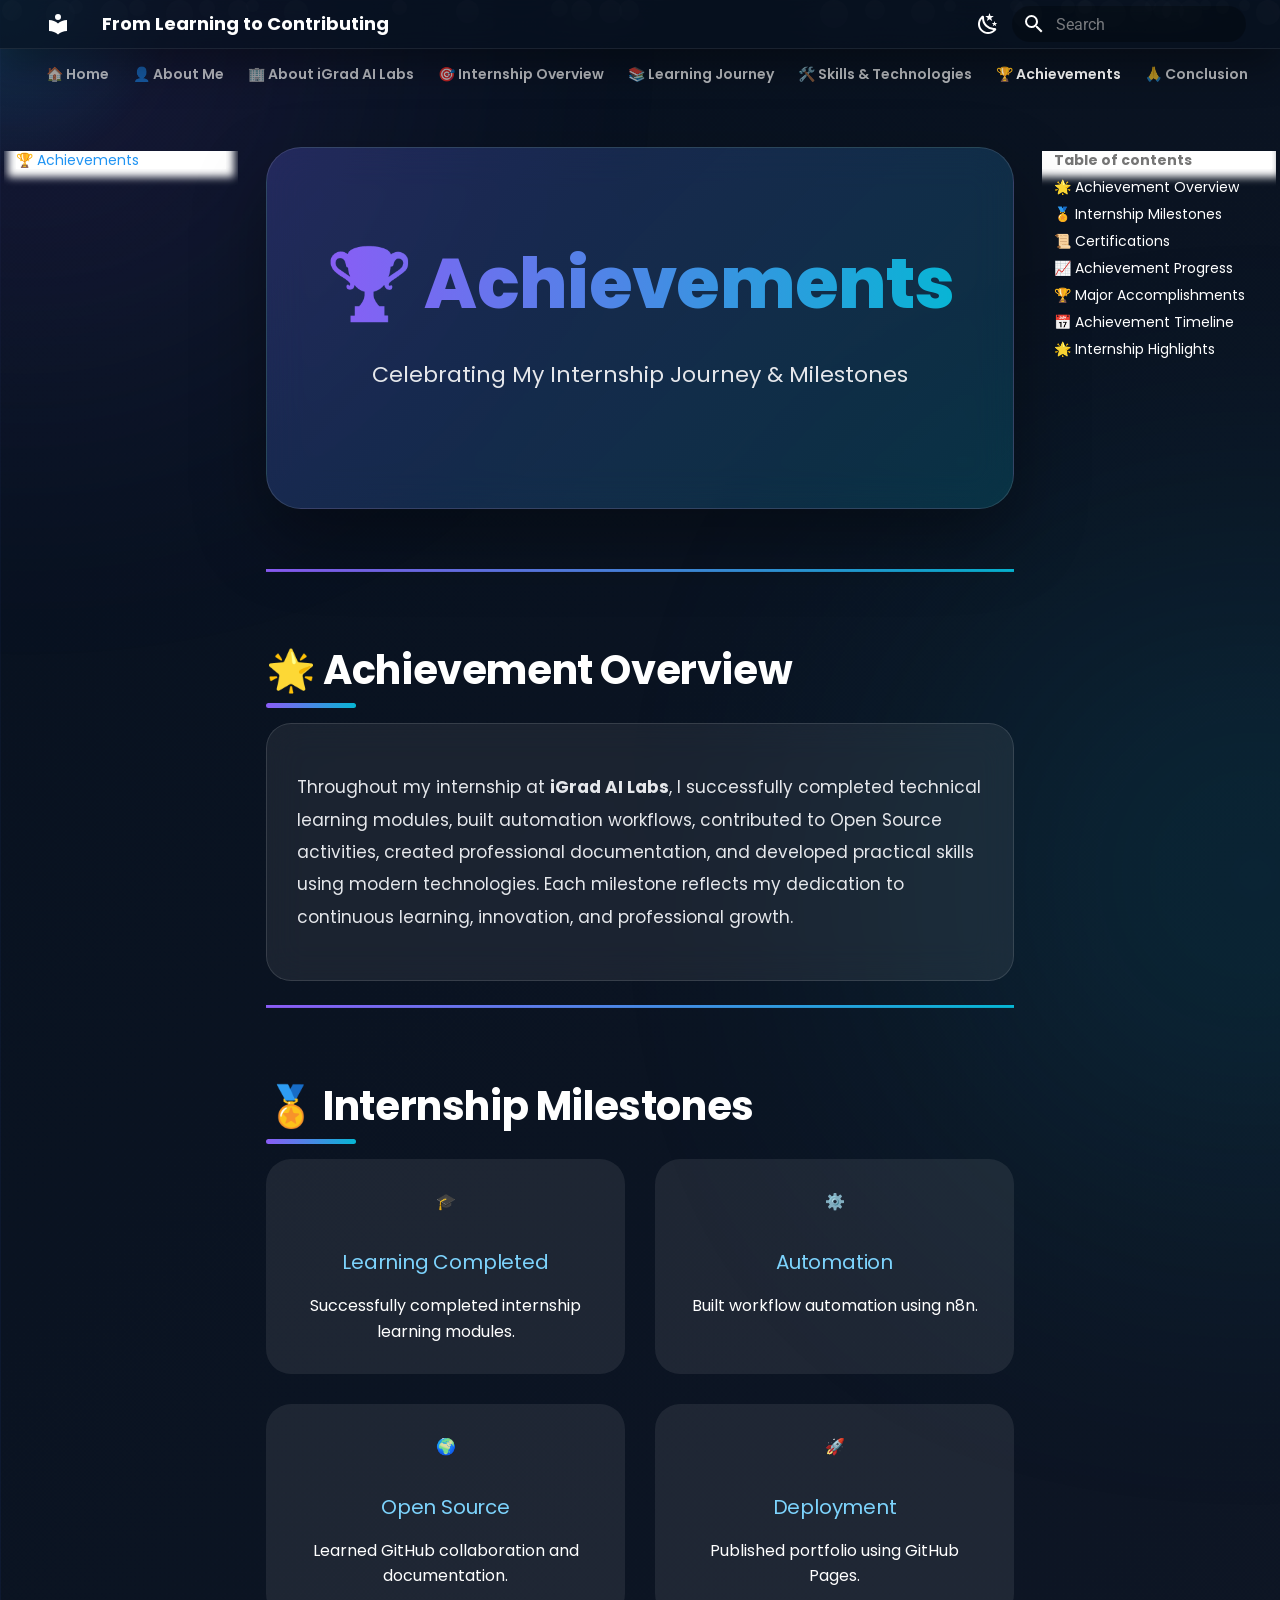
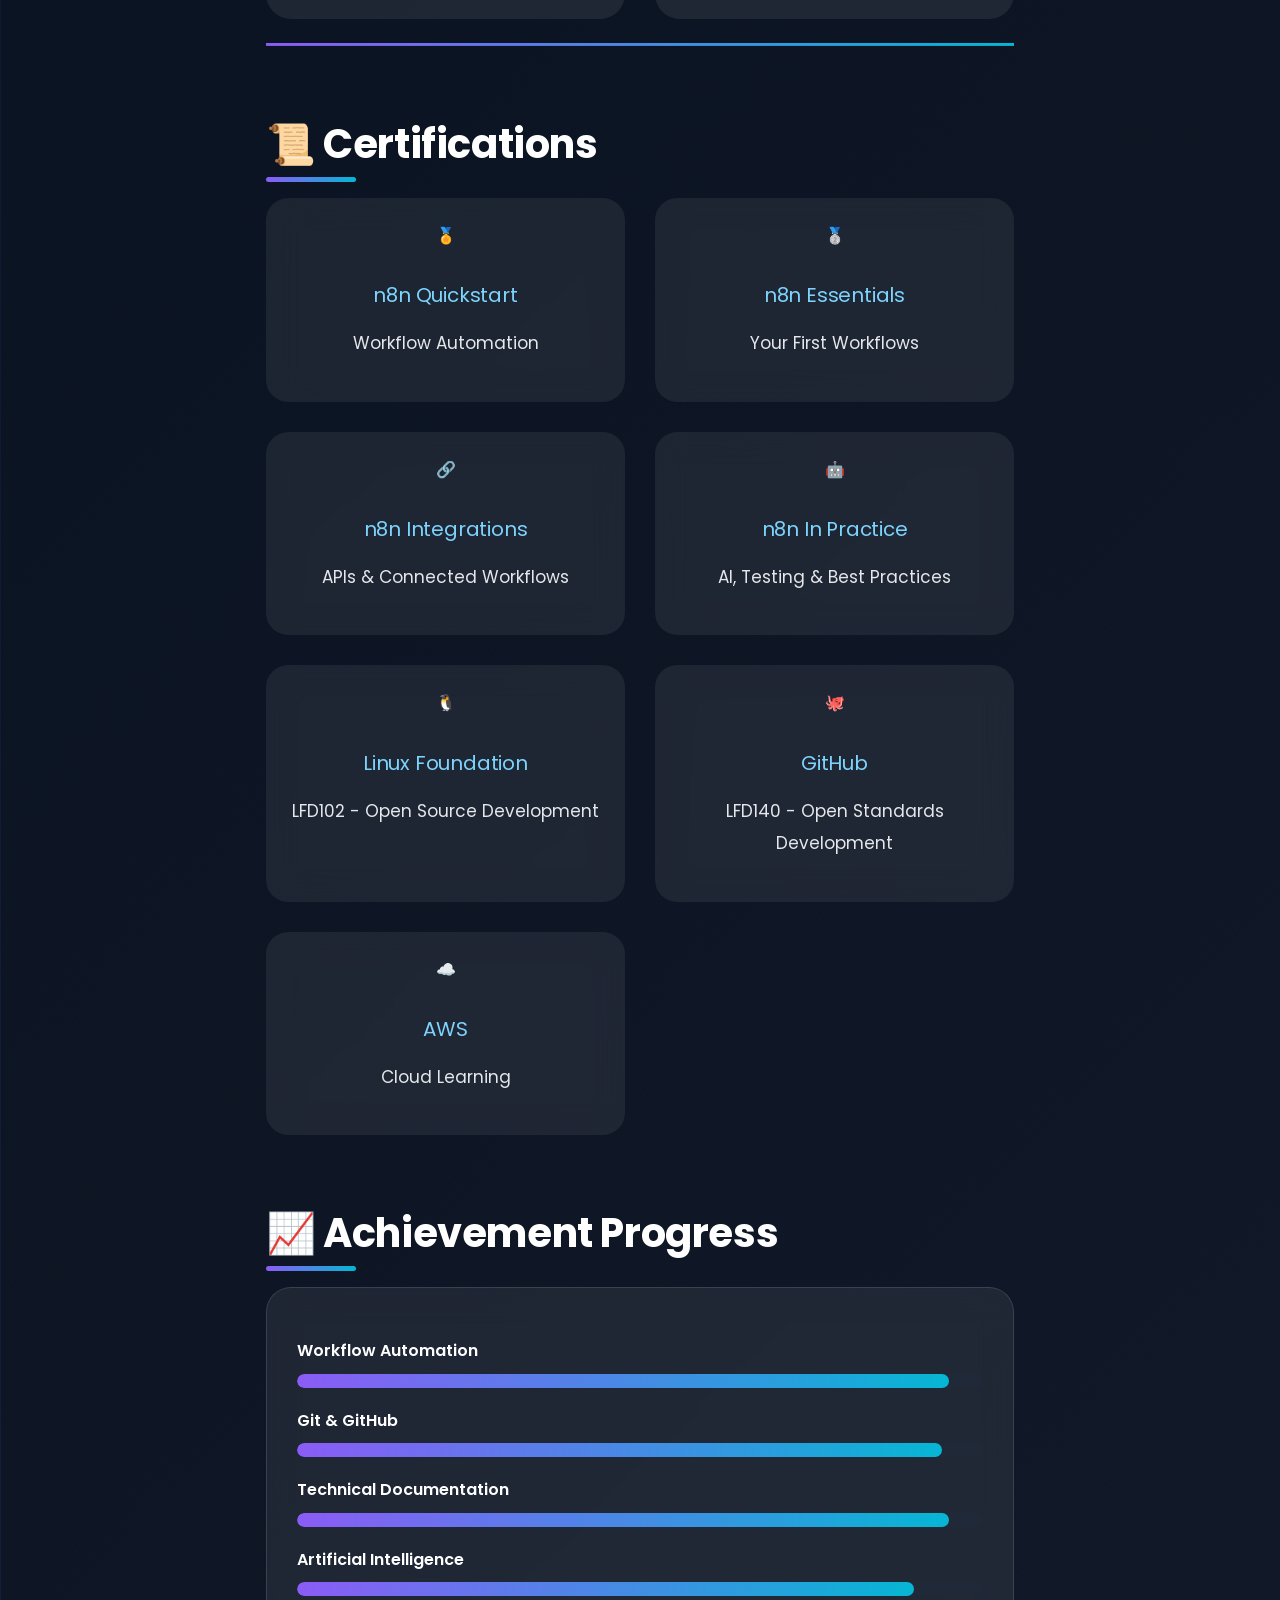
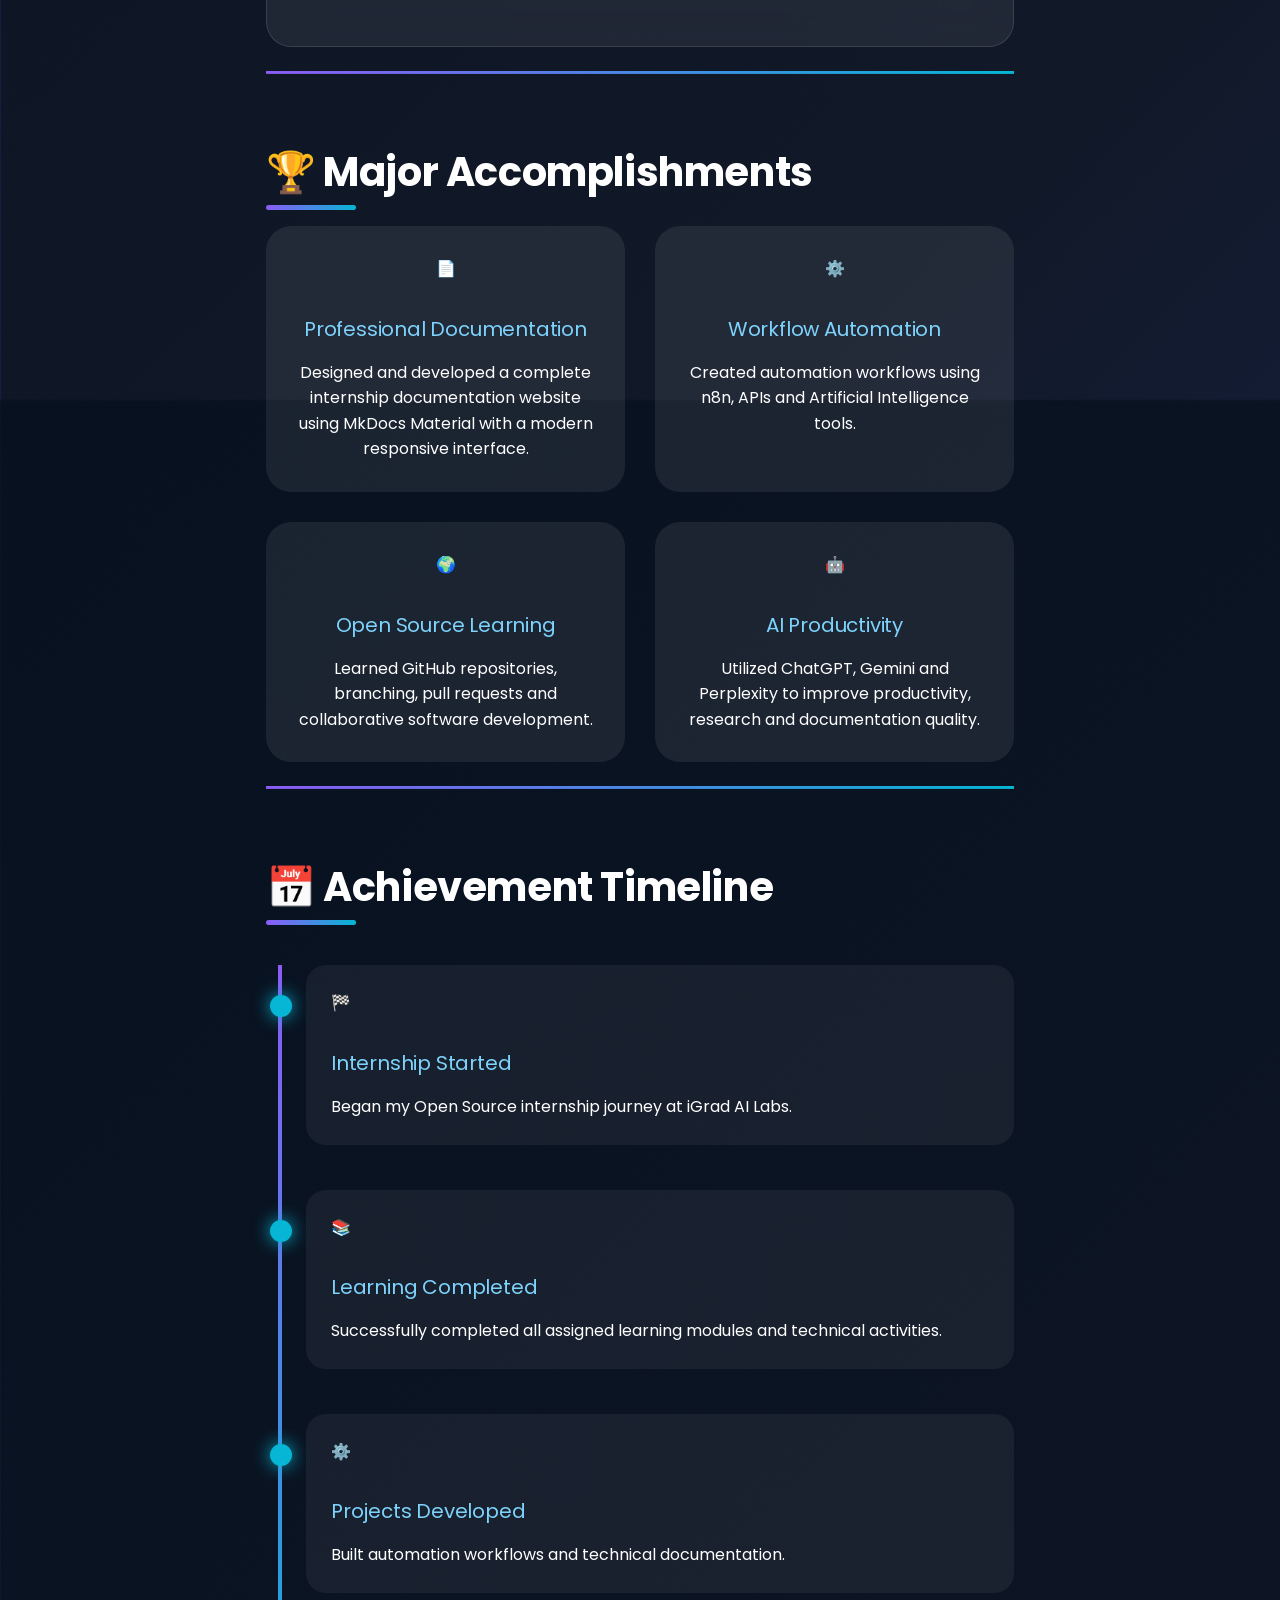
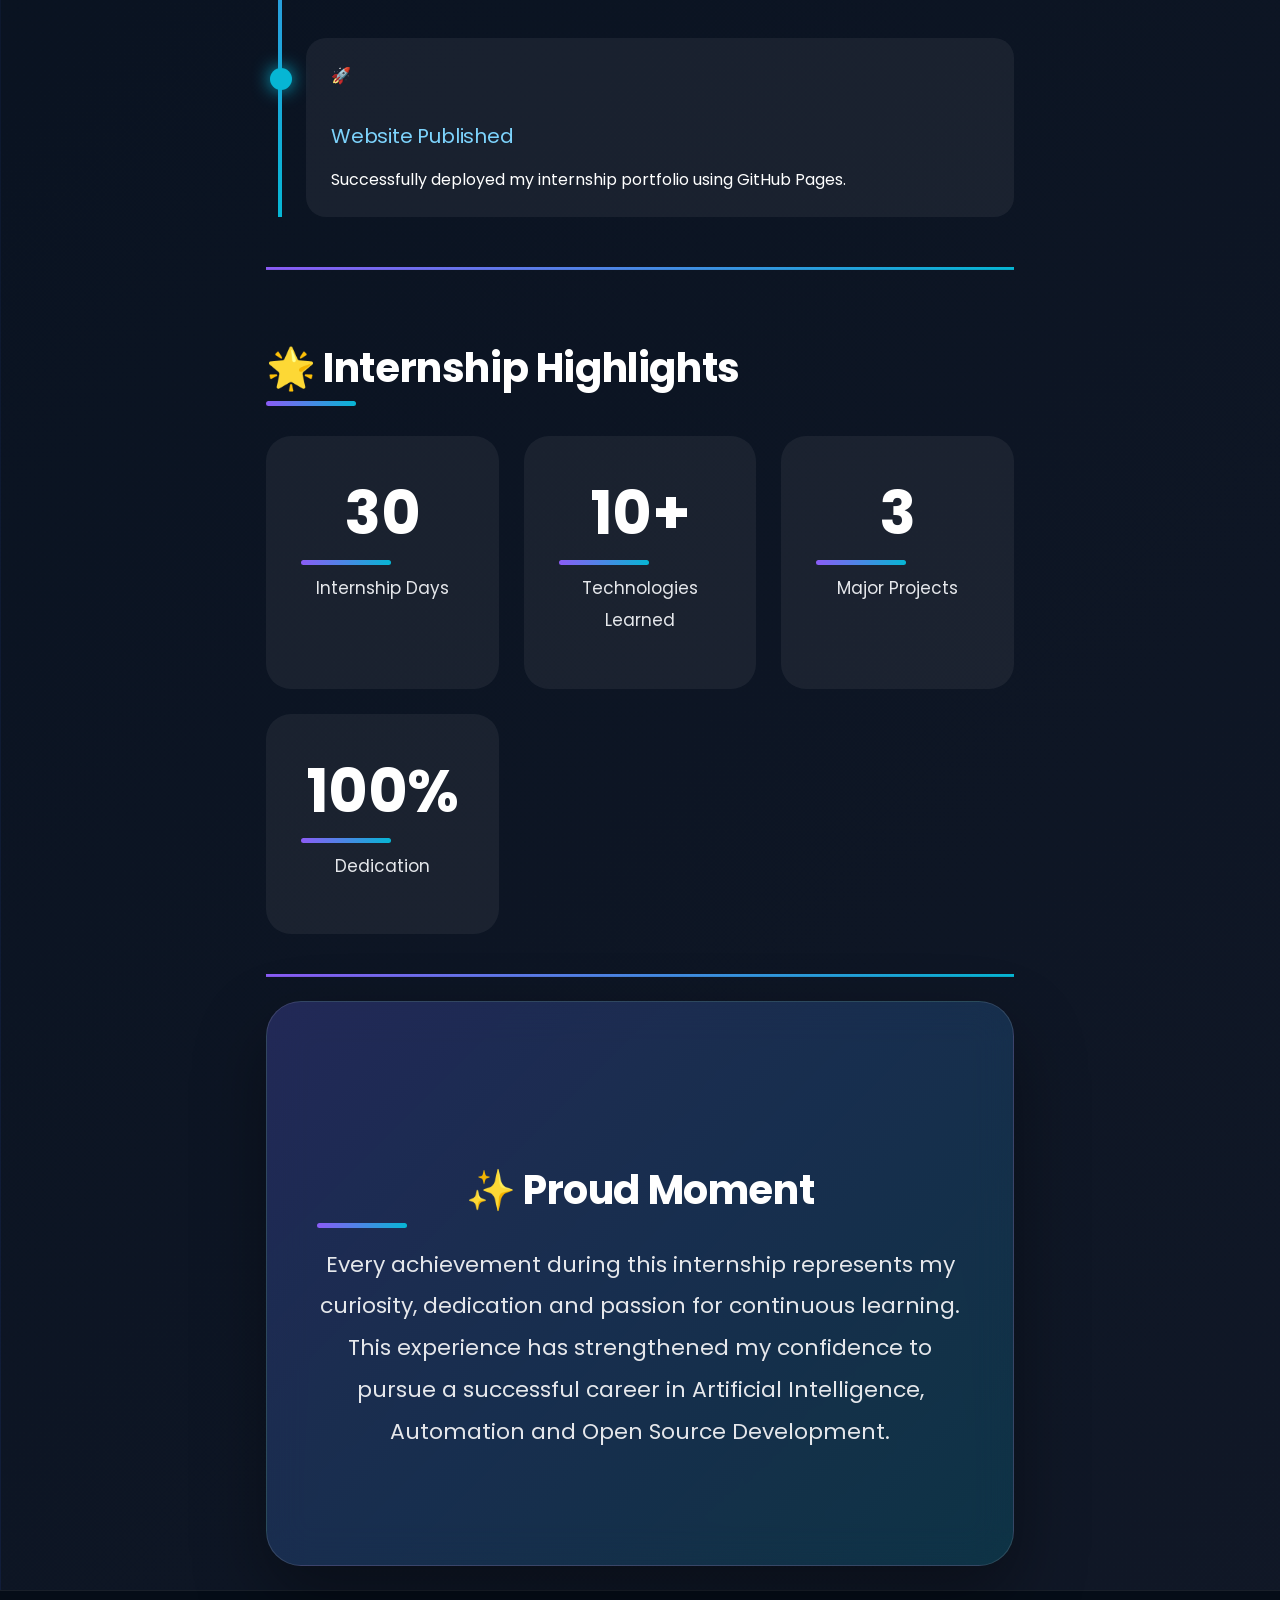
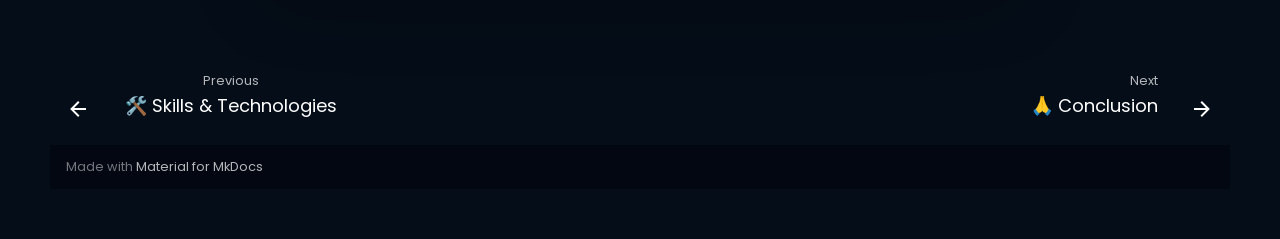
<file: achievements/index.html>
<!doctype html>
<html lang="en" class="no-js">
  <head>
    
      <meta charset="utf-8">
      <meta name="viewport" content="width=device-width,initial-scale=1">
      
        <meta name="description" content="My Open Source Internship Journey at iGrad AI Labs">
      
      
        <meta name="author" content="Hemawarshini Mahendran">
      
      
      
        <link rel="prev" href="../challenges/">
      
      
        <link rel="next" href="../conclusion/">
      
      
        
      
      
      <link rel="icon" href="../assets/images/favicon.png">
      <meta name="generator" content="mkdocs-1.6.1, mkdocs-material-9.7.6">
    
    
      
        <title>🏆 Achievements - From Learning to Contributing</title>
      
    
    
      <link rel="stylesheet" href="../assets/stylesheets/main.484c7ddc.min.css">
      
        
        <link rel="stylesheet" href="../assets/stylesheets/palette.ab4e12ef.min.css">
      
      


    
    
      
    
    
      
        
        
        <link rel="preconnect" href="https://fonts.gstatic.com" crossorigin>
        <link rel="stylesheet" href="https://fonts.googleapis.com/css?family=Roboto:300,300i,400,400i,700,700i%7CRoboto+Mono:400,400i,700,700i&display=fallback">
        <style>:root{--md-text-font:"Roboto";--md-code-font:"Roboto Mono"}</style>
      
    
    
      <link rel="stylesheet" href="https://unpkg.com/aos@2.3.4/dist/aos.css">
    
      <link rel="stylesheet" href="../assets/css/extra.css">
    
    <script>__md_scope=new URL("..",location),__md_hash=e=>[...e].reduce(((e,_)=>(e<<5)-e+_.charCodeAt(0)),0),__md_get=(e,_=localStorage,t=__md_scope)=>JSON.parse(_.getItem(t.pathname+"."+e)),__md_set=(e,_,t=localStorage,a=__md_scope)=>{try{t.setItem(a.pathname+"."+e,JSON.stringify(_))}catch(e){}}</script>
    
      

    
    
  </head>
  
  
    
    
      
    
    
    
    
    <body dir="ltr" data-md-color-scheme="default" data-md-color-primary="blue" data-md-color-accent="cyan">
  
    
    <input class="md-toggle" data-md-toggle="drawer" type="checkbox" id="__drawer" autocomplete="off">
    <input class="md-toggle" data-md-toggle="search" type="checkbox" id="__search" autocomplete="off">
    <label class="md-overlay" for="__drawer"></label>
    <div data-md-component="skip">
      
        
        <a href="#achievement-overview" class="md-skip">
          Skip to content
        </a>
      
    </div>
    <div data-md-component="announce">
      
    </div>
    
    
      

<header class="md-header" data-md-component="header">
  <nav class="md-header__inner md-grid" aria-label="Header">
    <a href=".." title="From Learning to Contributing" class="md-header__button md-logo" aria-label="From Learning to Contributing" data-md-component="logo">
      
  
  <svg xmlns="http://www.w3.org/2000/svg" viewBox="0 0 24 24"><path d="M12 8a3 3 0 0 0 3-3 3 3 0 0 0-3-3 3 3 0 0 0-3 3 3 3 0 0 0 3 3m0 3.54C9.64 9.35 6.5 8 3 8v11c3.5 0 6.64 1.35 9 3.54 2.36-2.19 5.5-3.54 9-3.54V8c-3.5 0-6.64 1.35-9 3.54"/></svg>

    </a>
    <label class="md-header__button md-icon" for="__drawer">
      
      <svg xmlns="http://www.w3.org/2000/svg" viewBox="0 0 24 24"><path d="M3 6h18v2H3zm0 5h18v2H3zm0 5h18v2H3z"/></svg>
    </label>
    <div class="md-header__title" data-md-component="header-title">
      <div class="md-header__ellipsis">
        <div class="md-header__topic">
          <span class="md-ellipsis">
            From Learning to Contributing
          </span>
        </div>
        <div class="md-header__topic" data-md-component="header-topic">
          <span class="md-ellipsis">
            
              🏆 Achievements
            
          </span>
        </div>
      </div>
    </div>
    
      
        <form class="md-header__option" data-md-component="palette">
  
    
    
    
    <input class="md-option" data-md-color-media="" data-md-color-scheme="default" data-md-color-primary="blue" data-md-color-accent="cyan"  aria-label="Switch to dark mode"  type="radio" name="__palette" id="__palette_0">
    
      <label class="md-header__button md-icon" title="Switch to dark mode" for="__palette_1" hidden>
        <svg xmlns="http://www.w3.org/2000/svg" viewBox="0 0 24 24"><path d="m17.75 4.09-2.53 1.94.91 3.06-2.63-1.81-2.63 1.81.91-3.06-2.53-1.94L12.44 4l1.06-3 1.06 3zm3.5 6.91-1.64 1.25.59 1.98-1.7-1.17-1.7 1.17.59-1.98L15.75 11l2.06-.05L18.5 9l.69 1.95zm-2.28 4.95c.83-.08 1.72 1.1 1.19 1.85-.32.45-.66.87-1.08 1.27C15.17 23 8.84 23 4.94 19.07c-3.91-3.9-3.91-10.24 0-14.14.4-.4.82-.76 1.27-1.08.75-.53 1.93.36 1.85 1.19-.27 2.86.69 5.83 2.89 8.02a9.96 9.96 0 0 0 8.02 2.89m-1.64 2.02a12.08 12.08 0 0 1-7.8-3.47c-2.17-2.19-3.33-5-3.49-7.82-2.81 3.14-2.7 7.96.31 10.98 3.02 3.01 7.84 3.12 10.98.31"/></svg>
      </label>
    
  
    
    
    
    <input class="md-option" data-md-color-media="" data-md-color-scheme="slate" data-md-color-primary="blue" data-md-color-accent="cyan"  aria-label="Switch to light mode"  type="radio" name="__palette" id="__palette_1">
    
      <label class="md-header__button md-icon" title="Switch to light mode" for="__palette_0" hidden>
        <svg xmlns="http://www.w3.org/2000/svg" viewBox="0 0 24 24"><path d="M12 7a5 5 0 0 1 5 5 5 5 0 0 1-5 5 5 5 0 0 1-5-5 5 5 0 0 1 5-5m0 2a3 3 0 0 0-3 3 3 3 0 0 0 3 3 3 3 0 0 0 3-3 3 3 0 0 0-3-3m0-7 2.39 3.42C13.65 5.15 12.84 5 12 5s-1.65.15-2.39.42zM3.34 7l4.16-.35A7.2 7.2 0 0 0 5.94 8.5c-.44.74-.69 1.5-.83 2.29zm.02 10 1.76-3.77a7.131 7.131 0 0 0 2.38 4.14zM20.65 7l-1.77 3.79a7.02 7.02 0 0 0-2.38-4.15zm-.01 10-4.14.36c.59-.51 1.12-1.14 1.54-1.86.42-.73.69-1.5.83-2.29zM12 22l-2.41-3.44c.74.27 1.55.44 2.41.44.82 0 1.63-.17 2.37-.44z"/></svg>
      </label>
    
  
</form>
      
    
    
      <script>var palette=__md_get("__palette");if(palette&&palette.color){if("(prefers-color-scheme)"===palette.color.media){var media=matchMedia("(prefers-color-scheme: light)"),input=document.querySelector(media.matches?"[data-md-color-media='(prefers-color-scheme: light)']":"[data-md-color-media='(prefers-color-scheme: dark)']");palette.color.media=input.getAttribute("data-md-color-media"),palette.color.scheme=input.getAttribute("data-md-color-scheme"),palette.color.primary=input.getAttribute("data-md-color-primary"),palette.color.accent=input.getAttribute("data-md-color-accent")}for(var[key,value]of Object.entries(palette.color))document.body.setAttribute("data-md-color-"+key,value)}</script>
    
    
    
      
      
        <label class="md-header__button md-icon" for="__search">
          
          <svg xmlns="http://www.w3.org/2000/svg" viewBox="0 0 24 24"><path d="M9.5 3A6.5 6.5 0 0 1 16 9.5c0 1.61-.59 3.09-1.56 4.23l.27.27h.79l5 5-1.5 1.5-5-5v-.79l-.27-.27A6.52 6.52 0 0 1 9.5 16 6.5 6.5 0 0 1 3 9.5 6.5 6.5 0 0 1 9.5 3m0 2C7 5 5 7 5 9.5S7 14 9.5 14 14 12 14 9.5 12 5 9.5 5"/></svg>
        </label>
        <div class="md-search" data-md-component="search" role="dialog">
  <label class="md-search__overlay" for="__search"></label>
  <div class="md-search__inner" role="search">
    <form class="md-search__form" name="search">
      <input type="text" class="md-search__input" name="query" aria-label="Search" placeholder="Search" autocapitalize="off" autocorrect="off" autocomplete="off" spellcheck="false" data-md-component="search-query" required>
      <label class="md-search__icon md-icon" for="__search">
        
        <svg xmlns="http://www.w3.org/2000/svg" viewBox="0 0 24 24"><path d="M9.5 3A6.5 6.5 0 0 1 16 9.5c0 1.61-.59 3.09-1.56 4.23l.27.27h.79l5 5-1.5 1.5-5-5v-.79l-.27-.27A6.52 6.52 0 0 1 9.5 16 6.5 6.5 0 0 1 3 9.5 6.5 6.5 0 0 1 9.5 3m0 2C7 5 5 7 5 9.5S7 14 9.5 14 14 12 14 9.5 12 5 9.5 5"/></svg>
        
        <svg xmlns="http://www.w3.org/2000/svg" viewBox="0 0 24 24"><path d="M20 11v2H8l5.5 5.5-1.42 1.42L4.16 12l7.92-7.92L13.5 5.5 8 11z"/></svg>
      </label>
      <nav class="md-search__options" aria-label="Search">
        
        <button type="reset" class="md-search__icon md-icon" title="Clear" aria-label="Clear" tabindex="-1">
          
          <svg xmlns="http://www.w3.org/2000/svg" viewBox="0 0 24 24"><path d="M19 6.41 17.59 5 12 10.59 6.41 5 5 6.41 10.59 12 5 17.59 6.41 19 12 13.41 17.59 19 19 17.59 13.41 12z"/></svg>
        </button>
      </nav>
      
        <div class="md-search__suggest" data-md-component="search-suggest"></div>
      
    </form>
    <div class="md-search__output">
      <div class="md-search__scrollwrap" tabindex="0" data-md-scrollfix>
        <div class="md-search-result" data-md-component="search-result">
          <div class="md-search-result__meta">
            Initializing search
          </div>
          <ol class="md-search-result__list" role="presentation"></ol>
        </div>
      </div>
    </div>
  </div>
</div>
      
    
    
  </nav>
  
</header>
    
    <div class="md-container" data-md-component="container">
      
      
        
          
            
<nav class="md-tabs" aria-label="Tabs" data-md-component="tabs">
  <div class="md-grid">
    <ul class="md-tabs__list">
      
        
  
  
  
  
    <li class="md-tabs__item">
      <a href=".." class="md-tabs__link">
        
  
  
    
  
  🏠 Home

      </a>
    </li>
  

      
        
  
  
  
  
    <li class="md-tabs__item">
      <a href="../about-me/" class="md-tabs__link">
        
  
  
    
  
  👤 About Me

      </a>
    </li>
  

      
        
  
  
  
  
    <li class="md-tabs__item">
      <a href="../about-igrad/" class="md-tabs__link">
        
  
  
    
  
  🏢 About iGrad AI Labs

      </a>
    </li>
  

      
        
  
  
  
  
    <li class="md-tabs__item">
      <a href="../internship-overview/" class="md-tabs__link">
        
  
  
    
  
  🎯 Internship Overview

      </a>
    </li>
  

      
        
  
  
  
  
    
    
      <li class="md-tabs__item">
        <a href="../learnings/" class="md-tabs__link">
          
  
  
  📚 Learning Journey

        </a>
      </li>
    
  

      
        
  
  
  
  
    <li class="md-tabs__item">
      <a href="../challenges/" class="md-tabs__link">
        
  
  
    
  
  🛠️ Skills & Technologies

      </a>
    </li>
  

      
        
  
  
  
    
  
  
    <li class="md-tabs__item md-tabs__item--active">
      <a href="./" class="md-tabs__link">
        
  
  
    
  
  🏆 Achievements

      </a>
    </li>
  

      
        
  
  
  
  
    <li class="md-tabs__item">
      <a href="../conclusion/" class="md-tabs__link">
        
  
  
    
  
  🙏 Conclusion

      </a>
    </li>
  

      
    </ul>
  </div>
</nav>
          
        
      
      <main class="md-main" data-md-component="main">
        <div class="md-main__inner md-grid">
          
            
              
              <div class="md-sidebar md-sidebar--primary" data-md-component="sidebar" data-md-type="navigation" >
                <div class="md-sidebar__scrollwrap">
                  <div class="md-sidebar__inner">
                    


  


<nav class="md-nav md-nav--primary md-nav--lifted" aria-label="Navigation" data-md-level="0">
  <label class="md-nav__title" for="__drawer">
    <a href=".." title="From Learning to Contributing" class="md-nav__button md-logo" aria-label="From Learning to Contributing" data-md-component="logo">
      
  
  <svg xmlns="http://www.w3.org/2000/svg" viewBox="0 0 24 24"><path d="M12 8a3 3 0 0 0 3-3 3 3 0 0 0-3-3 3 3 0 0 0-3 3 3 3 0 0 0 3 3m0 3.54C9.64 9.35 6.5 8 3 8v11c3.5 0 6.64 1.35 9 3.54 2.36-2.19 5.5-3.54 9-3.54V8c-3.5 0-6.64 1.35-9 3.54"/></svg>

    </a>
    From Learning to Contributing
  </label>
  
  <ul class="md-nav__list" data-md-scrollfix>
    
      
      
  
  
  
  
    <li class="md-nav__item">
      <a href=".." class="md-nav__link">
        
  
  
  <span class="md-ellipsis">
    
  
    🏠 Home
  

    
  </span>
  
  

      </a>
    </li>
  

    
      
      
  
  
  
  
    <li class="md-nav__item">
      <a href="../about-me/" class="md-nav__link">
        
  
  
  <span class="md-ellipsis">
    
  
    👤 About Me
  

    
  </span>
  
  

      </a>
    </li>
  

    
      
      
  
  
  
  
    <li class="md-nav__item">
      <a href="../about-igrad/" class="md-nav__link">
        
  
  
  <span class="md-ellipsis">
    
  
    🏢 About iGrad AI Labs
  

    
  </span>
  
  

      </a>
    </li>
  

    
      
      
  
  
  
  
    <li class="md-nav__item">
      <a href="../internship-overview/" class="md-nav__link">
        
  
  
  <span class="md-ellipsis">
    
  
    🎯 Internship Overview
  

    
  </span>
  
  

      </a>
    </li>
  

    
      
      
  
  
  
  
    
    
    
    
      
      
        
      
    
    
    <li class="md-nav__item md-nav__item--nested">
      
        
        
          
        
        <input class="md-nav__toggle md-toggle md-toggle--indeterminate" type="checkbox" id="__nav_5" >
        
          
          <label class="md-nav__link" for="__nav_5" id="__nav_5_label" tabindex="0">
            
  
  
  <span class="md-ellipsis">
    
  
    📚 Learning Journey
  

    
  </span>
  
  

            <span class="md-nav__icon md-icon"></span>
          </label>
        
        <nav class="md-nav" data-md-level="1" aria-labelledby="__nav_5_label" aria-expanded="false">
          <label class="md-nav__title" for="__nav_5">
            <span class="md-nav__icon md-icon"></span>
            
  
    📚 Learning Journey
  

          </label>
          <ul class="md-nav__list" data-md-scrollfix>
            
              
                
  
  
  
  
    <li class="md-nav__item">
      <a href="../learnings/" class="md-nav__link">
        
  
  
  <span class="md-ellipsis">
    
  
    n8n Courses
  

    
  </span>
  
  

      </a>
    </li>
  

              
            
              
                
  
  
  
  
    <li class="md-nav__item">
      <a href="../projects/" class="md-nav__link">
        
  
  
  <span class="md-ellipsis">
    
  
    Open Source Contributions
  

    
  </span>
  
  

      </a>
    </li>
  

              
            
              
                
  
  
  
  
    <li class="md-nav__item">
      <a href="../technologies/" class="md-nav__link">
        
  
  
  <span class="md-ellipsis">
    
  
    Automation Projects
  

    
  </span>
  
  

      </a>
    </li>
  

              
            
          </ul>
        </nav>
      
    </li>
  

    
      
      
  
  
  
  
    <li class="md-nav__item">
      <a href="../challenges/" class="md-nav__link">
        
  
  
  <span class="md-ellipsis">
    
  
    🛠️ Skills & Technologies
  

    
  </span>
  
  

      </a>
    </li>
  

    
      
      
  
  
    
  
  
  
    <li class="md-nav__item md-nav__item--active">
      
      <input class="md-nav__toggle md-toggle" type="checkbox" id="__toc">
      
      
      
        <label class="md-nav__link md-nav__link--active" for="__toc">
          
  
  
  <span class="md-ellipsis">
    
  
    🏆 Achievements
  

    
  </span>
  
  

          <span class="md-nav__icon md-icon"></span>
        </label>
      
      <a href="./" class="md-nav__link md-nav__link--active">
        
  
  
  <span class="md-ellipsis">
    
  
    🏆 Achievements
  

    
  </span>
  
  

      </a>
      
        

<nav class="md-nav md-nav--secondary" aria-label="Table of contents">
  
  
  
  
    <label class="md-nav__title" for="__toc">
      <span class="md-nav__icon md-icon"></span>
      Table of contents
    </label>
    <ul class="md-nav__list" data-md-component="toc" data-md-scrollfix>
      
        <li class="md-nav__item">
  <a href="#achievement-overview" class="md-nav__link">
    <span class="md-ellipsis">
      
        🌟 Achievement Overview
      
    </span>
  </a>
  
</li>
      
        <li class="md-nav__item">
  <a href="#internship-milestones" class="md-nav__link">
    <span class="md-ellipsis">
      
        🏅 Internship Milestones
      
    </span>
  </a>
  
</li>
      
        <li class="md-nav__item">
  <a href="#certifications" class="md-nav__link">
    <span class="md-ellipsis">
      
        📜 Certifications
      
    </span>
  </a>
  
</li>
      
        <li class="md-nav__item">
  <a href="#achievement-progress" class="md-nav__link">
    <span class="md-ellipsis">
      
        📈 Achievement Progress
      
    </span>
  </a>
  
</li>
      
        <li class="md-nav__item">
  <a href="#major-accomplishments" class="md-nav__link">
    <span class="md-ellipsis">
      
        🏆 Major Accomplishments
      
    </span>
  </a>
  
</li>
      
        <li class="md-nav__item">
  <a href="#achievement-timeline" class="md-nav__link">
    <span class="md-ellipsis">
      
        📅 Achievement Timeline
      
    </span>
  </a>
  
</li>
      
        <li class="md-nav__item">
  <a href="#internship-highlights" class="md-nav__link">
    <span class="md-ellipsis">
      
        🌟 Internship Highlights
      
    </span>
  </a>
  
</li>
      
    </ul>
  
</nav>
      
    </li>
  

    
      
      
  
  
  
  
    <li class="md-nav__item">
      <a href="../conclusion/" class="md-nav__link">
        
  
  
  <span class="md-ellipsis">
    
  
    🙏 Conclusion
  

    
  </span>
  
  

      </a>
    </li>
  

    
  </ul>
</nav>
                  </div>
                </div>
              </div>
            
            
              
              <div class="md-sidebar md-sidebar--secondary" data-md-component="sidebar" data-md-type="toc" >
                <div class="md-sidebar__scrollwrap">
                  <div class="md-sidebar__inner">
                    

<nav class="md-nav md-nav--secondary" aria-label="Table of contents">
  
  
  
  
    <label class="md-nav__title" for="__toc">
      <span class="md-nav__icon md-icon"></span>
      Table of contents
    </label>
    <ul class="md-nav__list" data-md-component="toc" data-md-scrollfix>
      
        <li class="md-nav__item">
  <a href="#achievement-overview" class="md-nav__link">
    <span class="md-ellipsis">
      
        🌟 Achievement Overview
      
    </span>
  </a>
  
</li>
      
        <li class="md-nav__item">
  <a href="#internship-milestones" class="md-nav__link">
    <span class="md-ellipsis">
      
        🏅 Internship Milestones
      
    </span>
  </a>
  
</li>
      
        <li class="md-nav__item">
  <a href="#certifications" class="md-nav__link">
    <span class="md-ellipsis">
      
        📜 Certifications
      
    </span>
  </a>
  
</li>
      
        <li class="md-nav__item">
  <a href="#achievement-progress" class="md-nav__link">
    <span class="md-ellipsis">
      
        📈 Achievement Progress
      
    </span>
  </a>
  
</li>
      
        <li class="md-nav__item">
  <a href="#major-accomplishments" class="md-nav__link">
    <span class="md-ellipsis">
      
        🏆 Major Accomplishments
      
    </span>
  </a>
  
</li>
      
        <li class="md-nav__item">
  <a href="#achievement-timeline" class="md-nav__link">
    <span class="md-ellipsis">
      
        📅 Achievement Timeline
      
    </span>
  </a>
  
</li>
      
        <li class="md-nav__item">
  <a href="#internship-highlights" class="md-nav__link">
    <span class="md-ellipsis">
      
        🌟 Internship Highlights
      
    </span>
  </a>
  
</li>
      
    </ul>
  
</nav>
                  </div>
                </div>
              </div>
            
          
          
            <div class="md-content" data-md-component="content">
              
              <article class="md-content__inner md-typeset">
                
                  



<div class="hero">

<h1 class="hero-title typing">

🏆 Achievements

</h1>

<p style="font-size:22px;">

Celebrating My Internship Journey & Milestones

</p>

</div>

<hr />
<h2 id="achievement-overview">🌟 Achievement Overview<a class="headerlink" href="#achievement-overview" title="Permanent link">&para;</a></h2>
<div class="card">

<p>

Throughout my internship at <b>iGrad AI Labs</b>, I successfully completed technical learning modules, built automation workflows, contributed to Open Source activities, created professional documentation, and developed practical skills using modern technologies.

Each milestone reflects my dedication to continuous learning, innovation, and professional growth.

</p>

</div>

<hr />
<h2 id="internship-milestones">🏅 Internship Milestones<a class="headerlink" href="#internship-milestones" title="Permanent link">&para;</a></h2>
<div class="achievement">

<div class="achievement-card">

🎓

<h3>Learning Completed</h3>

Successfully completed internship learning modules.

</div>

<div class="achievement-card">

⚙️

<h3>Automation</h3>

Built workflow automation using n8n.

</div>

<div class="achievement-card">

🌍

<h3>Open Source</h3>

Learned GitHub collaboration and documentation.

</div>

<div class="achievement-card">

🚀

<h3>Deployment</h3>

Published portfolio using GitHub Pages.

</div>

</div>

<hr />
<h2 id="certifications">📜 Certifications<a class="headerlink" href="#certifications" title="Permanent link">&para;</a></h2>
<div class="achievement">

<a href="../assets/certificates/n8n-quickstart.pdf" target="_blank" class="tech-card">
    <div class="icon">🏅</div>
    <h3>n8n Quickstart</h3>
    <p>Workflow Automation</p>
</a>

<a href="../assets/certificates/n8n-essentials.pdf" target="_blank" class="tech-card">
    <div class="icon">🥈</div>
    <h3>n8n Essentials</h3>
    <p>Your First Workflows</p>
</a>

<a href="../assets/certificates/n8n-integrations.pdf" target="_blank" class="tech-card">
    <div class="icon">🔗</div>
    <h3>n8n Integrations</h3>
    <p>APIs & Connected Workflows</p>
</a>

<a href="../assets/certificates/n8n-in-practice.pdf" target="_blank" class="tech-card">
    <div class="icon">🤖</div>
    <h3>n8n In Practice</h3>
    <p>AI, Testing & Best Practices</p>
</a>

<a href="../assets/certificates/linux-lfd102.pdf" target="_blank" class="tech-card">
    <div class="icon">🐧</div>
    <h3>Linux Foundation</h3>
    <p>LFD102 - Open Source Development</p>
</a>

<a href="../assets/certificates/github-lfd140.pdf" target="_blank" class="tech-card">
    <div class="icon">🐙</div>
    <h3>GitHub</h3>
    <p>LFD140 - Open Standards Development</p>
</a>

<div class="tech-card">
    <div class="icon">☁️</div>
    <h3>AWS</h3>
    <p>Cloud Learning</p>
</div>

</div>

<h2 id="achievement-progress">📈 Achievement Progress<a class="headerlink" href="#achievement-progress" title="Permanent link">&para;</a></h2>
<div class="card">

<div class="skill">

<div class="skill-title">

Workflow Automation

</div>

<div class="progress">

<span style="width:95%"></span>

</div>

</div>

<div class="skill">

<div class="skill-title">

Git & GitHub

</div>

<div class="progress">

<span style="width:94%"></span>

</div>

</div>

<div class="skill">

<div class="skill-title">

Technical Documentation

</div>

<div class="progress">

<span style="width:95%"></span>

</div>

</div>

<div class="skill">

<div class="skill-title">

Artificial Intelligence

</div>

<div class="progress">

<span style="width:90%"></span>

</div>

</div>

</div>

<hr />
<h2 id="major-accomplishments">🏆 Major Accomplishments<a class="headerlink" href="#major-accomplishments" title="Permanent link">&para;</a></h2>
<div class="achievement">

<div class="achievement-card">

📄

<h3>Professional Documentation</h3>

Designed and developed a complete internship documentation website using MkDocs Material with a modern responsive interface.

</div>

<div class="achievement-card">

⚙️

<h3>Workflow Automation</h3>

Created automation workflows using n8n, APIs and Artificial Intelligence tools.

</div>

<div class="achievement-card">

🌍

<h3>Open Source Learning</h3>

Learned GitHub repositories, branching, pull requests and collaborative software development.

</div>

<div class="achievement-card">

🤖

<h3>AI Productivity</h3>

Utilized ChatGPT, Gemini and Perplexity to improve productivity, research and documentation quality.

</div>

</div>

<hr />
<h2 id="achievement-timeline">📅 Achievement Timeline<a class="headerlink" href="#achievement-timeline" title="Permanent link">&para;</a></h2>
<div class="timeline">

<div class="timeline-item">

🏁

<h3>Internship Started</h3>

Began my Open Source internship journey at iGrad AI Labs.

</div>

<div class="timeline-item">

📚

<h3>Learning Completed</h3>

Successfully completed all assigned learning modules and technical activities.

</div>

<div class="timeline-item">

⚙️

<h3>Projects Developed</h3>

Built automation workflows and technical documentation.

</div>

<div class="timeline-item">

🚀

<h3>Website Published</h3>

Successfully deployed my internship portfolio using GitHub Pages.

</div>

</div>

<hr />
<h2 id="internship-highlights">🌟 Internship Highlights<a class="headerlink" href="#internship-highlights" title="Permanent link">&para;</a></h2>
<div class="stats">

<div class="stat-box">

<h2>30</h2>

<p>Internship Days</p>

</div>

<div class="stat-box">

<h2>10+</h2>

<p>Technologies Learned</p>

</div>

<div class="stat-box">

<h2>3</h2>

<p>Major Projects</p>

</div>

<div class="stat-box">

<h2>100%</h2>

<p>Dedication</p>

</div>

</div>

<hr />
<div class="hero">

<h2>

✨ Proud Moment

</h2>

<p style="font-size:22px;">

Every achievement during this internship represents my curiosity, dedication and passion for continuous learning. This experience has strengthened my confidence to pursue a successful career in Artificial Intelligence, Automation and Open Source Development.

</p>

</div>












                
              </article>
            </div>
          
          
  <script>var tabs=__md_get("__tabs");if(Array.isArray(tabs))e:for(var set of document.querySelectorAll(".tabbed-set")){var labels=set.querySelector(".tabbed-labels");for(var tab of tabs)for(var label of labels.getElementsByTagName("label"))if(label.innerText.trim()===tab){var input=document.getElementById(label.htmlFor);input.checked=!0;continue e}}</script>

<script>var target=document.getElementById(location.hash.slice(1));target&&target.name&&(target.checked=target.name.startsWith("__tabbed_"))</script>
        </div>
        
          <button type="button" class="md-top md-icon" data-md-component="top" hidden>
  
  <svg xmlns="http://www.w3.org/2000/svg" viewBox="0 0 24 24"><path d="M13 20h-2V8l-5.5 5.5-1.42-1.42L12 4.16l7.92 7.92-1.42 1.42L13 8z"/></svg>
  Back to top
</button>
        
      </main>
      
        <footer class="md-footer">
  
    
      
      <nav class="md-footer__inner md-grid" aria-label="Footer" >
        
          
          <a href="../challenges/" class="md-footer__link md-footer__link--prev" aria-label="Previous: 🛠️ Skills &amp; Technologies">
            <div class="md-footer__button md-icon">
              
              <svg xmlns="http://www.w3.org/2000/svg" viewBox="0 0 24 24"><path d="M20 11v2H8l5.5 5.5-1.42 1.42L4.16 12l7.92-7.92L13.5 5.5 8 11z"/></svg>
            </div>
            <div class="md-footer__title">
              <span class="md-footer__direction">
                Previous
              </span>
              <div class="md-ellipsis">
                🛠️ Skills & Technologies
              </div>
            </div>
          </a>
        
        
          
          <a href="../conclusion/" class="md-footer__link md-footer__link--next" aria-label="Next: 🙏 Conclusion">
            <div class="md-footer__title">
              <span class="md-footer__direction">
                Next
              </span>
              <div class="md-ellipsis">
                🙏 Conclusion
              </div>
            </div>
            <div class="md-footer__button md-icon">
              
              <svg xmlns="http://www.w3.org/2000/svg" viewBox="0 0 24 24"><path d="M4 11v2h12l-5.5 5.5 1.42 1.42L19.84 12l-7.92-7.92L10.5 5.5 16 11z"/></svg>
            </div>
          </a>
        
      </nav>
    
  
  <div class="md-footer-meta md-typeset">
    <div class="md-footer-meta__inner md-grid">
      <div class="md-copyright">
  
  
    Made with
    <a href="https://squidfunk.github.io/mkdocs-material/" target="_blank" rel="noopener">
      Material for MkDocs
    </a>
  
</div>
      
    </div>
  </div>
</footer>
      
    </div>
    <div class="md-dialog" data-md-component="dialog">
      <div class="md-dialog__inner md-typeset"></div>
    </div>
    
      <div class="md-progress" data-md-component="progress" role="progressbar"></div>
    
    
    
      
      
      <script id="__config" type="application/json">{"annotate": null, "base": "..", "features": ["navigation.tabs", "navigation.sections", "navigation.expand", "navigation.top", "navigation.footer", "navigation.instant", "navigation.instant.progress", "search.highlight", "search.suggest", "content.code.copy", "content.tabs.link"], "search": "../assets/javascripts/workers/search.2c215733.min.js", "tags": null, "translations": {"clipboard.copied": "Copied to clipboard", "clipboard.copy": "Copy to clipboard", "search.result.more.one": "1 more on this page", "search.result.more.other": "# more on this page", "search.result.none": "No matching documents", "search.result.one": "1 matching document", "search.result.other": "# matching documents", "search.result.placeholder": "Type to start searching", "search.result.term.missing": "Missing", "select.version": "Select version"}, "version": null}</script>
    
    
      <script src="../assets/javascripts/bundle.79ae519e.min.js"></script>
      
        <script src="https://unpkg.com/aos@2.3.4/dist/aos.js"></script>
      
        <script src="../assets/js/custom.js"></script>
      
    
  </body>
</html>
</file>
<file: assets/css/extra.css>
/* ===========================
   PREMIUM UI PART 1
=========================== */

@import url('https://fonts.googleapis.com/css2?family=Poppins:wght@300;400;500;600;700;800&display=swap');

:root{

--primary:#6C63FF;
--secondary:#4F46E5;
--accent:#06B6D4;
--pink:#EC4899;
--green:#10B981;

--bg:#07111f;
--card:rgba(255,255,255,.08);
--border:rgba(255,255,255,.15);

--text:#ffffff;
--text2:#d4d4d4;

}

html{

scroll-behavior:smooth;

}

body{

font-family:'Poppins',sans-serif;
background:linear-gradient(135deg,#07111f,#111827,#1E3A8A);
background-size:400% 400%;
animation:bgMove 15s infinite alternate;
color:white;

}

/* ===========================
HEADER
=========================== */

.md-header{

background:rgba(7,17,31,.7)!important;
backdrop-filter:blur(18px);
box-shadow:0 15px 40px rgba(0,0,0,.4);

}

.md-tabs{

background:transparent!important;

}

.md-tabs__link{

font-weight:600;
transition:.35s;

}

.md-tabs__link:hover{

color:#7dd3fc!important;
transform:translateY(-3px);

}

/* ===========================
PAGE
=========================== */

.md-main__inner{

max-width:1400px;

}

/* ===========================
HERO TITLE
=========================== */

h1{

font-size:3.5rem!important;
font-weight:800!important;

background:linear-gradient(
90deg,
#8B5CF6,
#06B6D4,
#38BDF8,
#8B5CF6);

background-size:300%;

-webkit-background-clip:text;
-webkit-text-fill-color:transparent;

animation:gradientText 6s linear infinite;

margin-bottom:25px!important;

}

h2{

font-size:2rem!important;
font-weight:700!important;

color:white!important;

margin-top:70px!important;

position:relative;

}

h2::after{

content:'';

position:absolute;

left:0;
bottom:-10px;

width:90px;
height:5px;

background:linear-gradient(90deg,#8B5CF6,#06B6D4);

border-radius:30px;

transition:.4s;

}

h2:hover::after{

width:180px;

}

h3{

color:#7dd3fc!important;

}

/* ===========================
CARD
=========================== */

.md-typeset table,
.md-typeset .admonition{

background:rgba(255,255,255,.06);

backdrop-filter:blur(20px);

border:1px solid rgba(255,255,255,.15);

border-radius:22px;

overflow:hidden;

transition:.45s;

box-shadow:
0 15px 40px rgba(0,0,0,.3);

}

.md-typeset table:hover,
.md-typeset .admonition:hover{

transform:
translateY(-12px)
scale(1.02);

box-shadow:
0 25px 60px rgba(99,102,241,.35);

}

/* ===========================
IMAGE
=========================== */

img{

border-radius:18px;

transition:.5s;

box-shadow:
0 20px 50px rgba(0,0,0,.4);

}

img:hover{

transform:
scale(1.08)
rotate(2deg);

box-shadow:
0 25px 60px rgba(99,102,241,.45);

}

/* ===========================
BUTTON
=========================== */

.md-button{

background:linear-gradient(90deg,#6366F1,#06B6D4)!important;

border:none!important;

border-radius:40px!important;

color:white!important;

padding:14px 30px!important;

font-weight:600;

transition:.35s;

}

.md-button:hover{

transform:translateY(-5px);

box-shadow:
0 20px 45px rgba(6,182,212,.4);

}

/* ===========================
TABLE
=========================== */

th{

background:#312E81!important;

color:white!important;

}

td{

background:rgba(255,255,255,.03);

}

/* ===========================
SCROLLBAR
=========================== */

::-webkit-scrollbar{

width:10px;

}

::-webkit-scrollbar-thumb{

background:linear-gradient(#8B5CF6,#06B6D4);

border-radius:30px;

}

/* ===========================
ANIMATIONS
=========================== */

@keyframes gradientText{

0%{background-position:0%}

100%{background-position:300%}

}

@keyframes bgMove{

0%{

background-position:left;

}

100%{

background-position:right;

}

}
/* ===========================
PREMIUM UI PART 2
=========================== */

/* Floating Background */

body::before{

content:'';

position:fixed;

top:-250px;
left:-250px;

width:550px;
height:550px;

background:#8B5CF6;

filter:blur(180px);

opacity:.18;

border-radius:50%;

animation:floatBlob1 18s infinite alternate;

pointer-events:none;

z-index:-1;

}

body::after{

content:'';

position:fixed;

bottom:-250px;
right:-250px;

width:550px;
height:550px;

background:#06B6D4;

filter:blur(180px);

opacity:.18;

border-radius:50%;

animation:floatBlob2 18s infinite alternate;

pointer-events:none;

z-index:-1;

}

/* Paragraph */

.md-typeset p{

font-size:17px;

line-height:1.9;

color:#e5e7eb;

animation:fadeUp .8s;

}

/* List */

.md-typeset ul li,
.md-typeset ol li{

margin-bottom:12px;

transition:.35s;

}

.md-typeset ul li:hover,
.md-typeset ol li:hover{

transform:translateX(10px);

color:#7dd3fc;

}

/* Blockquote */

.md-typeset blockquote{

background:rgba(255,255,255,.06);

border-left:5px solid #06B6D4;

padding:20px;

border-radius:18px;

font-size:18px;

transition:.4s;

}

.md-typeset blockquote:hover{

transform:scale(1.03);

box-shadow:0 20px 50px rgba(6,182,212,.35);

}

/* Code */

.md-typeset code{

background:#1e293b;

padding:4px 8px;

border-radius:8px;

color:#7dd3fc;

}

/* Navigation */

.md-nav__link{

transition:.35s;

}

.md-nav__link:hover{

padding-left:10px;

color:#7dd3fc!important;

}

/* Search */

.md-search__form{

border-radius:30px;

overflow:hidden;

}

/* Footer */

.md-footer{

background:#050d18;

}

.md-footer-meta{

background:#030712;

}

/* Horizontal line */

hr{

border:none;

height:2px;

background:linear-gradient(90deg,#8B5CF6,#06B6D4);

margin:50px 0;

}

/* Selection */

::selection{

background:#06B6D4;

color:white;

}

/* Glow */

.glow{

animation:glow 2s infinite alternate;

}

/* Floating */

.float{

animation:floating 4s ease-in-out infinite;

}

/* Glass */

.glass{

background:rgba(255,255,255,.08);

backdrop-filter:blur(18px);

border:1px solid rgba(255,255,255,.15);

border-radius:24px;

}

/* Animations */

@keyframes fadeUp{

from{

opacity:0;

transform:translateY(30px);

}

to{

opacity:1;

transform:translateY(0);

}

}

@keyframes glow{

from{

box-shadow:0 0 10px #06B6D4;

}

to{

box-shadow:0 0 35px #8B5CF6;

}

}

@keyframes floating{

0%{

transform:translateY(0);

}

50%{

transform:translateY(-12px);

}

100%{

transform:translateY(0);

}

}

@keyframes floatBlob1{

0%{

transform:translate(0,0);

}

100%{

transform:translate(120px,80px);

}

}

@keyframes floatBlob2{

0%{

transform:translate(0,0);

}

100%{

transform:translate(-120px,-80px);

}

}
/* ===========================
PREMIUM UI PART 3
=========================== */

/* Hero Section */

.hero{

padding:90px 50px;

text-align:center;

border-radius:35px;

background:
linear-gradient(
135deg,
rgba(99,102,241,.25),
rgba(6,182,212,.18));

backdrop-filter:blur(20px);

border:1px solid rgba(255,255,255,.12);

box-shadow:
0 30px 70px rgba(0,0,0,.35);

margin-bottom:60px;

animation:heroFloat 5s ease-in-out infinite;

}

/* Cards */

.card{

padding:30px;

border-radius:25px;

background:rgba(255,255,255,.07);

backdrop-filter:blur(18px);

border:1px solid rgba(255,255,255,.12);

transition:.45s;

overflow:hidden;

position:relative;

}

.card::before{

content:'';

position:absolute;

top:0;
left:-120%;

width:120%;
height:100%;

background:

linear-gradient(

90deg,

transparent,

rgba(255,255,255,.18),

transparent);

transition:.8s;

}

.card:hover::before{

left:120%;

}

.card:hover{

transform:

translateY(-15px)
scale(1.03);

box-shadow:

0 25px 60px rgba(99,102,241,.35);

}

/* Technology Icons */

.tech-grid{

display:grid;

grid-template-columns:

repeat(auto-fit,minmax(140px,1fr));

gap:25px;

margin-top:40px;

}

.tech-card{

padding:25px;

text-align:center;

border-radius:22px;

background:rgba(255,255,255,.07);

backdrop-filter:blur(16px);

transition:.4s;

cursor:pointer;

}

.tech-card img{

width:60px;

height:60px;

margin-bottom:15px;

}

.tech-card:hover{

transform:

translateY(-12px)
rotate(2deg);

background:

linear-gradient(

135deg,

rgba(99,102,241,.28),

rgba(6,182,212,.22));

}

/* Timeline */

.timeline{

position:relative;

margin:50px 0;

padding-left:40px;

}

.timeline::before{

content:'';

position:absolute;

left:12px;

top:0;

width:4px;

height:100%;

background:

linear-gradient(

#8B5CF6,

#06B6D4);

}

.timeline-item{

position:relative;

margin-bottom:45px;

padding:25px;

border-radius:20px;

background:rgba(255,255,255,.06);

transition:.4s;

}

.timeline-item::before{

content:'';

position:absolute;

left:-36px;

top:30px;

width:22px;

height:22px;

border-radius:50%;

background:#06B6D4;

box-shadow:

0 0 18px #06B6D4;

}

.timeline-item:hover{

transform:

translateX(12px);

}

/* Progress Bar */

.progress{

width:100%;

height:14px;

background:#1f2937;

border-radius:30px;

overflow:hidden;

margin-top:10px;

}

.progress span{

display:block;

height:100%;

background:

linear-gradient(

90deg,

#8B5CF6,

#06B6D4);

border-radius:30px;

animation:fillBar 2s;

}

/* Statistics */

.stats{

display:grid;

grid-template-columns:

repeat(auto-fit,minmax(220px,1fr));

gap:25px;

margin:40px 0;

}

.stat-box{

padding:35px;

border-radius:25px;

text-align:center;

background:

rgba(255,255,255,.06);

transition:.45s;

}

.stat-box h2{

font-size:3rem!important;

margin:0!important;

}

.stat-box:hover{

transform:

translateY(-12px);

background:

linear-gradient(

135deg,

rgba(99,102,241,.25),

rgba(6,182,212,.25));

}

/* Hero Animation */

@keyframes heroFloat{

0%{

transform:translateY(0);

}

50%{

transform:translateY(-12px);

}

100%{

transform:translateY(0);

}

}

@keyframes fillBar{

from{

width:0;

}

}
/* ===========================
PREMIUM UI PART 4
===========================*/

/* Profile Image */

.profile-image{

width:240px;

height:240px;

border-radius:50%;

border:6px solid rgba(255,255,255,.2);

overflow:hidden;

margin:auto;

animation:profileFloat 5s ease-in-out infinite;

box-shadow:

0 20px 60px rgba(99,102,241,.4);

transition:.4s;

}

.profile-image:hover{

transform:scale(1.08);

box-shadow:

0 30px 70px rgba(6,182,212,.5);

}

/* Logo Hover */

.logo{

width:70px;

height:70px;

transition:.4s;

cursor:pointer;

}

.logo:hover{

transform:

translateY(-12px)
rotate(8deg)
scale(1.15);

filter:

drop-shadow(0 0 20px #06B6D4);

}

/* Buttons */

.btn{
    display:inline-block;
    margin:12px;
    padding:15px 35px;
    border-radius:50px;
    text-decoration:none;
    font-weight:700;
    font-size:18px;
    color:#ffffff !important;
    background:linear-gradient(135deg,#7c3aed,#06b6d4);
    box-shadow:0 10px 25px rgba(0,0,0,.35);
    transition:.4s;
    text-shadow:0 2px 10px rgba(255,255,255,.6);
    letter-spacing:.5px;
}

.btn:hover{
    color:#ffffff !important;
    transform:translateY(-6px) scale(1.05);
    background:linear-gradient(135deg,#8b5cf6,#22d3ee);
    box-shadow:0 20px 40px rgba(34,211,238,.45);
}

.btn:visited{
    color:#ffffff !important;
}

.btn:active{
    color:#ffffff !important;
}

.workflow-box::after{

content:"➜";

position:absolute;

right:-22px;

top:45%;

font-size:26px;

color:#06B6D4;

}

.workflow-box:last-child::after{

display:none;

}

/* Achievement */

.achievement{

display:grid;

grid-template-columns:

repeat(auto-fit,minmax(260px,1fr));

gap:30px;

}

.achievement-card{

padding:30px;

border-radius:25px;

background:

rgba(255,255,255,.08);

transition:.45s;

text-align:center;

}

.achievement-card:hover{

transform:

translateY(-15px)
rotate(-2deg);

box-shadow:

0 30px 60px rgba(139,92,246,.4);

}

/* Footer */

footer{

text-align:center;

padding:50px;

color:#cbd5e1;

}

/* Animations */

@keyframes profileFloat{

0%{

transform:translateY(0);

}

50%{

transform:translateY(-15px);

}

100%{

transform:translateY(0);

}

}

@keyframes fadeIn{

from{

opacity:0;

transform:translateY(40px);

}

to{

opacity:1;

transform:translateY(0);

}

}
/* ===========================
PREMIUM UI PART 5
=========================== */

/* Scroll To Top */

#topBtn{

position:fixed;

bottom:30px;

right:30px;

width:60px;

height:60px;

border-radius:50%;

border:none;

background:linear-gradient(135deg,#8B5CF6,#06B6D4);

color:#fff;

font-size:24px;

cursor:pointer;

display:none;

z-index:9999;

box-shadow:0 20px 40px rgba(0,0,0,.4);

transition:.4s;

}

#topBtn:hover{

transform:scale(1.15);

}

/* Mouse Glow */

.cursor-glow{

position:fixed;

width:350px;

height:350px;

border-radius:50%;

background:radial-gradient(circle,rgba(6,182,212,.18),transparent 70%);

pointer-events:none;

z-index:-1;

transform:translate(-50%,-50%);

transition:.08s linear;

}

/* Hero Background */

.hero-bg{

position:absolute;

width:100%;

height:100%;

overflow:hidden;

z-index:-1;

}

.hero-bg span{

position:absolute;

display:block;

width:25px;

height:25px;

background:rgba(255,255,255,.08);

border-radius:50%;

animation:particle 18s linear infinite;

}

.hero-bg span:nth-child(1){

left:10%;

animation-delay:0s;

}

.hero-bg span:nth-child(2){

left:25%;

animation-delay:3s;

}

.hero-bg span:nth-child(3){

left:40%;

animation-delay:6s;

}

.hero-bg span:nth-child(4){

left:60%;

animation-delay:9s;

}

.hero-bg span:nth-child(5){

left:80%;

animation-delay:12s;

}

/* Navigation Hover */

.md-nav__item{

transition:.35s;

}

.md-nav__item:hover{

transform:translateX(8px);

}

/* Search Box */

.md-search__input{

border-radius:35px!important;

}

/* Footer */

.md-footer{

border-top:1px solid rgba(255,255,255,.08);

}

/* Card Glow */

.card:hover{

box-shadow:

0 0 25px rgba(139,92,246,.5),

0 0 50px rgba(6,182,212,.25);

}

/* Icon Animation */

.icon{

transition:.4s;

}

.icon:hover{

transform:

rotate(12deg)
scale(1.2);

}

/* Badge */

.badge{

display:inline-block;

padding:8px 18px;

margin:6px;

border-radius:30px;

background:linear-gradient(135deg,#8B5CF6,#06B6D4);

color:white;

font-size:14px;

transition:.4s;

}

.badge:hover{

transform:translateY(-5px);

}

/* Animations */

@keyframes particle{

0%{

transform:

translateY(100vh)
scale(.3);

opacity:0;

}

20%{

opacity:.5;

}

100%{

transform:

translateY(-120vh)
scale(1.2);

opacity:0;

}

}
/* ===========================
PREMIUM UI PART 6
=========================== */

/* Hero Animation */

.hero-title{

font-size:4rem;

font-weight:800;

background:linear-gradient(
90deg,
#8B5CF6,
#06B6D4,
#3B82F6,
#8B5CF6);

background-size:300%;

-webkit-background-clip:text;

-webkit-text-fill-color:transparent;

animation:gradientText 6s linear infinite;

}

/* Fade In */

.fade-in{

opacity:0;

transform:translateY(50px);

transition:1s;

}

.fade-in.show{

opacity:1;

transform:translateY(0);

}

/* Zoom */

.zoom{

transition:.5s;

}

.zoom:hover{

transform:scale(1.08);

}

/* Rotate */

.rotate{

transition:.4s;

}

.rotate:hover{

transform:rotate(5deg);

}

/* Float */

.float{

animation:floating 5s ease-in-out infinite;

}

/* Gradient Border */

.gradient-border{

position:relative;

border-radius:25px;

padding:2px;

background:

linear-gradient(

135deg,

#8B5CF6,

#06B6D4,

#3B82F6);

}

.gradient-border>*{

background:#0f172a;

border-radius:23px;

}

/* Neon Card */

.neon{

box-shadow:

0 0 15px rgba(139,92,246,.25),

0 0 30px rgba(6,182,212,.25);

}

.neon:hover{

box-shadow:

0 0 35px rgba(139,92,246,.5),

0 0 60px rgba(6,182,212,.4);

}

/* Glass Navigation */

.md-header{

border-bottom:

1px solid rgba(255,255,255,.08);

}

/* Better Table */

.md-typeset table{

border-collapse:separate!important;

border-spacing:0!important;

overflow:hidden;

}

.md-typeset tr{

transition:.3s;

}

.md-typeset tr:hover{

background:rgba(255,255,255,.05);

}

/* Better Links */

a{

transition:.3s;

}

a:hover{

color:#38BDF8!important;

}

/* Better Images */

.md-typeset img{

transition:.5s;

}

.md-typeset img:hover{

transform:

scale(1.05)

rotate(2deg);

}

/* Skill Bar */

.skill{

margin:20px 0;

}

.skill-title{

margin-bottom:10px;

font-weight:600;

}

.skill-bar{

height:12px;

background:#1f2937;

border-radius:20px;

overflow:hidden;

}

.skill-fill{

height:100%;

border-radius:20px;

background:

linear-gradient(

90deg,

#8B5CF6,

#06B6D4);

animation:fillSkill 2s forwards;

}

/* Animations */

@keyframes fillSkill{

from{

width:0;

}

}

@keyframes floating{

0%{

transform:translateY(0);

}

50%{

transform:translateY(-10px);

}

100%{

transform:translateY(0);

}

}
.tech-card a{
    display:inline-block;
    transition:0.35s ease;
}

.tech-card a:hover{
    transform:scale(1.15);
    filter:drop-shadow(0 0 15px #00e5ff);
}
.tech-card a{
    display:inline-block;
    transition:0.35s ease;
}

.tech-card a:hover{
    transform:scale(1.12);
    filter:drop-shadow(0 0 18px #22d3ee);
}
.popup{
display:none;
position:fixed;
top:0;
left:0;
width:100%;
height:100%;
background:rgba(0,0,0,.7);
backdrop-filter:blur(6px);
justify-content:center;
align-items:center;
z-index:9999;
}

.popup-box{
background:#1d2745;
padding:30px;
border-radius:18px;
width:600px;
max-width:90%;
color:white;
box-shadow:0 0 30px #00d4ff;
animation:popup .3s;
}

@keyframes popup{
from{
transform:scale(.8);
opacity:0;
}
to{
transform:scale(1);
opacity:1;
}
}

.close{
float:right;
font-size:30px;
cursor:pointer;
}
</file>
<file: assets/stylesheets/main.484c7ddc.min.css>
@charset "UTF-8";html{-webkit-text-size-adjust:none;-moz-text-size-adjust:none;text-size-adjust:none;box-sizing:border-box}*,:after,:before{box-sizing:inherit}@media (prefers-reduced-motion){*,:after,:before{transition:none!important}}body{margin:0}a,button,input,label{-webkit-tap-highlight-color:transparent}a{color:inherit;text-decoration:none}hr{border:0;box-sizing:initial;display:block;height:.05rem;overflow:visible;padding:0}small{font-size:80%}sub,sup{line-height:1em}img{border-style:none}table{border-collapse:initial;border-spacing:0}td,th{font-weight:400;vertical-align:top}button{background:#0000;border:0;font-family:inherit;font-size:inherit;margin:0;padding:0}input{border:0;outline:none}:root{--md-primary-fg-color:#4051b5;--md-primary-fg-color--light:#5d6cc0;--md-primary-fg-color--dark:#303fa1;--md-primary-bg-color:#fff;--md-primary-bg-color--light:#ffffffb3;--md-accent-fg-color:#526cfe;--md-accent-fg-color--transparent:#526cfe1a;--md-accent-bg-color:#fff;--md-accent-bg-color--light:#ffffffb3}[data-md-color-scheme=default]{color-scheme:light}[data-md-color-scheme=default] img[src$="#gh-dark-mode-only"],[data-md-color-scheme=default] img[src$="#only-dark"]{display:none}:root,[data-md-color-scheme=default]{--md-hue:225deg;--md-default-fg-color:#000000de;--md-default-fg-color--light:#0000008a;--md-default-fg-color--lighter:#00000052;--md-default-fg-color--lightest:#00000012;--md-default-bg-color:#fff;--md-default-bg-color--light:#ffffffb3;--md-default-bg-color--lighter:#ffffff4d;--md-default-bg-color--lightest:#ffffff1f;--md-code-fg-color:#36464e;--md-code-bg-color:#f5f5f5;--md-code-bg-color--light:#f5f5f5b3;--md-code-bg-color--lighter:#f5f5f54d;--md-code-hl-color:#4287ff;--md-code-hl-color--light:#4287ff1a;--md-code-hl-number-color:#d52a2a;--md-code-hl-special-color:#db1457;--md-code-hl-function-color:#a846b9;--md-code-hl-constant-color:#6e59d9;--md-code-hl-keyword-color:#3f6ec6;--md-code-hl-string-color:#1c7d4d;--md-code-hl-name-color:var(--md-code-fg-color);--md-code-hl-operator-color:var(--md-default-fg-color--light);--md-code-hl-punctuation-color:var(--md-default-fg-color--light);--md-code-hl-comment-color:var(--md-default-fg-color--light);--md-code-hl-generic-color:var(--md-default-fg-color--light);--md-code-hl-variable-color:var(--md-default-fg-color--light);--md-typeset-color:var(--md-default-fg-color);--md-typeset-a-color:var(--md-primary-fg-color);--md-typeset-del-color:#f5503d26;--md-typeset-ins-color:#0bd57026;--md-typeset-kbd-color:#fafafa;--md-typeset-kbd-accent-color:#fff;--md-typeset-kbd-border-color:#b8b8b8;--md-typeset-mark-color:#ffff0080;--md-typeset-table-color:#0000001f;--md-typeset-table-color--light:rgba(0,0,0,.035);--md-admonition-fg-color:var(--md-default-fg-color);--md-admonition-bg-color:var(--md-default-bg-color);--md-warning-fg-color:#000000de;--md-warning-bg-color:#ff9;--md-footer-fg-color:#fff;--md-footer-fg-color--light:#ffffffb3;--md-footer-fg-color--lighter:#ffffff73;--md-footer-bg-color:#000000de;--md-footer-bg-color--dark:#00000052;--md-shadow-z1:0 0.2rem 0.5rem #0000000d,0 0 0.05rem #0000001a;--md-shadow-z2:0 0.2rem 0.5rem #0000001a,0 0 0.05rem #00000040;--md-shadow-z3:0 0.2rem 0.5rem #0003,0 0 0.05rem #00000059}.md-icon svg{fill:currentcolor;display:block;height:1.2rem;width:1.2rem}body{-webkit-font-smoothing:antialiased;-moz-osx-font-smoothing:grayscale;--md-text-font-family:var(--md-text-font,_),-apple-system,BlinkMacSystemFont,Helvetica,Arial,sans-serif;--md-code-font-family:var(--md-code-font,_),SFMono-Regular,Consolas,Menlo,monospace}aside,body,input{font-feature-settings:"kern","liga";color:var(--md-typeset-color);font-family:var(--md-text-font-family)}code,kbd,pre{font-feature-settings:"kern";font-family:var(--md-code-font-family)}:root{--md-typeset-table-sort-icon:url('data:image/svg+xml;charset=utf-8,<svg xmlns="http://www.w3.org/2000/svg" viewBox="0 0 24 24"><path d="m18 21-4-4h3V7h-3l4-4 4 4h-3v10h3M2 19v-2h10v2M2 13v-2h7v2M2 7V5h4v2z"/></svg>');--md-typeset-table-sort-icon--asc:url('data:image/svg+xml;charset=utf-8,<svg xmlns="http://www.w3.org/2000/svg" viewBox="0 0 24 24"><path d="M19 17h3l-4 4-4-4h3V3h2M2 17h10v2H2M6 5v2H2V5m0 6h7v2H2z"/></svg>');--md-typeset-table-sort-icon--desc:url('data:image/svg+xml;charset=utf-8,<svg xmlns="http://www.w3.org/2000/svg" viewBox="0 0 24 24"><path d="M19 7h3l-4-4-4 4h3v14h2M2 17h10v2H2M6 5v2H2V5m0 6h7v2H2z"/></svg>')}.md-typeset{-webkit-print-color-adjust:exact;color-adjust:exact;font-size:.8rem;line-height:1.6;overflow-wrap:break-word}@media print{.md-typeset{font-size:.68rem}}.md-typeset blockquote,.md-typeset dl,.md-typeset figure,.md-typeset ol,.md-typeset pre,.md-typeset ul{margin-bottom:1em;margin-top:1em}.md-typeset h1{color:var(--md-default-fg-color--light);font-size:2em;line-height:1.3;margin:0 0 1.25em}.md-typeset h1,.md-typeset h2{font-weight:300;letter-spacing:-.01em}.md-typeset h2{font-size:1.5625em;line-height:1.4;margin:1.6em 0 .64em}.md-typeset h3{font-size:1.25em;font-weight:400;letter-spacing:-.01em;line-height:1.5;margin:1.6em 0 .8em}.md-typeset h2+h3{margin-top:.8em}.md-typeset h4{font-weight:700;letter-spacing:-.01em;margin:1em 0}.md-typeset h5,.md-typeset h6{color:var(--md-default-fg-color--light);font-size:.8em;font-weight:700;letter-spacing:-.01em;margin:1.25em 0}.md-typeset h5{text-transform:uppercase}.md-typeset h5 code{text-transform:none}.md-typeset hr{border-bottom:.05rem solid var(--md-default-fg-color--lightest);display:flow-root;margin:1.5em 0}.md-typeset a{color:var(--md-typeset-a-color);word-break:break-word}.md-typeset a,.md-typeset a:before{transition:color 125ms}.md-typeset a:focus,.md-typeset a:hover{color:var(--md-accent-fg-color)}.md-typeset a:focus code,.md-typeset a:hover code{background-color:var(--md-accent-fg-color--transparent);color:var(--md-accent-fg-color)}.md-typeset a code{color:var(--md-typeset-a-color)}.md-typeset a.focus-visible{outline-color:var(--md-accent-fg-color);outline-offset:.2rem}.md-typeset code,.md-typeset kbd,.md-typeset pre{color:var(--md-code-fg-color);direction:ltr;font-variant-ligatures:none;transition:background-color 125ms}@media print{.md-typeset code,.md-typeset kbd,.md-typeset pre{white-space:pre-wrap}}.md-typeset code{background-color:var(--md-code-bg-color);border-radius:.1rem;-webkit-box-decoration-break:clone;box-decoration-break:clone;font-size:.85em;padding:0 .2941176471em;transition:color 125ms,background-color 125ms;word-break:break-word}.md-typeset code:not(.focus-visible){-webkit-tap-highlight-color:transparent;outline:none}.md-typeset pre{display:flow-root;line-height:1.4;position:relative}.md-typeset pre>code{-webkit-box-decoration-break:slice;box-decoration-break:slice;box-shadow:none;display:block;margin:0;outline-color:var(--md-accent-fg-color);overflow:auto;padding:.7720588235em 1.1764705882em;scrollbar-color:var(--md-default-fg-color--lighter) #0000;scrollbar-width:thin;touch-action:auto;word-break:normal}.md-typeset pre>code:hover{scrollbar-color:var(--md-accent-fg-color) #0000}.md-typeset pre>code::-webkit-scrollbar{height:.2rem;width:.2rem}.md-typeset pre>code::-webkit-scrollbar-thumb{background-color:var(--md-default-fg-color--lighter)}.md-typeset pre>code::-webkit-scrollbar-thumb:hover{background-color:var(--md-accent-fg-color)}.md-typeset kbd{background-color:var(--md-typeset-kbd-color);border-radius:.1rem;box-shadow:0 .1rem 0 .05rem var(--md-typeset-kbd-border-color),0 .1rem 0 var(--md-typeset-kbd-border-color),0 -.1rem .2rem var(--md-typeset-kbd-accent-color) inset;color:var(--md-default-fg-color);display:inline-block;font-size:.75em;padding:0 .6666666667em;vertical-align:text-top;word-break:break-word}.md-typeset mark{background-color:var(--md-typeset-mark-color);-webkit-box-decoration-break:clone;box-decoration-break:clone;color:inherit;word-break:break-word}.md-typeset abbr{cursor:help;text-decoration:none}.md-typeset [data-preview],.md-typeset abbr{border-bottom:.05rem dotted var(--md-default-fg-color--light)}.md-typeset small{opacity:.75}[dir=ltr] .md-typeset sub,[dir=ltr] .md-typeset sup{margin-left:.078125em}[dir=rtl] .md-typeset sub,[dir=rtl] .md-typeset sup{margin-right:.078125em}[dir=ltr] .md-typeset blockquote{padding-left:.6rem}[dir=rtl] .md-typeset blockquote{padding-right:.6rem}[dir=ltr] .md-typeset blockquote{border-left:.2rem solid var(--md-default-fg-color--lighter)}[dir=rtl] .md-typeset blockquote{border-right:.2rem solid var(--md-default-fg-color--lighter)}.md-typeset blockquote{color:var(--md-default-fg-color--light);margin-left:0;margin-right:0}.md-typeset ul{list-style-type:disc}.md-typeset ul[type]{list-style-type:revert-layer}[dir=ltr] .md-typeset ol,[dir=ltr] .md-typeset ul{margin-left:.625em}[dir=rtl] .md-typeset ol,[dir=rtl] .md-typeset ul{margin-right:.625em}.md-typeset ol,.md-typeset ul{padding:0}.md-typeset ol:not([hidden]),.md-typeset ul:not([hidden]){display:flow-root}.md-typeset ol ol,.md-typeset ul ol{list-style-type:lower-alpha}.md-typeset ol ol ol,.md-typeset ul ol ol{list-style-type:lower-roman}.md-typeset ol ol ol ol,.md-typeset ul ol ol ol{list-style-type:upper-alpha}.md-typeset ol ol ol ol ol,.md-typeset ul ol ol ol ol{list-style-type:upper-roman}.md-typeset ol[type],.md-typeset ul[type]{list-style-type:revert-layer}[dir=ltr] .md-typeset ol li,[dir=ltr] .md-typeset ul li{margin-left:1.25em}[dir=rtl] .md-typeset ol li,[dir=rtl] .md-typeset ul li{margin-right:1.25em}.md-typeset ol li,.md-typeset ul li{margin-bottom:.5em}.md-typeset ol li blockquote,.md-typeset ol li p,.md-typeset ul li blockquote,.md-typeset ul li p{margin:.5em 0}.md-typeset ol li:last-child,.md-typeset ul li:last-child{margin-bottom:0}[dir=ltr] .md-typeset ol li ol,[dir=ltr] .md-typeset ol li ul,[dir=ltr] .md-typeset ul li ol,[dir=ltr] .md-typeset ul li ul{margin-left:.625em}[dir=rtl] .md-typeset ol li ol,[dir=rtl] .md-typeset ol li ul,[dir=rtl] .md-typeset ul li ol,[dir=rtl] .md-typeset ul li ul{margin-right:.625em}.md-typeset ol li ol,.md-typeset ol li ul,.md-typeset ul li ol,.md-typeset ul li ul{margin-bottom:.5em;margin-top:.5em}[dir=ltr] .md-typeset dd{margin-left:1.875em}[dir=rtl] .md-typeset dd{margin-right:1.875em}.md-typeset dd{margin-bottom:1.5em;margin-top:1em}.md-typeset img,.md-typeset svg,.md-typeset video{height:auto;max-width:100%}.md-typeset img[align=left]{margin:1em 1em 1em 0}.md-typeset img[align=right]{margin:1em 0 1em 1em}.md-typeset img[align]:only-child{margin-top:0}.md-typeset figure{display:flow-root;margin:1em auto;max-width:100%;text-align:center;width:fit-content}.md-typeset figure img{display:block;margin:0 auto}.md-typeset figcaption{font-style:italic;margin:1em auto;max-width:24rem}.md-typeset iframe{max-width:100%}.md-typeset table:not([class]){background-color:var(--md-default-bg-color);border:.05rem solid var(--md-typeset-table-color);border-radius:.1rem;display:inline-block;font-size:.64rem;max-width:100%;overflow:auto;touch-action:auto}@media print{.md-typeset table:not([class]){display:table}}.md-typeset table:not([class])+*{margin-top:1.5em}.md-typeset table:not([class]) td>:first-child,.md-typeset table:not([class]) th>:first-child{margin-top:0}.md-typeset table:not([class]) td>:last-child,.md-typeset table:not([class]) th>:last-child{margin-bottom:0}.md-typeset table:not([class]) td:not([align]),.md-typeset table:not([class]) th:not([align]){text-align:left}[dir=rtl] .md-typeset table:not([class]) td:not([align]),[dir=rtl] .md-typeset table:not([class]) th:not([align]){text-align:right}.md-typeset table:not([class]) th{font-weight:700;min-width:5rem;padding:.9375em 1.25em;vertical-align:top}.md-typeset table:not([class]) td{border-top:.05rem solid var(--md-typeset-table-color);padding:.9375em 1.25em;vertical-align:top}.md-typeset table:not([class]) tbody tr{transition:background-color 125ms}.md-typeset table:not([class]) tbody tr:hover{background-color:var(--md-typeset-table-color--light);box-shadow:0 .05rem 0 var(--md-default-bg-color) inset}.md-typeset table:not([class]) a{word-break:normal}.md-typeset table th[role=columnheader]{cursor:pointer}[dir=ltr] .md-typeset table th[role=columnheader]:after{margin-left:.5em}[dir=rtl] .md-typeset table th[role=columnheader]:after{margin-right:.5em}.md-typeset table th[role=columnheader]:after{content:"";display:inline-block;height:1.2em;-webkit-mask-image:var(--md-typeset-table-sort-icon);mask-image:var(--md-typeset-table-sort-icon);-webkit-mask-repeat:no-repeat;mask-repeat:no-repeat;-webkit-mask-size:contain;mask-size:contain;transition:background-color 125ms;vertical-align:text-bottom;width:1.2em}.md-typeset table th[role=columnheader]:hover:after{background-color:var(--md-default-fg-color--lighter)}.md-typeset table th[role=columnheader][aria-sort=ascending]:after{background-color:var(--md-default-fg-color--light);-webkit-mask-image:var(--md-typeset-table-sort-icon--asc);mask-image:var(--md-typeset-table-sort-icon--asc)}.md-typeset table th[role=columnheader][aria-sort=descending]:after{background-color:var(--md-default-fg-color--light);-webkit-mask-image:var(--md-typeset-table-sort-icon--desc);mask-image:var(--md-typeset-table-sort-icon--desc)}.md-typeset__scrollwrap{margin:1em -.8rem;overflow-x:auto;touch-action:auto}.md-typeset__table{display:inline-block;margin-bottom:.5em;padding:0 .8rem}@media print{.md-typeset__table{display:block}}html .md-typeset__table table{display:table;margin:0;overflow:hidden;width:100%}@media screen and (max-width:44.984375em){.md-content__inner>pre{margin:1em -.8rem}.md-content__inner>pre code{border-radius:0}}.md-typeset .md-author{border-radius:100%;display:block;flex-shrink:0;height:1.6rem;overflow:hidden;position:relative;transition:color 125ms,transform 125ms;width:1.6rem}.md-typeset .md-author img{display:block}.md-typeset .md-author--more{background:var(--md-default-fg-color--lightest);color:var(--md-default-fg-color--lighter);font-size:.6rem;font-weight:700;line-height:1.6rem;text-align:center}.md-typeset .md-author--long{height:2.4rem;width:2.4rem}.md-typeset a.md-author{transform:scale(1)}.md-typeset a.md-author img{border-radius:100%;filter:grayscale(100%) opacity(75%);transition:filter 125ms}.md-typeset a.md-author:focus,.md-typeset a.md-author:hover{transform:scale(1.1);z-index:1}.md-typeset a.md-author:focus img,.md-typeset a.md-author:hover img{filter:grayscale(0)}.md-banner{background-color:var(--md-footer-bg-color);color:var(--md-footer-fg-color);overflow:auto}@media print{.md-banner{display:none}}.md-banner--warning{background-color:var(--md-warning-bg-color);color:var(--md-warning-fg-color)}.md-banner__inner{font-size:.7rem;margin:.6rem auto;padding:0 .8rem}[dir=ltr] .md-banner__button{float:right}[dir=rtl] .md-banner__button{float:left}.md-banner__button{color:inherit;cursor:pointer;transition:opacity .25s}.no-js .md-banner__button{display:none}.md-banner__button:hover{opacity:.7}html{font-size:125%;height:100%;overflow-x:hidden}@media screen and (min-width:100em){html{font-size:137.5%}}@media screen and (min-width:125em){html{font-size:150%}}body{background-color:var(--md-default-bg-color);display:flex;flex-direction:column;font-size:.5rem;min-height:100%;position:relative;width:100%}@media print{body{display:block}}@media screen and (max-width:59.984375em){body[data-md-scrolllock]{position:fixed}}.md-grid{margin-left:auto;margin-right:auto;max-width:61rem}.md-container{display:flex;flex-direction:column;flex-grow:1}@media print{.md-container{display:block}}.md-main{flex-grow:1}.md-main__inner{display:flex;height:100%;margin-top:1.5rem}.md-ellipsis{overflow:hidden;text-overflow:ellipsis}.md-toggle{display:none}.md-option{height:0;opacity:0;position:absolute;width:0}.md-option:checked+label:not([hidden]){display:block}.md-option.focus-visible+label{outline-color:var(--md-accent-fg-color);outline-style:auto}.md-skip{background-color:var(--md-default-fg-color);border-radius:.1rem;color:var(--md-default-bg-color);font-size:.64rem;margin:.5rem;opacity:0;outline-color:var(--md-accent-fg-color);padding:.3rem .5rem;position:fixed;transform:translateY(.4rem);z-index:-1}.md-skip:focus{opacity:1;transform:translateY(0);transition:transform .25s cubic-bezier(.4,0,.2,1),opacity 175ms 75ms;z-index:10}@page{margin:25mm}:root{--md-clipboard-icon:url('data:image/svg+xml;charset=utf-8,<svg xmlns="http://www.w3.org/2000/svg" viewBox="0 0 24 24"><path d="M19 21H8V7h11m0-2H8a2 2 0 0 0-2 2v14a2 2 0 0 0 2 2h11a2 2 0 0 0 2-2V7a2 2 0 0 0-2-2m-3-4H4a2 2 0 0 0-2 2v14h2V3h12z"/></svg>')}.md-clipboard{border-radius:.1rem;color:var(--md-default-fg-color--lightest);cursor:pointer;height:1.5em;outline-color:var(--md-accent-fg-color);outline-offset:.1rem;transition:color .25s;width:1.5em;z-index:1}@media print{.md-clipboard{display:none}}.md-clipboard:not(.focus-visible){-webkit-tap-highlight-color:transparent;outline:none}:hover>.md-clipboard{color:var(--md-default-fg-color--light)}.md-clipboard:focus,.md-clipboard:hover{color:var(--md-accent-fg-color)}.md-clipboard:after{background-color:currentcolor;content:"";display:block;height:1.125em;margin:0 auto;-webkit-mask-image:var(--md-clipboard-icon);mask-image:var(--md-clipboard-icon);-webkit-mask-position:center;mask-position:center;-webkit-mask-repeat:no-repeat;mask-repeat:no-repeat;-webkit-mask-size:contain;mask-size:contain;width:1.125em}.md-clipboard--inline{cursor:pointer}.md-clipboard--inline code{transition:color .25s,background-color .25s}.md-clipboard--inline:focus code,.md-clipboard--inline:hover code{background-color:var(--md-accent-fg-color--transparent);color:var(--md-accent-fg-color)}:root{--md-code-select-icon:url('data:image/svg+xml;charset=utf-8,<svg xmlns="http://www.w3.org/2000/svg" viewBox="0 0 24 24"><path d="M19 19h-4v2h4c1.1 0 2-.9 2-2v-4h-2m0-12h-4v2h4v4h2V5c0-1.1-.9-2-2-2M5 5h4V3H5c-1.1 0-2 .9-2 2v4h2m0 6H3v4c0 1.1.9 2 2 2h4v-2H5zm2-4h2v2H7zm4 0h2v2h-2zm4 0h2v2h-2zM7 7h2v2H7zm4 0h2v2h-2zm4 0h2v2h-2zm-8 8h2v2H7zm4 0h2v2h-2zm4 0h2v2h-2z"/></svg>');--md-code-copy-icon:url('data:image/svg+xml;charset=utf-8,<svg xmlns="http://www.w3.org/2000/svg" viewBox="0 0 24 24"><path d="M19 21H8V7h11m0-2H8a2 2 0 0 0-2 2v14a2 2 0 0 0 2 2h11a2 2 0 0 0 2-2V7a2 2 0 0 0-2-2m-3-4H4a2 2 0 0 0-2 2v14h2V3h12z"/></svg>')}.md-typeset .md-code__content{display:grid}.md-code__nav{background-color:var(--md-code-bg-color--lighter);border-radius:.1rem;display:flex;gap:.2rem;padding:.2rem;position:absolute;right:.25em;top:.25em;transition:background-color .25s;z-index:1}:hover>.md-code__nav{background-color:var(--md-code-bg-color--light)}.md-code__button{color:var(--md-default-fg-color--lightest);cursor:pointer;display:block;height:1.5em;outline-color:var(--md-accent-fg-color);outline-offset:.1rem;transition:color .25s;width:1.5em}:hover>*>.md-code__button{color:var(--md-default-fg-color--light)}.md-code__button.focus-visible,.md-code__button:hover{color:var(--md-accent-fg-color)}.md-code__button--active{color:var(--md-default-fg-color)!important}.md-code__button:after{background-color:currentcolor;content:"";display:block;height:1.125em;margin:0 auto;-webkit-mask-position:center;mask-position:center;-webkit-mask-repeat:no-repeat;mask-repeat:no-repeat;-webkit-mask-size:contain;mask-size:contain;width:1.125em}.md-code__button[data-md-type=select]:after{-webkit-mask-image:var(--md-code-select-icon);mask-image:var(--md-code-select-icon)}.md-code__button[data-md-type=copy]:after{-webkit-mask-image:var(--md-code-copy-icon);mask-image:var(--md-code-copy-icon)}@keyframes consent{0%{opacity:0;transform:translateY(100%)}to{opacity:1;transform:translateY(0)}}@keyframes overlay{0%{opacity:0}to{opacity:1}}.md-consent__overlay{animation:overlay .25s both;-webkit-backdrop-filter:blur(.1rem);backdrop-filter:blur(.1rem);background-color:#0000008a;height:100%;opacity:1;position:fixed;top:0;width:100%;z-index:5}.md-consent__inner{animation:consent .5s cubic-bezier(.1,.7,.1,1) both;background-color:var(--md-default-bg-color);border:0;border-radius:.1rem;bottom:0;box-shadow:0 0 .2rem #0000001a,0 .2rem .4rem #0003;max-height:100%;overflow:auto;padding:0;position:fixed;width:100%;z-index:5}.md-consent__form{padding:.8rem}.md-consent__settings{display:none;margin:1em 0}input:checked+.md-consent__settings{display:block}.md-consent__controls{margin-bottom:.8rem}.md-typeset .md-consent__controls .md-button{display:inline}@media screen and (max-width:44.984375em){.md-typeset .md-consent__controls .md-button{display:block;margin-top:.4rem;text-align:center;width:100%}}.md-consent label{cursor:pointer}.md-content{flex-grow:1;min-width:0}.md-content__inner{margin:0 .8rem 1.2rem;padding-top:.6rem}@media screen and (min-width:76.25em){[dir=ltr] .md-sidebar--primary:not([hidden])~.md-content>.md-content__inner{margin-left:1.2rem}[dir=ltr] .md-sidebar--secondary:not([hidden])~.md-content>.md-content__inner,[dir=rtl] .md-sidebar--primary:not([hidden])~.md-content>.md-content__inner{margin-right:1.2rem}[dir=rtl] .md-sidebar--secondary:not([hidden])~.md-content>.md-content__inner{margin-left:1.2rem}}.md-content__inner:before{content:"";display:block;height:.4rem}.md-content__inner>:last-child{margin-bottom:0}[dir=ltr] .md-content__button{float:right}[dir=rtl] .md-content__button{float:left}[dir=ltr] .md-content__button{margin-left:.4rem}[dir=rtl] .md-content__button{margin-right:.4rem}.md-content__button{margin:.4rem 0;padding:0}@media print{.md-content__button{display:none}}.md-typeset .md-content__button{color:var(--md-default-fg-color--lighter)}.md-content__button svg{display:inline;vertical-align:top}[dir=rtl] .md-content__button svg{transform:scaleX(-1)}[dir=ltr] .md-dialog{right:.8rem}[dir=rtl] .md-dialog{left:.8rem}.md-dialog{background-color:var(--md-default-fg-color);border-radius:.1rem;bottom:.8rem;box-shadow:var(--md-shadow-z3);min-width:11.1rem;opacity:0;padding:.4rem .6rem;pointer-events:none;position:fixed;transform:translateY(100%);transition:transform 0ms .4s,opacity .4s;z-index:4}@media print{.md-dialog{display:none}}.md-dialog--active{opacity:1;pointer-events:auto;transform:translateY(0);transition:transform .4s cubic-bezier(.075,.85,.175,1),opacity .4s}.md-dialog__inner{color:var(--md-default-bg-color);font-size:.7rem}.md-feedback{margin:2em 0 1em;text-align:center}.md-feedback fieldset{border:none;margin:0;padding:0}.md-feedback__title{font-weight:700;margin:1em auto}.md-feedback__inner{position:relative}.md-feedback__list{display:flex;flex-wrap:wrap;place-content:baseline center;position:relative}.md-feedback__list:hover .md-icon:not(:disabled){color:var(--md-default-fg-color--lighter)}:disabled .md-feedback__list{min-height:1.8rem}.md-feedback__icon{color:var(--md-default-fg-color--light);cursor:pointer;flex-shrink:0;margin:0 .1rem;transition:color 125ms}.md-feedback__icon:not(:disabled).md-icon:hover{color:var(--md-accent-fg-color)}.md-feedback__icon:disabled{color:var(--md-default-fg-color--lightest);pointer-events:none}.md-feedback__note{opacity:0;position:relative;transform:translateY(.4rem);transition:transform .4s cubic-bezier(.1,.7,.1,1),opacity .15s}.md-feedback__note>*{margin:0 auto;max-width:16rem}:disabled .md-feedback__note{opacity:1;transform:translateY(0)}@media print{.md-feedback{display:none}}.md-footer{background-color:var(--md-footer-bg-color);color:var(--md-footer-fg-color)}@media print{.md-footer{display:none}}.md-footer__inner{justify-content:space-between;overflow:auto;padding:.2rem}.md-footer__inner:not([hidden]){display:flex}.md-footer__link{align-items:end;display:flex;flex-grow:0.01;margin-bottom:.4rem;margin-top:1rem;max-width:100%;outline-color:var(--md-accent-fg-color);overflow:hidden;transition:opacity .25s}.md-footer__link:focus,.md-footer__link:hover{opacity:.7}[dir=rtl] .md-footer__link svg{transform:scaleX(-1)}@media screen and (max-width:44.984375em){.md-footer__link--prev{flex-shrink:0}.md-footer__link--prev .md-footer__title{display:none}}[dir=ltr] .md-footer__link--next{margin-left:auto}[dir=rtl] .md-footer__link--next{margin-right:auto}.md-footer__link--next{text-align:right}[dir=rtl] .md-footer__link--next{text-align:left}.md-footer__title{flex-grow:1;font-size:.9rem;margin-bottom:.7rem;max-width:calc(100% - 2.4rem);padding:0 1rem;white-space:nowrap}.md-footer__button{margin:.2rem;padding:.4rem}.md-footer__direction{font-size:.64rem;opacity:.7}.md-footer-meta{background-color:var(--md-footer-bg-color--dark)}.md-footer-meta__inner{display:flex;flex-wrap:wrap;justify-content:space-between;padding:.2rem}html .md-footer-meta.md-typeset a{color:var(--md-footer-fg-color--light)}html .md-footer-meta.md-typeset a:focus,html .md-footer-meta.md-typeset a:hover{color:var(--md-footer-fg-color)}.md-copyright{color:var(--md-footer-fg-color--lighter);font-size:.64rem;margin:auto .6rem;padding:.4rem 0;width:100%}@media screen and (min-width:45em){.md-copyright{width:auto}}.md-copyright__highlight{color:var(--md-footer-fg-color--light)}.md-social{display:inline-flex;gap:.2rem;margin:0 .4rem;padding:.2rem 0 .6rem}@media screen and (min-width:45em){.md-social{padding:.6rem 0}}.md-social__link{display:inline-block;height:1.6rem;text-align:center;width:1.6rem}.md-social__link:before{line-height:1.9}.md-social__link svg{fill:currentcolor;max-height:.8rem;vertical-align:-25%}.md-typeset .md-button{border:.1rem solid;border-radius:.1rem;color:var(--md-primary-fg-color);cursor:pointer;display:inline-block;font-weight:700;padding:.625em 2em;transition:color 125ms,background-color 125ms,border-color 125ms}.md-typeset .md-button--primary{background-color:var(--md-primary-fg-color);border-color:var(--md-primary-fg-color);color:var(--md-primary-bg-color)}.md-typeset .md-button:focus,.md-typeset .md-button:hover{background-color:var(--md-accent-fg-color);border-color:var(--md-accent-fg-color);color:var(--md-accent-bg-color)}[dir=ltr] .md-typeset .md-input{border-top-left-radius:.1rem}[dir=ltr] .md-typeset .md-input,[dir=rtl] .md-typeset .md-input{border-top-right-radius:.1rem}[dir=rtl] .md-typeset .md-input{border-top-left-radius:.1rem}.md-typeset .md-input{border-bottom:.1rem solid var(--md-default-fg-color--lighter);box-shadow:var(--md-shadow-z1);font-size:.8rem;height:1.8rem;padding:0 .6rem;transition:border .25s,box-shadow .25s}.md-typeset .md-input:focus,.md-typeset .md-input:hover{border-bottom-color:var(--md-accent-fg-color);box-shadow:var(--md-shadow-z2)}.md-typeset .md-input--stretch{width:100%}.md-header{background-color:var(--md-primary-fg-color);box-shadow:0 0 .2rem #0000,0 .2rem .4rem #0000;color:var(--md-primary-bg-color);display:block;left:0;position:sticky;right:0;top:0;z-index:4}@media print{.md-header{display:none}}.md-header[hidden]{transform:translateY(-100%);transition:transform .25s cubic-bezier(.8,0,.6,1),box-shadow .25s}.md-header--shadow{box-shadow:0 0 .2rem #0000001a,0 .2rem .4rem #0003;transition:transform .25s cubic-bezier(.1,.7,.1,1),box-shadow .25s}.md-header__inner{align-items:center;display:flex;padding:0 .2rem}.md-header__button{color:currentcolor;cursor:pointer;margin:.2rem;outline-color:var(--md-accent-fg-color);padding:.4rem;position:relative;transition:opacity .25s;vertical-align:middle;z-index:1}.md-header__button:hover{opacity:.7}.md-header__button:not([hidden]){display:inline-block}.md-header__button:not(.focus-visible){-webkit-tap-highlight-color:transparent;outline:none}.md-header__button.md-logo{margin:.2rem;padding:.4rem}@media screen and (max-width:76.234375em){.md-header__button.md-logo{display:none}}.md-header__button.md-logo img,.md-header__button.md-logo svg{fill:currentcolor;display:block;height:1.2rem;width:auto}@media screen and (min-width:60em){.md-header__button[for=__search]{display:none}}.no-js .md-header__button[for=__search]{display:none}[dir=rtl] .md-header__button[for=__search] svg{transform:scaleX(-1)}@media screen and (min-width:76.25em){.md-header__button[for=__drawer]{display:none}}.md-header__topic{display:flex;max-width:100%;position:absolute;transition:transform .4s cubic-bezier(.1,.7,.1,1),opacity .15s;white-space:nowrap}.md-header__topic+.md-header__topic{opacity:0;pointer-events:none;transform:translateX(1.25rem);transition:transform .4s cubic-bezier(1,.7,.1,.1),opacity .15s;z-index:-1}[dir=rtl] .md-header__topic+.md-header__topic{transform:translateX(-1.25rem)}.md-header__topic:first-child{font-weight:700}[dir=ltr] .md-header__title{margin-left:1rem;margin-right:.4rem}[dir=rtl] .md-header__title{margin-left:.4rem;margin-right:1rem}.md-header__title{flex-grow:1;font-size:.9rem;height:2.4rem;line-height:2.4rem}.md-header__title--active .md-header__topic{opacity:0;pointer-events:none;transform:translateX(-1.25rem);transition:transform .4s cubic-bezier(1,.7,.1,.1),opacity .15s;z-index:-1}[dir=rtl] .md-header__title--active .md-header__topic{transform:translateX(1.25rem)}.md-header__title--active .md-header__topic+.md-header__topic{opacity:1;pointer-events:auto;transform:translateX(0);transition:transform .4s cubic-bezier(.1,.7,.1,1),opacity .15s;z-index:0}.md-header__title>.md-header__ellipsis{height:100%;position:relative;width:100%}.md-header__option{display:flex;flex-shrink:0;max-width:100%;transition:max-width 0ms .25s,opacity .25s .25s;white-space:nowrap}[data-md-toggle=search]:checked~.md-header .md-header__option{max-width:0;opacity:0;transition:max-width 0ms,opacity 0ms}.md-header__option>input{bottom:0}.md-header__source{display:none}@media screen and (min-width:60em){[dir=ltr] .md-header__source{margin-left:1rem}[dir=rtl] .md-header__source{margin-right:1rem}.md-header__source{display:block;max-width:11.7rem;width:11.7rem}}@media screen and (min-width:76.25em){[dir=ltr] .md-header__source{margin-left:1.4rem}[dir=rtl] .md-header__source{margin-right:1.4rem}}.md-meta{color:var(--md-default-fg-color--light);font-size:.7rem;line-height:1.3}.md-meta__list{display:inline-flex;flex-wrap:wrap;list-style:none;margin:0;padding:0}.md-meta__item:not(:last-child):after{content:"·";margin-left:.2rem;margin-right:.2rem}.md-meta__link{color:var(--md-typeset-a-color)}.md-meta__link:focus,.md-meta__link:hover{color:var(--md-accent-fg-color)}.md-draft{background-color:#ff1744;border-radius:.125em;color:#fff;display:inline-block;font-weight:700;padding-left:.5714285714em;padding-right:.5714285714em}:root{--md-nav-icon--prev:url('data:image/svg+xml;charset=utf-8,<svg xmlns="http://www.w3.org/2000/svg" viewBox="0 0 24 24"><path d="M20 11v2H8l5.5 5.5-1.42 1.42L4.16 12l7.92-7.92L13.5 5.5 8 11z"/></svg>');--md-nav-icon--next:url('data:image/svg+xml;charset=utf-8,<svg xmlns="http://www.w3.org/2000/svg" viewBox="0 0 24 24"><path d="M8.59 16.58 13.17 12 8.59 7.41 10 6l6 6-6 6z"/></svg>');--md-toc-icon:url('data:image/svg+xml;charset=utf-8,<svg xmlns="http://www.w3.org/2000/svg" viewBox="0 0 24 24"><path d="M3 9h14V7H3zm0 4h14v-2H3zm0 4h14v-2H3zm16 0h2v-2h-2zm0-10v2h2V7zm0 6h2v-2h-2z"/></svg>')}.md-nav{font-size:.7rem;line-height:1.3}.md-nav__title{color:var(--md-default-fg-color--light);display:block;font-weight:700;overflow:hidden;padding:0 .6rem;text-overflow:ellipsis}.md-nav__title .md-nav__button{display:none}.md-nav__title .md-nav__button img{height:100%;width:auto}.md-nav__title .md-nav__button.md-logo img,.md-nav__title .md-nav__button.md-logo svg{fill:currentcolor;display:block;height:2.4rem;max-width:100%;object-fit:contain;width:auto}.md-nav__list{list-style:none;margin:0;padding:0}.md-nav__link{align-items:flex-start;display:flex;gap:.4rem;margin-top:.625em;scroll-snap-align:start;transition:color 125ms}.md-nav__link--passed,.md-nav__link--passed code{color:var(--md-default-fg-color--light)}.md-nav__item .md-nav__link--active,.md-nav__item .md-nav__link--active code{color:var(--md-typeset-a-color)}.md-nav__link .md-ellipsis{position:relative}.md-nav__link .md-ellipsis code{word-break:normal}[dir=ltr] .md-nav__link .md-icon:last-child{margin-left:auto}[dir=rtl] .md-nav__link .md-icon:last-child{margin-right:auto}.md-nav__link .md-typeset{font-size:.7rem;line-height:1.3}.md-nav__link svg{fill:currentcolor;flex-shrink:0;height:1.3em;position:relative}.md-nav__link[for]:focus,.md-nav__link[for]:hover,.md-nav__link[href]:focus,.md-nav__link[href]:hover{color:var(--md-accent-fg-color);cursor:pointer}.md-nav__link[for]:focus code,.md-nav__link[for]:hover code,.md-nav__link[href]:focus code,.md-nav__link[href]:hover code{background-color:var(--md-accent-fg-color--transparent);color:var(--md-accent-fg-color)}.md-nav__link.focus-visible{outline-color:var(--md-accent-fg-color);outline-offset:.2rem}.md-nav--primary .md-nav__link[for=__toc]{display:none}.md-nav--primary .md-nav__link[for=__toc] .md-icon:after{background-color:currentcolor;display:block;height:100%;-webkit-mask-image:var(--md-toc-icon);mask-image:var(--md-toc-icon);width:100%}.md-nav--primary .md-nav__link[for=__toc]~.md-nav{display:none}.md-nav__container>.md-nav__link{margin-top:0}.md-nav__container>.md-nav__link:first-child{flex-grow:1;min-width:0}.md-nav__icon{flex-shrink:0}.md-nav__source{display:none}@media screen and (max-width:76.234375em){.md-nav--primary,.md-nav--primary .md-nav{background-color:var(--md-default-bg-color);display:flex;flex-direction:column;height:100%;left:0;position:absolute;right:0;top:0;z-index:1}.md-nav--primary .md-nav__item,.md-nav--primary .md-nav__title{font-size:.8rem;line-height:1.5}.md-nav--primary .md-nav__title{background-color:var(--md-default-fg-color--lightest);color:var(--md-default-fg-color--light);cursor:pointer;height:5.6rem;line-height:2.4rem;padding:3rem .8rem .2rem;position:relative;white-space:nowrap}[dir=ltr] .md-nav--primary .md-nav__title .md-nav__icon{left:.4rem}[dir=rtl] .md-nav--primary .md-nav__title .md-nav__icon{right:.4rem}.md-nav--primary .md-nav__title .md-nav__icon{display:block;height:1.2rem;margin:.2rem;position:absolute;top:.4rem;width:1.2rem}.md-nav--primary .md-nav__title .md-nav__icon:after{background-color:currentcolor;content:"";display:block;height:100%;-webkit-mask-image:var(--md-nav-icon--prev);mask-image:var(--md-nav-icon--prev);-webkit-mask-position:center;mask-position:center;-webkit-mask-repeat:no-repeat;mask-repeat:no-repeat;-webkit-mask-size:contain;mask-size:contain;width:100%}.md-nav--primary .md-nav__title~.md-nav__list{background-color:var(--md-default-bg-color);box-shadow:0 .05rem 0 var(--md-default-fg-color--lightest) inset;overflow-y:auto;scroll-snap-type:y mandatory;touch-action:pan-y}.md-nav--primary .md-nav__title~.md-nav__list>:first-child{border-top:0}.md-nav--primary .md-nav__title[for=__drawer]{background-color:var(--md-primary-fg-color);color:var(--md-primary-bg-color);font-weight:700}.md-nav--primary .md-nav__title .md-logo{display:block;left:.2rem;margin:.2rem;padding:.4rem;position:absolute;right:.2rem;top:.2rem}.md-nav--primary .md-nav__list{flex:1}.md-nav--primary .md-nav__item{border-top:.05rem solid var(--md-default-fg-color--lightest)}.md-nav--primary .md-nav__item--active>.md-nav__link{color:var(--md-typeset-a-color)}.md-nav--primary .md-nav__item--active>.md-nav__link:focus,.md-nav--primary .md-nav__item--active>.md-nav__link:hover{color:var(--md-accent-fg-color)}.md-nav--primary .md-nav__link{margin-top:0;padding:.6rem .8rem}.md-nav--primary .md-nav__link svg{margin-top:.1em}.md-nav--primary .md-nav__link>.md-nav__link{padding:0}[dir=ltr] .md-nav--primary .md-nav__link .md-nav__icon{margin-right:-.2rem}[dir=rtl] .md-nav--primary .md-nav__link .md-nav__icon{margin-left:-.2rem}.md-nav--primary .md-nav__link .md-nav__icon{font-size:1.2rem;height:1.2rem;width:1.2rem}.md-nav--primary .md-nav__link .md-nav__icon:after{background-color:currentcolor;content:"";display:block;height:100%;-webkit-mask-image:var(--md-nav-icon--next);mask-image:var(--md-nav-icon--next);-webkit-mask-position:center;mask-position:center;-webkit-mask-repeat:no-repeat;mask-repeat:no-repeat;-webkit-mask-size:contain;mask-size:contain;width:100%}[dir=rtl] .md-nav--primary .md-nav__icon:after{transform:scale(-1)}.md-nav--primary .md-nav--secondary .md-nav{background-color:initial;position:static}[dir=ltr] .md-nav--primary .md-nav--secondary .md-nav .md-nav__link{padding-left:1.4rem}[dir=rtl] .md-nav--primary .md-nav--secondary .md-nav .md-nav__link{padding-right:1.4rem}[dir=ltr] .md-nav--primary .md-nav--secondary .md-nav .md-nav .md-nav__link{padding-left:2rem}[dir=rtl] .md-nav--primary .md-nav--secondary .md-nav .md-nav .md-nav__link{padding-right:2rem}[dir=ltr] .md-nav--primary .md-nav--secondary .md-nav .md-nav .md-nav .md-nav__link{padding-left:2.6rem}[dir=rtl] .md-nav--primary .md-nav--secondary .md-nav .md-nav .md-nav .md-nav__link{padding-right:2.6rem}[dir=ltr] .md-nav--primary .md-nav--secondary .md-nav .md-nav .md-nav .md-nav .md-nav__link{padding-left:3.2rem}[dir=rtl] .md-nav--primary .md-nav--secondary .md-nav .md-nav .md-nav .md-nav .md-nav__link{padding-right:3.2rem}.md-nav--secondary{background-color:initial}.md-nav__toggle~.md-nav{display:flex;opacity:0;transform:translateX(100%);transition:transform .25s cubic-bezier(.8,0,.6,1),opacity 125ms 50ms}[dir=rtl] .md-nav__toggle~.md-nav{transform:translateX(-100%)}.md-nav__toggle:checked~.md-nav{opacity:1;transform:translateX(0);transition:transform .25s cubic-bezier(.4,0,.2,1),opacity 125ms 125ms}.md-nav__toggle:checked~.md-nav>.md-nav__list{backface-visibility:hidden}}@media screen and (max-width:59.984375em){.md-nav--primary .md-nav__link[for=__toc]{display:flex}.md-nav--primary .md-nav__link[for=__toc] .md-icon:after{content:""}.md-nav--primary .md-nav__link[for=__toc]+.md-nav__link{display:none}.md-nav--primary .md-nav__link[for=__toc]~.md-nav{display:flex}.md-nav__source{background-color:var(--md-primary-fg-color--dark);color:var(--md-primary-bg-color);display:block;padding:0 .2rem}}@media screen and (min-width:60em) and (max-width:76.234375em){.md-nav--integrated .md-nav__link[for=__toc]{display:flex}.md-nav--integrated .md-nav__link[for=__toc] .md-icon:after{content:""}.md-nav--integrated .md-nav__link[for=__toc]+.md-nav__link{display:none}.md-nav--integrated .md-nav__link[for=__toc]~.md-nav{display:flex}}@media screen and (min-width:60em){.md-nav{margin-bottom:-.4rem}.md-nav--secondary .md-nav__title{background:var(--md-default-bg-color);box-shadow:0 0 .4rem .4rem var(--md-default-bg-color);position:sticky;top:0;z-index:1}.md-nav--secondary .md-nav__title[for=__toc]{scroll-snap-align:start}.md-nav--secondary .md-nav__title .md-nav__icon{display:none}[dir=ltr] .md-nav--secondary .md-nav__list{padding-left:.6rem}[dir=rtl] .md-nav--secondary .md-nav__list{padding-right:.6rem}.md-nav--secondary .md-nav__list{padding-bottom:.4rem}[dir=ltr] .md-nav--secondary .md-nav__item>.md-nav__link{margin-right:.4rem}[dir=rtl] .md-nav--secondary .md-nav__item>.md-nav__link{margin-left:.4rem}}@media screen and (min-width:76.25em){.md-nav{margin-bottom:-.4rem;transition:max-height .25s cubic-bezier(.86,0,.07,1)}.md-nav--primary .md-nav__title{background:var(--md-default-bg-color);box-shadow:0 0 .4rem .4rem var(--md-default-bg-color);position:sticky;top:0;z-index:1}.md-nav--primary .md-nav__title[for=__drawer]{scroll-snap-align:start}.md-nav--primary .md-nav__title .md-nav__icon{display:none}[dir=ltr] .md-nav--primary .md-nav__list{padding-left:.6rem}[dir=rtl] .md-nav--primary .md-nav__list{padding-right:.6rem}.md-nav--primary .md-nav__list{padding-bottom:.4rem}[dir=ltr] .md-nav--primary .md-nav__item>.md-nav__link{margin-right:.4rem}[dir=rtl] .md-nav--primary .md-nav__item>.md-nav__link{margin-left:.4rem}.md-nav__toggle~.md-nav{display:grid;grid-template-rows:minmax(.4rem,0fr);opacity:0;transition:grid-template-rows .25s cubic-bezier(.86,0,.07,1),opacity .25s,visibility 0ms .25s;visibility:collapse}.md-nav__toggle~.md-nav>.md-nav__list{overflow:hidden}.md-nav__toggle.md-toggle--indeterminate~.md-nav,.md-nav__toggle:checked~.md-nav{grid-template-rows:minmax(.4rem,1fr);opacity:1;transition:grid-template-rows .25s cubic-bezier(.86,0,.07,1),opacity .15s .1s,visibility 0ms;visibility:visible}.md-nav__toggle.md-toggle--indeterminate~.md-nav{transition:none}.md-nav__item--nested>.md-nav>.md-nav__title{display:none}.md-nav__item--section{display:block;margin:1.25em 0}.md-nav__item--section:last-child{margin-bottom:0}.md-nav__item--section>.md-nav__link{font-weight:700}.md-nav__item--section>.md-nav__link[for]{color:var(--md-default-fg-color--light)}.md-nav__item--section>.md-nav__link:not(.md-nav__container){pointer-events:none}.md-nav__item--section>.md-nav__link .md-icon,.md-nav__item--section>.md-nav__link>[for]{display:none}[dir=ltr] .md-nav__item--section>.md-nav{margin-left:-.6rem}[dir=rtl] .md-nav__item--section>.md-nav{margin-right:-.6rem}.md-nav__item--section>.md-nav{display:block;opacity:1;visibility:visible}.md-nav__item--section>.md-nav>.md-nav__list>.md-nav__item{padding:0}.md-nav__icon{border-radius:100%;height:.9rem;transition:background-color .25s;width:.9rem}.md-nav__icon:hover{background-color:var(--md-accent-fg-color--transparent)}.md-nav__icon:after{background-color:currentcolor;border-radius:100%;content:"";display:inline-block;height:100%;-webkit-mask-image:var(--md-nav-icon--next);mask-image:var(--md-nav-icon--next);-webkit-mask-position:center;mask-position:center;-webkit-mask-repeat:no-repeat;mask-repeat:no-repeat;-webkit-mask-size:contain;mask-size:contain;transition:transform .25s;vertical-align:-.1rem;width:100%}[dir=rtl] .md-nav__icon:after{transform:rotate(180deg)}.md-nav__item--nested .md-nav__toggle:checked~.md-nav__link .md-nav__icon:after,.md-nav__item--nested .md-toggle--indeterminate~.md-nav__link .md-nav__icon:after{transform:rotate(90deg)}.md-nav--lifted>.md-nav__list>.md-nav__item,.md-nav--lifted>.md-nav__title{display:none}.md-nav--lifted>.md-nav__list>.md-nav__item--active{display:block}.md-nav--lifted>.md-nav__list>.md-nav__item--active>.md-nav__link{background:var(--md-default-bg-color);box-shadow:0 0 .4rem .4rem var(--md-default-bg-color);margin-top:0;position:sticky;top:0;z-index:1}.md-nav--lifted>.md-nav__list>.md-nav__item--active>.md-nav__link:not(.md-nav__container){pointer-events:none}.md-nav--lifted>.md-nav__list>.md-nav__item--active.md-nav__item--section{margin:0}[dir=ltr] .md-nav--lifted>.md-nav__list>.md-nav__item>.md-nav:not(.md-nav--secondary){margin-left:-.6rem}[dir=rtl] .md-nav--lifted>.md-nav__list>.md-nav__item>.md-nav:not(.md-nav--secondary){margin-right:-.6rem}.md-nav--lifted>.md-nav__list>.md-nav__item>[for]{color:var(--md-default-fg-color--light)}.md-nav--lifted .md-nav[data-md-level="1"]{grid-template-rows:minmax(.4rem,1fr);opacity:1;visibility:visible}[dir=ltr] .md-nav--integrated>.md-nav__list>.md-nav__item--active .md-nav--secondary{border-left:.05rem solid var(--md-primary-fg-color)}[dir=rtl] .md-nav--integrated>.md-nav__list>.md-nav__item--active .md-nav--secondary{border-right:.05rem solid var(--md-primary-fg-color)}.md-nav--integrated>.md-nav__list>.md-nav__item--active .md-nav--secondary{display:block;margin-bottom:1.25em;opacity:1;visibility:visible}.md-nav--integrated>.md-nav__list>.md-nav__item--active .md-nav--secondary>.md-nav__list{overflow:visible;padding-bottom:0}.md-nav--integrated>.md-nav__list>.md-nav__item--active .md-nav--secondary>.md-nav__title{display:none}}.md-pagination{font-size:.8rem;font-weight:700;gap:.4rem}.md-pagination,.md-pagination>*{align-items:center;display:flex;justify-content:center}.md-pagination>*{border-radius:.2rem;height:1.8rem;min-width:1.8rem;text-align:center}.md-pagination__current{background-color:var(--md-default-fg-color--lightest);color:var(--md-default-fg-color--light)}.md-pagination__link{transition:color 125ms,background-color 125ms}.md-pagination__link:focus,.md-pagination__link:hover{background-color:var(--md-accent-fg-color--transparent);color:var(--md-accent-fg-color)}.md-pagination__link:focus svg,.md-pagination__link:hover svg{color:var(--md-accent-fg-color)}.md-pagination__link.focus-visible{outline-color:var(--md-accent-fg-color);outline-offset:.2rem}.md-pagination__link svg{fill:currentcolor;color:var(--md-default-fg-color--lighter);display:block;max-height:100%;width:1.2rem}:root{--md-path-icon:url('data:image/svg+xml;charset=utf-8,<svg xmlns="http://www.w3.org/2000/svg" viewBox="0 0 24 24"><path d="M8.59 16.58 13.17 12 8.59 7.41 10 6l6 6-6 6z"/></svg>')}.md-path{font-size:.7rem;margin:0 .8rem;overflow:auto;padding-top:1.2rem}.md-path:not([hidden]){display:block}@media screen and (min-width:76.25em){.md-path{margin:0 1.2rem}}.md-path__list{align-items:center;display:flex;gap:.2rem;list-style:none;margin:0;padding:0}.md-path__item:not(:first-child){display:inline-flex;gap:.2rem;white-space:nowrap}.md-path__item:not(:first-child):before{background-color:var(--md-default-fg-color--lighter);content:"";display:inline;height:.8rem;-webkit-mask-image:var(--md-path-icon);mask-image:var(--md-path-icon);width:.8rem}.md-path__link{align-items:center;color:var(--md-default-fg-color--light);display:flex}.md-path__link:focus,.md-path__link:hover{color:var(--md-accent-fg-color)}:root{--md-post-pin-icon:url('data:image/svg+xml;charset=utf-8,<svg xmlns="http://www.w3.org/2000/svg" viewBox="0 0 24 24"><path d="M16 12V4h1V2H7v2h1v8l-2 2v2h5.2v6h1.6v-6H18v-2z"/></svg>')}.md-post__back{border-bottom:.05rem solid var(--md-default-fg-color--lightest);margin-bottom:1.2rem;padding-bottom:1.2rem}@media screen and (max-width:76.234375em){.md-post__back{display:none}}[dir=rtl] .md-post__back svg{transform:scaleX(-1)}.md-post__authors{display:flex;flex-direction:column;gap:.6rem;margin:0 .6rem 1.2rem}.md-post .md-post__meta a{transition:color 125ms}.md-post .md-post__meta a:focus,.md-post .md-post__meta a:hover{color:var(--md-accent-fg-color)}.md-post__title{color:var(--md-default-fg-color--light);font-weight:700}.md-post--excerpt{margin-bottom:3.2rem}.md-post--excerpt .md-post__header{align-items:center;display:flex;gap:.6rem;min-height:1.6rem}.md-post--excerpt .md-post__authors{align-items:center;display:inline-flex;flex-direction:row;gap:.2rem;margin:0;min-height:2.4rem}[dir=ltr] .md-post--excerpt .md-post__meta .md-meta__list{margin-right:.4rem}[dir=rtl] .md-post--excerpt .md-post__meta .md-meta__list{margin-left:.4rem}.md-post--excerpt .md-post__content>:first-child{--md-scroll-margin:6rem;margin-top:0}.md-post>.md-nav--secondary{margin:1em 0}.md-pin{background:var(--md-default-fg-color--lightest);border-radius:1rem;margin-top:-.05rem;padding:.2rem}.md-pin:after{background-color:currentcolor;content:"";display:block;height:.6rem;margin:0 auto;-webkit-mask-image:var(--md-post-pin-icon);mask-image:var(--md-post-pin-icon);-webkit-mask-position:center;mask-position:center;-webkit-mask-repeat:no-repeat;mask-repeat:no-repeat;-webkit-mask-size:contain;mask-size:contain;width:.6rem}.md-profile{align-items:center;display:flex;font-size:.7rem;gap:.6rem;line-height:1.4;width:100%}.md-profile__description{flex-grow:1}.md-content--post{display:flex}@media screen and (max-width:76.234375em){.md-content--post{flex-flow:column-reverse}}.md-content--post>.md-content__inner{flex-grow:1;min-width:0}@media screen and (min-width:76.25em){[dir=ltr] .md-content--post>.md-content__inner{margin-left:1.2rem}[dir=rtl] .md-content--post>.md-content__inner{margin-right:1.2rem}}@media screen and (max-width:76.234375em){.md-sidebar.md-sidebar--post{padding:0;position:static;width:100%}.md-sidebar.md-sidebar--post .md-sidebar__scrollwrap{overflow:visible}.md-sidebar.md-sidebar--post .md-sidebar__inner{padding:0}.md-sidebar.md-sidebar--post .md-post__meta{margin-left:.6rem;margin-right:.6rem}.md-sidebar.md-sidebar--post .md-nav__item{border:none;display:inline}.md-sidebar.md-sidebar--post .md-nav__list{display:inline-flex;flex-wrap:wrap;gap:.6rem;padding-bottom:.6rem;padding-top:.6rem}.md-sidebar.md-sidebar--post .md-nav__link{padding:0}.md-sidebar.md-sidebar--post .md-nav{height:auto;margin-bottom:0;position:static}}:root{--md-progress-value:0;--md-progress-delay:400ms}.md-progress{background:var(--md-primary-bg-color);height:.075rem;opacity:min(clamp(0,var(--md-progress-value),1),clamp(0,100 - var(--md-progress-value),1));position:fixed;top:0;transform:scaleX(calc(var(--md-progress-value)*1%));transform-origin:left;transition:transform .5s cubic-bezier(.19,1,.22,1),opacity .25s var(--md-progress-delay);width:100%;z-index:4}:root{--md-search-result-icon:url('data:image/svg+xml;charset=utf-8,<svg xmlns="http://www.w3.org/2000/svg" viewBox="0 0 24 24"><path d="M14 2H6a2 2 0 0 0-2 2v16a2 2 0 0 0 2 2h7c-.41-.25-.8-.56-1.14-.9-.33-.33-.61-.7-.86-1.1H6V4h7v5h5v1.18c.71.16 1.39.43 2 .82V8zm6.31 16.9c1.33-2.11.69-4.9-1.4-6.22-2.11-1.33-4.91-.68-6.22 1.4-1.34 2.11-.69 4.89 1.4 6.22 1.46.93 3.32.93 4.79.02L22 23.39 23.39 22zm-3.81.1a2.5 2.5 0 0 1-2.5-2.5 2.5 2.5 0 0 1 2.5-2.5 2.5 2.5 0 0 1 2.5 2.5 2.5 2.5 0 0 1-2.5 2.5"/></svg>')}.md-search{position:relative}@media screen and (min-width:60em){.md-search{padding:.2rem 0}}.no-js .md-search{display:none}.md-search__overlay{opacity:0;z-index:1}@media screen and (max-width:59.984375em){[dir=ltr] .md-search__overlay{left:-2.2rem}[dir=rtl] .md-search__overlay{right:-2.2rem}.md-search__overlay{background-color:var(--md-default-bg-color);border-radius:1rem;height:2rem;overflow:hidden;pointer-events:none;position:absolute;top:-1rem;transform-origin:center;transition:transform .3s .1s,opacity .2s .2s;width:2rem}[data-md-toggle=search]:checked~.md-header .md-search__overlay{opacity:1;transition:transform .4s,opacity .1s}}@media screen and (min-width:60em){[dir=ltr] .md-search__overlay{left:0}[dir=rtl] .md-search__overlay{right:0}.md-search__overlay{background-color:#0000008a;cursor:pointer;height:0;position:fixed;top:0;transition:width 0ms .25s,height 0ms .25s,opacity .25s;width:0}[data-md-toggle=search]:checked~.md-header .md-search__overlay{height:200vh;opacity:1;transition:width 0ms,height 0ms,opacity .25s;width:100%}}@media screen and (max-width:29.984375em){[data-md-toggle=search]:checked~.md-header .md-search__overlay{transform:scale(45)}}@media screen and (min-width:30em) and (max-width:44.984375em){[data-md-toggle=search]:checked~.md-header .md-search__overlay{transform:scale(60)}}@media screen and (min-width:45em) and (max-width:59.984375em){[data-md-toggle=search]:checked~.md-header .md-search__overlay{transform:scale(75)}}.md-search__inner{backface-visibility:hidden}@media screen and (max-width:59.984375em){[dir=ltr] .md-search__inner{left:0}[dir=rtl] .md-search__inner{right:0}.md-search__inner{height:0;opacity:0;overflow:hidden;position:fixed;top:0;transform:translateX(5%);transition:width 0ms .3s,height 0ms .3s,transform .15s cubic-bezier(.4,0,.2,1) .15s,opacity .15s .15s;width:0;z-index:2}[dir=rtl] .md-search__inner{transform:translateX(-5%)}[data-md-toggle=search]:checked~.md-header .md-search__inner{height:100%;opacity:1;transform:translateX(0);transition:width 0ms 0ms,height 0ms 0ms,transform .15s cubic-bezier(.1,.7,.1,1) .15s,opacity .15s .15s;width:100%}}@media screen and (min-width:60em){[dir=ltr] .md-search__inner{float:right}[dir=rtl] .md-search__inner{float:left}.md-search__inner{padding:.1rem 0;position:relative;transition:width .25s cubic-bezier(.1,.7,.1,1);width:11.7rem}}@media screen and (min-width:60em) and (max-width:76.234375em){[data-md-toggle=search]:checked~.md-header .md-search__inner{width:23.4rem}}@media screen and (min-width:76.25em){[data-md-toggle=search]:checked~.md-header .md-search__inner{width:34.4rem}}.md-search__form{background-color:var(--md-default-bg-color);box-shadow:0 0 .6rem #0000;height:2.4rem;position:relative;transition:color .25s,background-color .25s;z-index:2}@media screen and (min-width:60em){.md-search__form{background-color:#00000042;border-radius:.1rem;height:1.8rem}.md-search__form:hover{background-color:#ffffff1f}}[data-md-toggle=search]:checked~.md-header .md-search__form{background-color:var(--md-default-bg-color);border-radius:.1rem .1rem 0 0;box-shadow:0 0 .6rem #00000012;color:var(--md-default-fg-color)}[dir=ltr] .md-search__input{padding-left:3.6rem;padding-right:2.2rem}[dir=rtl] .md-search__input{padding-left:2.2rem;padding-right:3.6rem}.md-search__input{background:#0000;font-size:.9rem;height:100%;position:relative;text-overflow:ellipsis;width:100%;z-index:2}.md-search__input::placeholder{transition:color .25s}.md-search__input::placeholder,.md-search__input~.md-search__icon{color:var(--md-default-fg-color--light)}.md-search__input::-ms-clear{display:none}@media screen and (max-width:59.984375em){.md-search__input{font-size:.9rem;height:2.4rem;width:100%}}@media screen and (min-width:60em){[dir=ltr] .md-search__input{padding-left:2.2rem}[dir=rtl] .md-search__input{padding-right:2.2rem}.md-search__input{color:inherit;font-size:.8rem}.md-search__input::placeholder{color:var(--md-primary-bg-color--light)}.md-search__input+.md-search__icon{color:var(--md-primary-bg-color)}[data-md-toggle=search]:checked~.md-header .md-search__input{text-overflow:clip}[data-md-toggle=search]:checked~.md-header .md-search__input+.md-search__icon{color:var(--md-default-fg-color--light)}[data-md-toggle=search]:checked~.md-header .md-search__input::placeholder{color:#0000}}.md-search__icon{cursor:pointer;display:inline-block;height:1.2rem;transition:color .25s,opacity .25s;width:1.2rem}.md-search__icon:hover{opacity:.7}[dir=ltr] .md-search__icon[for=__search]{left:.5rem}[dir=rtl] .md-search__icon[for=__search]{right:.5rem}.md-search__icon[for=__search]{position:absolute;top:.3rem;z-index:2}[dir=rtl] .md-search__icon[for=__search] svg{transform:scaleX(-1)}@media screen and (max-width:59.984375em){[dir=ltr] .md-search__icon[for=__search]{left:.8rem}[dir=rtl] .md-search__icon[for=__search]{right:.8rem}.md-search__icon[for=__search]{top:.6rem}.md-search__icon[for=__search] svg:first-child{display:none}}@media screen and (min-width:60em){.md-search__icon[for=__search]{pointer-events:none}.md-search__icon[for=__search] svg:last-child{display:none}}[dir=ltr] .md-search__options{right:.5rem}[dir=rtl] .md-search__options{left:.5rem}.md-search__options{pointer-events:none;position:absolute;top:.3rem;z-index:2}@media screen and (max-width:59.984375em){[dir=ltr] .md-search__options{right:.8rem}[dir=rtl] .md-search__options{left:.8rem}.md-search__options{top:.6rem}}[dir=ltr] .md-search__options>.md-icon{margin-left:.2rem}[dir=rtl] .md-search__options>.md-icon{margin-right:.2rem}.md-search__options>.md-icon{color:var(--md-default-fg-color--light);opacity:0;transform:scale(.75);transition:transform .15s cubic-bezier(.1,.7,.1,1),opacity .15s}.md-search__options>.md-icon:not(.focus-visible){-webkit-tap-highlight-color:transparent;outline:none}[data-md-toggle=search]:checked~.md-header .md-search__input:valid~.md-search__options>.md-icon{opacity:1;pointer-events:auto;transform:scale(1)}[data-md-toggle=search]:checked~.md-header .md-search__input:valid~.md-search__options>.md-icon:hover{opacity:.7}[dir=ltr] .md-search__suggest{padding-left:3.6rem;padding-right:2.2rem}[dir=rtl] .md-search__suggest{padding-left:2.2rem;padding-right:3.6rem}.md-search__suggest{align-items:center;color:var(--md-default-fg-color--lighter);display:flex;font-size:.9rem;height:100%;opacity:0;position:absolute;top:0;transition:opacity 50ms;white-space:nowrap;width:100%}@media screen and (min-width:60em){[dir=ltr] .md-search__suggest{padding-left:2.2rem}[dir=rtl] .md-search__suggest{padding-right:2.2rem}.md-search__suggest{font-size:.8rem}}[data-md-toggle=search]:checked~.md-header .md-search__suggest{opacity:1;transition:opacity .3s .1s}[dir=ltr] .md-search__output{border-bottom-left-radius:.1rem}[dir=ltr] .md-search__output,[dir=rtl] .md-search__output{border-bottom-right-radius:.1rem}[dir=rtl] .md-search__output{border-bottom-left-radius:.1rem}.md-search__output{overflow:hidden;position:absolute;width:100%;z-index:1}@media screen and (max-width:59.984375em){.md-search__output{bottom:0;top:2.4rem}}@media screen and (min-width:60em){.md-search__output{opacity:0;top:1.9rem;transition:opacity .4s}[data-md-toggle=search]:checked~.md-header .md-search__output{box-shadow:var(--md-shadow-z3);opacity:1}}.md-search__scrollwrap{backface-visibility:hidden;background-color:var(--md-default-bg-color);height:100%;overflow-y:auto;touch-action:pan-y}@media (-webkit-max-device-pixel-ratio:1),(max-resolution:1dppx){.md-search__scrollwrap{transform:translateZ(0)}}@media screen and (min-width:60em) and (max-width:76.234375em){.md-search__scrollwrap{width:23.4rem}}@media screen and (min-width:76.25em){.md-search__scrollwrap{width:34.4rem}}@media screen and (min-width:60em){.md-search__scrollwrap{max-height:0;scrollbar-color:var(--md-default-fg-color--lighter) #0000;scrollbar-width:thin}[data-md-toggle=search]:checked~.md-header .md-search__scrollwrap{max-height:75vh}.md-search__scrollwrap:hover{scrollbar-color:var(--md-accent-fg-color) #0000}.md-search__scrollwrap::-webkit-scrollbar{height:.2rem;width:.2rem}.md-search__scrollwrap::-webkit-scrollbar-thumb{background-color:var(--md-default-fg-color--lighter)}.md-search__scrollwrap::-webkit-scrollbar-thumb:hover{background-color:var(--md-accent-fg-color)}}.md-search-result{color:var(--md-default-fg-color);word-break:break-word}.md-search-result__meta{background-color:var(--md-default-fg-color--lightest);color:var(--md-default-fg-color--light);font-size:.64rem;line-height:1.8rem;padding:0 .8rem;scroll-snap-align:start}@media screen and (min-width:60em){[dir=ltr] .md-search-result__meta{padding-left:2.2rem}[dir=rtl] .md-search-result__meta{padding-right:2.2rem}}.md-search-result__list{list-style:none;margin:0;padding:0;-webkit-user-select:none;user-select:none}.md-search-result__item{box-shadow:0 -.05rem var(--md-default-fg-color--lightest)}.md-search-result__item:first-child{box-shadow:none}.md-search-result__link{display:block;outline:none;scroll-snap-align:start;transition:background-color .25s}.md-search-result__link:focus,.md-search-result__link:hover{background-color:var(--md-accent-fg-color--transparent)}.md-search-result__link:last-child p:last-child{margin-bottom:.6rem}.md-search-result__more>summary{cursor:pointer;display:block;outline:none;position:sticky;scroll-snap-align:start;top:0;z-index:1}.md-search-result__more>summary::marker{display:none}.md-search-result__more>summary::-webkit-details-marker{display:none}.md-search-result__more>summary>div{color:var(--md-typeset-a-color);font-size:.64rem;padding:.75em .8rem;transition:color .25s,background-color .25s}@media screen and (min-width:60em){[dir=ltr] .md-search-result__more>summary>div{padding-left:2.2rem}[dir=rtl] .md-search-result__more>summary>div{padding-right:2.2rem}}.md-search-result__more>summary:focus>div,.md-search-result__more>summary:hover>div{background-color:var(--md-accent-fg-color--transparent);color:var(--md-accent-fg-color)}.md-search-result__more[open]>summary{background-color:var(--md-default-bg-color)}.md-search-result__article{overflow:hidden;padding:0 .8rem;position:relative}@media screen and (min-width:60em){[dir=ltr] .md-search-result__article{padding-left:2.2rem}[dir=rtl] .md-search-result__article{padding-right:2.2rem}}[dir=ltr] .md-search-result__icon{left:0}[dir=rtl] .md-search-result__icon{right:0}.md-search-result__icon{color:var(--md-default-fg-color--light);height:1.2rem;margin:.5rem;position:absolute;width:1.2rem}@media screen and (max-width:59.984375em){.md-search-result__icon{display:none}}.md-search-result__icon:after{background-color:currentcolor;content:"";display:inline-block;height:100%;-webkit-mask-image:var(--md-search-result-icon);mask-image:var(--md-search-result-icon);-webkit-mask-position:center;mask-position:center;-webkit-mask-repeat:no-repeat;mask-repeat:no-repeat;-webkit-mask-size:contain;mask-size:contain;width:100%}[dir=rtl] .md-search-result__icon:after{transform:scaleX(-1)}.md-search-result .md-typeset{color:var(--md-default-fg-color--light);font-size:.64rem;line-height:1.6}.md-search-result .md-typeset h1{color:var(--md-default-fg-color);font-size:.8rem;font-weight:400;line-height:1.4;margin:.55rem 0}.md-search-result .md-typeset h1 mark{text-decoration:none}.md-search-result .md-typeset h2{color:var(--md-default-fg-color);font-size:.64rem;font-weight:700;line-height:1.6;margin:.5em 0}.md-search-result .md-typeset h2 mark{text-decoration:none}.md-search-result__terms{color:var(--md-default-fg-color);display:block;font-size:.64rem;font-style:italic;margin:.5em 0}.md-search-result mark{background-color:initial;color:var(--md-accent-fg-color);text-decoration:underline}.md-select{position:relative;z-index:1}.md-select__inner{background-color:var(--md-default-bg-color);border-radius:.1rem;box-shadow:var(--md-shadow-z2);color:var(--md-default-fg-color);left:50%;margin-top:.2rem;max-height:0;opacity:0;position:absolute;top:calc(100% - .2rem);transform:translate3d(-50%,.3rem,0);transition:transform .25s 375ms,opacity .25s .25s,max-height 0ms .5s}.md-select:focus-within .md-select__inner,.md-select:hover .md-select__inner{max-height:10rem;opacity:1;transform:translate3d(-50%,0,0);transition:transform .25s cubic-bezier(.1,.7,.1,1),opacity .25s,max-height 0ms}.md-select__inner:after{border-bottom:.2rem solid #0000;border-bottom-color:var(--md-default-bg-color);border-left:.2rem solid #0000;border-right:.2rem solid #0000;border-top:0;content:"";height:0;left:50%;margin-left:-.2rem;margin-top:-.2rem;position:absolute;top:0;width:0}.md-select__list{border-radius:.1rem;font-size:.8rem;list-style-type:none;margin:0;max-height:inherit;overflow:auto;padding:0}.md-select__item{line-height:1.8rem}[dir=ltr] .md-select__link{padding-left:.6rem;padding-right:1.2rem}[dir=rtl] .md-select__link{padding-left:1.2rem;padding-right:.6rem}.md-select__link{cursor:pointer;display:block;outline:none;scroll-snap-align:start;transition:background-color .25s,color .25s;width:100%}.md-select__link:focus,.md-select__link:hover{color:var(--md-accent-fg-color)}.md-select__link:focus{background-color:var(--md-default-fg-color--lightest)}.md-sidebar{align-self:flex-start;flex-shrink:0;padding:1.2rem 0;position:sticky;top:2.4rem;width:12.1rem}@media print{.md-sidebar{display:none}}@media screen and (max-width:76.234375em){[dir=ltr] .md-sidebar--primary{left:-12.1rem}[dir=rtl] .md-sidebar--primary{right:-12.1rem}.md-sidebar--primary{background-color:var(--md-default-bg-color);display:block;height:100%;position:fixed;top:0;transform:translateX(0);transition:transform .25s cubic-bezier(.4,0,.2,1),box-shadow .25s;width:12.1rem;z-index:5}[data-md-toggle=drawer]:checked~.md-container .md-sidebar--primary{box-shadow:var(--md-shadow-z3);transform:translateX(12.1rem)}[dir=rtl] [data-md-toggle=drawer]:checked~.md-container .md-sidebar--primary{transform:translateX(-12.1rem)}.md-sidebar--primary .md-sidebar__scrollwrap{bottom:0;left:0;margin:0;overflow:hidden;position:absolute;right:0;scroll-snap-type:none;top:0}}@media screen and (min-width:76.25em){.md-sidebar{height:0}.no-js .md-sidebar{height:auto}.md-header--lifted~.md-container .md-sidebar{top:4.8rem}}.md-sidebar--secondary{display:none;order:2}@media screen and (min-width:60em){.md-sidebar--secondary{height:0}.no-js .md-sidebar--secondary{height:auto}.md-sidebar--secondary:not([hidden]){display:block}.md-sidebar--secondary .md-sidebar__scrollwrap{touch-action:pan-y}}.md-sidebar__scrollwrap{backface-visibility:hidden;margin:0 .2rem;overflow-y:auto;scrollbar-color:var(--md-default-fg-color--lighter) #0000}@media screen and (min-width:60em){.md-sidebar__scrollwrap{scrollbar-gutter:stable;scrollbar-width:thin}}.md-sidebar__scrollwrap::-webkit-scrollbar{height:.2rem;width:.2rem}.md-sidebar__scrollwrap:focus-within,.md-sidebar__scrollwrap:hover{scrollbar-color:var(--md-accent-fg-color) #0000}.md-sidebar__scrollwrap:focus-within::-webkit-scrollbar-thumb,.md-sidebar__scrollwrap:hover::-webkit-scrollbar-thumb{background-color:var(--md-default-fg-color--lighter)}.md-sidebar__scrollwrap:focus-within::-webkit-scrollbar-thumb:hover,.md-sidebar__scrollwrap:hover::-webkit-scrollbar-thumb:hover{background-color:var(--md-accent-fg-color)}@supports selector(::-webkit-scrollbar){.md-sidebar__scrollwrap{scrollbar-gutter:auto}[dir=ltr] .md-sidebar__inner{padding-right:calc(100% - 11.5rem)}[dir=rtl] .md-sidebar__inner{padding-left:calc(100% - 11.5rem)}}@media screen and (max-width:76.234375em){.md-overlay{background-color:#0000008a;height:0;opacity:0;position:fixed;top:0;transition:width 0ms .25s,height 0ms .25s,opacity .25s;width:0;z-index:5}[data-md-toggle=drawer]:checked~.md-overlay{height:100%;opacity:1;transition:width 0ms,height 0ms,opacity .25s;width:100%}}@keyframes facts{0%{height:0}to{height:.65rem}}@keyframes fact{0%{opacity:0;transform:translateY(100%)}50%{opacity:0}to{opacity:1;transform:translateY(0)}}:root{--md-source-forks-icon:url('data:image/svg+xml;charset=utf-8,<svg xmlns="http://www.w3.org/2000/svg" viewBox="0 0 16 16"><path d="M5 5.372v.878c0 .414.336.75.75.75h4.5a.75.75 0 0 0 .75-.75v-.878a2.25 2.25 0 1 1 1.5 0v.878a2.25 2.25 0 0 1-2.25 2.25h-1.5v2.128a2.251 2.251 0 1 1-1.5 0V8.5h-1.5A2.25 2.25 0 0 1 3.5 6.25v-.878a2.25 2.25 0 1 1 1.5 0M5 3.25a.75.75 0 1 0-1.5 0 .75.75 0 0 0 1.5 0m6.75.75a.75.75 0 1 0 0-1.5.75.75 0 0 0 0 1.5m-3 8.75a.75.75 0 1 0-1.5 0 .75.75 0 0 0 1.5 0"/></svg>');--md-source-repositories-icon:url('data:image/svg+xml;charset=utf-8,<svg xmlns="http://www.w3.org/2000/svg" viewBox="0 0 16 16"><path d="M2 2.5A2.5 2.5 0 0 1 4.5 0h8.75a.75.75 0 0 1 .75.75v12.5a.75.75 0 0 1-.75.75h-2.5a.75.75 0 0 1 0-1.5h1.75v-2h-8a1 1 0 0 0-.714 1.7.75.75 0 1 1-1.072 1.05A2.5 2.5 0 0 1 2 11.5Zm10.5-1h-8a1 1 0 0 0-1 1v6.708A2.5 2.5 0 0 1 4.5 9h8ZM5 12.25a.25.25 0 0 1 .25-.25h3.5a.25.25 0 0 1 .25.25v3.25a.25.25 0 0 1-.4.2l-1.45-1.087a.25.25 0 0 0-.3 0L5.4 15.7a.25.25 0 0 1-.4-.2Z"/></svg>');--md-source-stars-icon:url('data:image/svg+xml;charset=utf-8,<svg xmlns="http://www.w3.org/2000/svg" viewBox="0 0 16 16"><path d="M8 .25a.75.75 0 0 1 .673.418l1.882 3.815 4.21.612a.75.75 0 0 1 .416 1.279l-3.046 2.97.719 4.192a.751.751 0 0 1-1.088.791L8 12.347l-3.766 1.98a.75.75 0 0 1-1.088-.79l.72-4.194L.818 6.374a.75.75 0 0 1 .416-1.28l4.21-.611L7.327.668A.75.75 0 0 1 8 .25m0 2.445L6.615 5.5a.75.75 0 0 1-.564.41l-3.097.45 2.24 2.184a.75.75 0 0 1 .216.664l-.528 3.084 2.769-1.456a.75.75 0 0 1 .698 0l2.77 1.456-.53-3.084a.75.75 0 0 1 .216-.664l2.24-2.183-3.096-.45a.75.75 0 0 1-.564-.41z"/></svg>');--md-source-version-icon:url('data:image/svg+xml;charset=utf-8,<svg xmlns="http://www.w3.org/2000/svg" viewBox="0 0 16 16"><path d="M1 7.775V2.75C1 1.784 1.784 1 2.75 1h5.025c.464 0 .91.184 1.238.513l6.25 6.25a1.75 1.75 0 0 1 0 2.474l-5.026 5.026a1.75 1.75 0 0 1-2.474 0l-6.25-6.25A1.75 1.75 0 0 1 1 7.775m1.5 0c0 .066.026.13.073.177l6.25 6.25a.25.25 0 0 0 .354 0l5.025-5.025a.25.25 0 0 0 0-.354l-6.25-6.25a.25.25 0 0 0-.177-.073H2.75a.25.25 0 0 0-.25.25ZM6 5a1 1 0 1 1 0 2 1 1 0 0 1 0-2"/></svg>')}.md-source{backface-visibility:hidden;display:block;font-size:.65rem;line-height:1.2;outline-color:var(--md-accent-fg-color);transition:opacity .25s;white-space:nowrap}.md-source:hover{opacity:.7}.md-source__icon{display:inline-block;height:2.4rem;vertical-align:middle;width:2rem}[dir=ltr] .md-source__icon svg{margin-left:.6rem}[dir=rtl] .md-source__icon svg{margin-right:.6rem}.md-source__icon svg{margin-top:.6rem}[dir=ltr] .md-source__icon+.md-source__repository{padding-left:2rem}[dir=rtl] .md-source__icon+.md-source__repository{padding-right:2rem}[dir=ltr] .md-source__icon+.md-source__repository{margin-left:-2rem}[dir=rtl] .md-source__icon+.md-source__repository{margin-right:-2rem}[dir=ltr] .md-source__repository{margin-left:.6rem}[dir=rtl] .md-source__repository{margin-right:.6rem}.md-source__repository{display:inline-block;max-width:calc(100% - 1.2rem);overflow:hidden;text-overflow:ellipsis;vertical-align:middle}.md-source__facts{display:flex;font-size:.55rem;gap:.4rem;list-style-type:none;margin:.1rem 0 0;opacity:.75;overflow:hidden;padding:0;width:100%}.md-source__repository--active .md-source__facts{animation:facts .25s ease-in}.md-source__fact{overflow:hidden;text-overflow:ellipsis}.md-source__repository--active .md-source__fact{animation:fact .4s ease-out}[dir=ltr] .md-source__fact:before{margin-right:.1rem}[dir=rtl] .md-source__fact:before{margin-left:.1rem}.md-source__fact:before{background-color:currentcolor;content:"";display:inline-block;height:.6rem;-webkit-mask-position:center;mask-position:center;-webkit-mask-repeat:no-repeat;mask-repeat:no-repeat;-webkit-mask-size:contain;mask-size:contain;vertical-align:text-top;width:.6rem}.md-source__fact:nth-child(1n+2){flex-shrink:0}.md-source__fact--version:before{-webkit-mask-image:var(--md-source-version-icon);mask-image:var(--md-source-version-icon)}.md-source__fact--stars:before{-webkit-mask-image:var(--md-source-stars-icon);mask-image:var(--md-source-stars-icon)}.md-source__fact--forks:before{-webkit-mask-image:var(--md-source-forks-icon);mask-image:var(--md-source-forks-icon)}.md-source__fact--repositories:before{-webkit-mask-image:var(--md-source-repositories-icon);mask-image:var(--md-source-repositories-icon)}.md-source-file{margin:1em 0}[dir=ltr] .md-source-file__fact{margin-right:.6rem}[dir=rtl] .md-source-file__fact{margin-left:.6rem}.md-source-file__fact{align-items:center;color:var(--md-default-fg-color--light);display:inline-flex;font-size:.68rem;gap:.3rem}.md-source-file__fact .md-icon{flex-shrink:0;margin-bottom:.05rem}[dir=ltr] .md-source-file__fact .md-author{float:left}[dir=rtl] .md-source-file__fact .md-author{float:right}.md-source-file__fact .md-author{margin-right:.2rem}.md-source-file__fact svg{width:.9rem}:root{--md-status:url('data:image/svg+xml;charset=utf-8,<svg xmlns="http://www.w3.org/2000/svg" viewBox="0 0 24 24"><path d="M11 9h2V7h-2m1 13c-4.41 0-8-3.59-8-8s3.59-8 8-8 8 3.59 8 8-3.59 8-8 8m0-18A10 10 0 0 0 2 12a10 10 0 0 0 10 10 10 10 0 0 0 10-10A10 10 0 0 0 12 2m-1 15h2v-6h-2z"/></svg>');--md-status--new:url('data:image/svg+xml;charset=utf-8,<svg xmlns="http://www.w3.org/2000/svg" viewBox="0 0 24 24"><path d="m23 12-2.44-2.78.34-3.68-3.61-.82-1.89-3.18L12 3 8.6 1.54 6.71 4.72l-3.61.81.34 3.68L1 12l2.44 2.78-.34 3.69 3.61.82 1.89 3.18L12 21l3.4 1.46 1.89-3.18 3.61-.82-.34-3.68zm-10 5h-2v-2h2zm0-4h-2V7h2z"/></svg>');--md-status--deprecated:url('data:image/svg+xml;charset=utf-8,<svg xmlns="http://www.w3.org/2000/svg" viewBox="0 0 24 24"><path d="M9 3v1H4v2h1v13a2 2 0 0 0 2 2h10a2 2 0 0 0 2-2V6h1V4h-5V3zm0 5h2v9H9zm4 0h2v9h-2z"/></svg>');--md-status--encrypted:url('data:image/svg+xml;charset=utf-8,<svg xmlns="http://www.w3.org/2000/svg" viewBox="0 0 24 24"><path d="M12 1 3 5v6c0 5.55 3.84 10.74 9 12 5.16-1.26 9-6.45 9-12V5zm0 6c1.4 0 2.8 1.1 2.8 2.5V11c.6 0 1.2.6 1.2 1.3v3.5c0 .6-.6 1.2-1.3 1.2H9.2c-.6 0-1.2-.6-1.2-1.3v-3.5c0-.6.6-1.2 1.2-1.2V9.5C9.2 8.1 10.6 7 12 7m0 1.2c-.8 0-1.5.5-1.5 1.3V11h3V9.5c0-.8-.7-1.3-1.5-1.3"/></svg>')}.md-status:after{background-color:var(--md-default-fg-color--light);content:"";display:inline-block;height:1.125em;-webkit-mask-image:var(--md-status);mask-image:var(--md-status);-webkit-mask-position:center;mask-position:center;-webkit-mask-repeat:no-repeat;mask-repeat:no-repeat;-webkit-mask-size:contain;mask-size:contain;vertical-align:text-bottom;width:1.125em}.md-status:hover:after{background-color:currentcolor}.md-status--new:after{-webkit-mask-image:var(--md-status--new);mask-image:var(--md-status--new)}.md-status--deprecated:after{-webkit-mask-image:var(--md-status--deprecated);mask-image:var(--md-status--deprecated)}.md-status--encrypted:after{-webkit-mask-image:var(--md-status--encrypted);mask-image:var(--md-status--encrypted)}.md-tabs{background-color:var(--md-primary-fg-color);color:var(--md-primary-bg-color);display:block;line-height:1.3;overflow:auto;width:100%;z-index:3}@media print{.md-tabs{display:none}}@media screen and (max-width:76.234375em){.md-tabs{display:none}}.md-tabs[hidden]{pointer-events:none}[dir=ltr] .md-tabs__list{margin-left:.2rem}[dir=rtl] .md-tabs__list{margin-right:.2rem}.md-tabs__list{contain:content;display:flex;list-style:none;margin:0;overflow:auto;padding:0;scrollbar-width:none;white-space:nowrap}.md-tabs__list::-webkit-scrollbar{display:none}.md-tabs__item{height:2.4rem;padding-left:.6rem;padding-right:.6rem}.md-tabs__item--active .md-tabs__link{color:inherit;opacity:1}.md-tabs__link{backface-visibility:hidden;display:flex;font-size:.7rem;margin-top:.8rem;opacity:.7;outline-color:var(--md-accent-fg-color);outline-offset:.2rem;transition:transform .4s cubic-bezier(.1,.7,.1,1),opacity .25s}.md-tabs__link:focus,.md-tabs__link:hover{color:inherit;opacity:1}[dir=ltr] .md-tabs__link svg{margin-right:.4rem}[dir=rtl] .md-tabs__link svg{margin-left:.4rem}.md-tabs__link svg{fill:currentcolor;height:1.3em}.md-tabs__item:nth-child(2) .md-tabs__link{transition-delay:20ms}.md-tabs__item:nth-child(3) .md-tabs__link{transition-delay:40ms}.md-tabs__item:nth-child(4) .md-tabs__link{transition-delay:60ms}.md-tabs__item:nth-child(5) .md-tabs__link{transition-delay:80ms}.md-tabs__item:nth-child(6) .md-tabs__link{transition-delay:.1s}.md-tabs__item:nth-child(7) .md-tabs__link{transition-delay:.12s}.md-tabs__item:nth-child(8) .md-tabs__link{transition-delay:.14s}.md-tabs__item:nth-child(9) .md-tabs__link{transition-delay:.16s}.md-tabs__item:nth-child(10) .md-tabs__link{transition-delay:.18s}.md-tabs__item:nth-child(11) .md-tabs__link{transition-delay:.2s}.md-tabs__item:nth-child(12) .md-tabs__link{transition-delay:.22s}.md-tabs__item:nth-child(13) .md-tabs__link{transition-delay:.24s}.md-tabs__item:nth-child(14) .md-tabs__link{transition-delay:.26s}.md-tabs__item:nth-child(15) .md-tabs__link{transition-delay:.28s}.md-tabs__item:nth-child(16) .md-tabs__link{transition-delay:.3s}.md-tabs[hidden] .md-tabs__link{opacity:0;transform:translateY(50%);transition:transform 0ms .1s,opacity .1s}:root{--md-tag-icon:url('data:image/svg+xml;charset=utf-8,<svg xmlns="http://www.w3.org/2000/svg" viewBox="0 0 24 24"><path d="m5.41 21 .71-4h-4l.35-2h4l1.06-6h-4l.35-2h4l.71-4h2l-.71 4h6l.71-4h2l-.71 4h4l-.35 2h-4l-1.06 6h4l-.35 2h-4l-.71 4h-2l.71-4h-6l-.71 4zM9.53 9l-1.06 6h6l1.06-6z"/></svg>')}.md-typeset .md-tags:not([hidden]){display:inline-flex;flex-wrap:wrap;gap:.5em;margin-bottom:.75em;margin-top:-.125em}.md-typeset .md-tag{align-items:center;background:var(--md-default-fg-color--lightest);border-radius:2.4rem;display:inline-flex;font-size:.64rem;font-size:min(.8em,.64rem);font-weight:700;gap:.5em;letter-spacing:normal;line-height:1.6;padding:.3125em .78125em}.md-typeset .md-tag[href]{-webkit-tap-highlight-color:transparent;color:inherit;outline:none;transition:color 125ms,background-color 125ms}.md-typeset .md-tag[href]:focus,.md-typeset .md-tag[href]:hover{background-color:var(--md-accent-fg-color);color:var(--md-accent-bg-color)}[id]>.md-typeset .md-tag{vertical-align:text-top}.md-typeset .md-tag-shadow{opacity:.5}.md-typeset .md-tag-icon:before{background-color:var(--md-default-fg-color--lighter);content:"";display:inline-block;height:1.2em;-webkit-mask-image:var(--md-tag-icon);mask-image:var(--md-tag-icon);-webkit-mask-position:center;mask-position:center;-webkit-mask-repeat:no-repeat;mask-repeat:no-repeat;-webkit-mask-size:contain;mask-size:contain;transition:background-color 125ms;vertical-align:text-bottom;width:1.2em}.md-typeset .md-tag-icon[href]:focus:before,.md-typeset .md-tag-icon[href]:hover:before{background-color:var(--md-accent-bg-color)}@keyframes pulse{0%{transform:scale(.95)}75%{transform:scale(1)}to{transform:scale(.95)}}:root{--md-annotation-bg-icon:url('data:image/svg+xml;charset=utf-8,<svg xmlns="http://www.w3.org/2000/svg" viewBox="0 0 24 24"><path d="M12 2A10 10 0 0 0 2 12a10 10 0 0 0 10 10 10 10 0 0 0 10-10A10 10 0 0 0 12 2"/></svg>');--md-annotation-icon:url('data:image/svg+xml;charset=utf-8,<svg xmlns="http://www.w3.org/2000/svg" viewBox="0 0 24 24"><path d="M17 13h-4v4h-2v-4H7v-2h4V7h2v4h4m-5-9A10 10 0 0 0 2 12a10 10 0 0 0 10 10 10 10 0 0 0 10-10A10 10 0 0 0 12 2"/></svg>')}.md-tooltip{backface-visibility:hidden;background-color:var(--md-default-bg-color);border-radius:.1rem;box-shadow:var(--md-shadow-z2);color:var(--md-default-fg-color);font-family:var(--md-text-font-family);left:clamp(var(--md-tooltip-0,0rem) + .8rem,var(--md-tooltip-x),100vw + var(--md-tooltip-0,0rem) + .8rem - var(--md-tooltip-width) - 2 * .8rem);max-width:calc(100vw - 1.6rem);opacity:0;position:absolute;top:var(--md-tooltip-y);transform:translateY(-.4rem);transition:transform 0ms .25s,opacity .25s,z-index .25s;width:var(--md-tooltip-width);z-index:0}.md-tooltip--active{opacity:1;transform:translateY(0);transition:transform .25s cubic-bezier(.1,.7,.1,1),opacity .25s,z-index 0ms;z-index:2}.md-tooltip--inline{font-weight:700;-webkit-user-select:none;user-select:none;width:auto}.md-tooltip--inline:not(.md-tooltip--active){transform:translateY(.2rem) scale(.9)}.md-tooltip--inline .md-tooltip__inner{font-size:.5rem;padding:.2rem .4rem}[hidden]+.md-tooltip--inline{display:none}.focus-visible>.md-tooltip,.md-tooltip:target{outline:var(--md-accent-fg-color) auto}.md-tooltip__inner{font-size:.64rem;padding:.8rem}.md-tooltip__inner.md-typeset>:first-child{margin-top:0}.md-tooltip__inner.md-typeset>:last-child{margin-bottom:0}.md-annotation{font-style:normal;font-weight:400;outline:none;text-align:initial;vertical-align:text-bottom;white-space:normal}[dir=rtl] .md-annotation{direction:rtl}code .md-annotation{font-family:var(--md-code-font-family);font-size:inherit}.md-annotation:not([hidden]){display:inline-block;line-height:1.25}.md-annotation__index{border-radius:.01px;cursor:pointer;display:inline-block;margin-left:.4ch;margin-right:.4ch;outline:none;overflow:hidden;position:relative;-webkit-user-select:none;user-select:none;vertical-align:text-top;z-index:0}.md-annotation .md-annotation__index{transition:z-index .25s}@media screen{.md-annotation__index{width:2.2ch}[data-md-visible]>.md-annotation__index{animation:pulse 2s infinite}.md-annotation__index:before{background:var(--md-default-bg-color);-webkit-mask-image:var(--md-annotation-bg-icon);mask-image:var(--md-annotation-bg-icon)}.md-annotation__index:after,.md-annotation__index:before{content:"";height:2.2ch;-webkit-mask-position:center;mask-position:center;-webkit-mask-repeat:no-repeat;mask-repeat:no-repeat;-webkit-mask-size:contain;mask-size:contain;position:absolute;top:-.1ch;width:2.2ch;z-index:-1}.md-annotation__index:after{background-color:var(--md-default-fg-color--lighter);-webkit-mask-image:var(--md-annotation-icon);mask-image:var(--md-annotation-icon);transform:scale(1.0001);transition:background-color .25s,transform .25s}.md-tooltip--active+.md-annotation__index:after{transform:rotate(45deg)}.md-tooltip--active+.md-annotation__index:after,:hover>.md-annotation__index:after{background-color:var(--md-accent-fg-color)}}.md-tooltip--active+.md-annotation__index{animation-play-state:paused;transition-duration:0ms;z-index:2}.md-annotation__index [data-md-annotation-id]{display:inline-block}@media print{.md-annotation__index [data-md-annotation-id]{background:var(--md-default-fg-color--lighter);border-radius:2ch;color:var(--md-default-bg-color);font-weight:700;padding:0 .6ch;white-space:nowrap}.md-annotation__index [data-md-annotation-id]:after{content:attr(data-md-annotation-id)}}.md-typeset .md-annotation-list{counter-reset:annotation;list-style:none!important}.md-typeset .md-annotation-list li{position:relative}[dir=ltr] .md-typeset .md-annotation-list li:before{left:-2.125em}[dir=rtl] .md-typeset .md-annotation-list li:before{right:-2.125em}.md-typeset .md-annotation-list li:before{background:var(--md-default-fg-color--lighter);border-radius:2ch;color:var(--md-default-bg-color);content:counter(annotation);counter-increment:annotation;font-size:.8875em;font-weight:700;height:2ch;line-height:1.25;min-width:2ch;padding:0 .6ch;position:absolute;text-align:center;top:.25em}:root{--md-tooltip-width:20rem;--md-tooltip-tail:0.3rem}.md-tooltip2{backface-visibility:hidden;color:var(--md-default-fg-color);font-family:var(--md-text-font-family);opacity:0;pointer-events:none;position:absolute;top:calc(var(--md-tooltip-host-y) + var(--md-tooltip-y));transform:translateY(-.4rem);transform-origin:calc(var(--md-tooltip-host-x) + var(--md-tooltip-x)) 0;transition:transform 0ms .25s,opacity .25s,z-index .25s;width:100%;z-index:0}.md-tooltip2:before{border-left:var(--md-tooltip-tail) solid #0000;border-right:var(--md-tooltip-tail) solid #0000;content:"";display:block;left:clamp(1.5 * .8rem,var(--md-tooltip-host-x) + var(--md-tooltip-x) - var(--md-tooltip-tail),100vw - 2 * var(--md-tooltip-tail) - 1.5 * .8rem);position:absolute;z-index:1}.md-tooltip2--top:before{border-top:var(--md-tooltip-tail) solid var(--md-default-bg-color);bottom:calc(var(--md-tooltip-tail)*-1 + .025rem);filter:drop-shadow(0 1px 0 hsla(0,0%,0%,.05))}.md-tooltip2--bottom:before{border-bottom:var(--md-tooltip-tail) solid var(--md-default-bg-color);filter:drop-shadow(0 -1px 0 hsla(0,0%,0%,.05));top:calc(var(--md-tooltip-tail)*-1 + .025rem)}.md-tooltip2--active{opacity:1;transform:translateY(0);transition:transform .4s cubic-bezier(0,1,.5,1),opacity .25s,z-index 0ms;z-index:2}.md-tooltip2__inner{scrollbar-gutter:stable;background-color:var(--md-default-bg-color);border-radius:.1rem;box-shadow:var(--md-shadow-z2);left:clamp(.8rem,var(--md-tooltip-host-x) - .8rem,100vw - var(--md-tooltip-width) - .8rem);max-height:40vh;max-width:calc(100vw - 1.6rem);position:relative;scrollbar-width:thin}.md-tooltip2__inner::-webkit-scrollbar{height:.2rem;width:.2rem}.md-tooltip2__inner::-webkit-scrollbar-thumb{background-color:var(--md-default-fg-color--lighter)}.md-tooltip2__inner::-webkit-scrollbar-thumb:hover{background-color:var(--md-accent-fg-color)}[role=dialog]>.md-tooltip2__inner{font-size:.64rem;overflow:auto;padding:0 .8rem;pointer-events:auto;width:var(--md-tooltip-width)}[role=dialog]>.md-tooltip2__inner:after,[role=dialog]>.md-tooltip2__inner:before{content:"";display:block;height:.8rem;position:sticky;width:100%;z-index:10}[role=dialog]>.md-tooltip2__inner:before{background:linear-gradient(var(--md-default-bg-color),#0000 75%);top:0}[role=dialog]>.md-tooltip2__inner:after{background:linear-gradient(#0000,var(--md-default-bg-color) 75%);bottom:0}[role=tooltip]>.md-tooltip2__inner{font-size:.5rem;font-weight:700;left:clamp(.8rem,var(--md-tooltip-host-x) + var(--md-tooltip-x) - var(--md-tooltip-width)/2,100vw - var(--md-tooltip-width) - .8rem);max-width:min(100vw - 2 * .8rem,400px);padding:.2rem .4rem;-webkit-user-select:none;user-select:none;width:fit-content}.md-tooltip2__inner.md-typeset>:first-child{margin-top:0}.md-tooltip2__inner.md-typeset>:last-child{margin-bottom:0}[dir=ltr] .md-top{margin-left:50%}[dir=rtl] .md-top{margin-right:50%}.md-top{background-color:var(--md-default-bg-color);border-radius:1.6rem;box-shadow:var(--md-shadow-z2);color:var(--md-default-fg-color--light);cursor:pointer;display:block;font-size:.7rem;outline:none;padding:.4rem .8rem;position:fixed;top:3.2rem;transform:translate(-50%);transition:color 125ms,background-color 125ms,transform 125ms cubic-bezier(.4,0,.2,1),opacity 125ms;z-index:2}@media print{.md-top{display:none}}[dir=rtl] .md-top{transform:translate(50%)}.md-top[hidden]{opacity:0;pointer-events:none;transform:translate(-50%,.2rem);transition-duration:0ms}[dir=rtl] .md-top[hidden]{transform:translate(50%,.2rem)}.md-top:focus,.md-top:hover{background-color:var(--md-accent-fg-color);color:var(--md-accent-bg-color)}.md-top svg{display:inline-block;vertical-align:-.5em}@keyframes hoverfix{0%{pointer-events:none}}:root{--md-version-icon:url('data:image/svg+xml;charset=utf-8,<svg xmlns="http://www.w3.org/2000/svg" viewBox="0 0 320 512"><!--! Font Awesome Free 7.1.0 by @fontawesome - https://fontawesome.com License - https://fontawesome.com/license/free (Icons: CC BY 4.0, Fonts: SIL OFL 1.1, Code: MIT License) Copyright 2025 Fonticons, Inc.--><path d="M140.3 376.8c12.6 10.2 31.1 9.5 42.8-2.2l128-128c9.2-9.2 11.9-22.9 6.9-34.9S301.4 192 288.5 192h-256c-12.9 0-24.6 7.8-29.6 19.8s-2.2 25.7 7 34.8l128 128z"/></svg>')}.md-version{flex-shrink:0;font-size:.8rem;height:2.4rem}[dir=ltr] .md-version__current{margin-left:1.4rem;margin-right:.4rem}[dir=rtl] .md-version__current{margin-left:.4rem;margin-right:1.4rem}.md-version__current{color:inherit;cursor:pointer;outline:none;position:relative;top:.05rem}[dir=ltr] .md-version__current:after{margin-left:.4rem}[dir=rtl] .md-version__current:after{margin-right:.4rem}.md-version__current:after{background-color:currentcolor;content:"";display:inline-block;height:.6rem;-webkit-mask-image:var(--md-version-icon);mask-image:var(--md-version-icon);-webkit-mask-position:center;mask-position:center;-webkit-mask-repeat:no-repeat;mask-repeat:no-repeat;-webkit-mask-size:contain;mask-size:contain;width:.4rem}.md-version__alias{margin-left:.3rem;opacity:.7}.md-version__list{background-color:var(--md-default-bg-color);border-radius:.1rem;box-shadow:var(--md-shadow-z2);color:var(--md-default-fg-color);list-style-type:none;margin:.2rem .8rem;max-height:0;opacity:0;overflow:auto;padding:0;position:absolute;scroll-snap-type:y mandatory;top:.15rem;transition:max-height 0ms .5s,opacity .25s .25s;z-index:3}.md-version:focus-within .md-version__list,.md-version:hover .md-version__list{max-height:10rem;opacity:1;transition:max-height 0ms,opacity .25s}@media (hover:none),(pointer:coarse){.md-version:hover .md-version__list{animation:hoverfix .25s forwards}.md-version:focus-within .md-version__list{animation:none}}.md-version__item{line-height:1.8rem}[dir=ltr] .md-version__link{padding-left:.6rem;padding-right:1.2rem}[dir=rtl] .md-version__link{padding-left:1.2rem;padding-right:.6rem}.md-version__link{cursor:pointer;display:block;outline:none;scroll-snap-align:start;transition:color .25s,background-color .25s;white-space:nowrap;width:100%}.md-version__link:focus,.md-version__link:hover{color:var(--md-accent-fg-color)}.md-version__link:focus{background-color:var(--md-default-fg-color--lightest)}:root{--md-admonition-icon--note:url('data:image/svg+xml;charset=utf-8,<svg xmlns="http://www.w3.org/2000/svg" viewBox="0 0 24 24"><path d="M12 2C6.47 2 2 6.47 2 12s4.47 10 10 10 10-4.47 10-10S17.53 2 12 2m3.1 5.07c.14 0 .28.05.4.16l1.27 1.27c.23.22.23.57 0 .78l-1 1-2.05-2.05 1-1c.1-.11.24-.16.38-.16m-1.97 1.74 2.06 2.06-6.06 6.06H7.07v-2.06z"/></svg>');--md-admonition-icon--abstract:url('data:image/svg+xml;charset=utf-8,<svg xmlns="http://www.w3.org/2000/svg" viewBox="0 0 24 24"><path d="M17 9H7V7h10m0 6H7v-2h10m-3 6H7v-2h7M12 3a1 1 0 0 1 1 1 1 1 0 0 1-1 1 1 1 0 0 1-1-1 1 1 0 0 1 1-1m7 0h-4.18C14.4 1.84 13.3 1 12 1s-2.4.84-2.82 2H5a2 2 0 0 0-2 2v14a2 2 0 0 0 2 2h14a2 2 0 0 0 2-2V5a2 2 0 0 0-2-2"/></svg>');--md-admonition-icon--info:url('data:image/svg+xml;charset=utf-8,<svg xmlns="http://www.w3.org/2000/svg" viewBox="0 0 24 24"><path d="M13 9h-2V7h2m0 10h-2v-6h2m-1-9A10 10 0 0 0 2 12a10 10 0 0 0 10 10 10 10 0 0 0 10-10A10 10 0 0 0 12 2"/></svg>');--md-admonition-icon--tip:url('data:image/svg+xml;charset=utf-8,<svg xmlns="http://www.w3.org/2000/svg" viewBox="0 0 24 24"><path d="M17.66 11.2c-.23-.3-.51-.56-.77-.82-.67-.6-1.43-1.03-2.07-1.66C13.33 7.26 13 4.85 13.95 3c-.95.23-1.78.75-2.49 1.32-2.59 2.08-3.61 5.75-2.39 8.9.04.1.08.2.08.33 0 .22-.15.42-.35.5-.23.1-.47.04-.66-.12a.6.6 0 0 1-.14-.17c-1.13-1.43-1.31-3.48-.55-5.12C5.78 10 4.87 12.3 5 14.47c.06.5.12 1 .29 1.5.14.6.41 1.2.71 1.73 1.08 1.73 2.95 2.97 4.96 3.22 2.14.27 4.43-.12 6.07-1.6 1.83-1.66 2.47-4.32 1.53-6.6l-.13-.26c-.21-.46-.77-1.26-.77-1.26m-3.16 6.3c-.28.24-.74.5-1.1.6-1.12.4-2.24-.16-2.9-.82 1.19-.28 1.9-1.16 2.11-2.05.17-.8-.15-1.46-.28-2.23-.12-.74-.1-1.37.17-2.06.19.38.39.76.63 1.06.77 1 1.98 1.44 2.24 2.8.04.14.06.28.06.43.03.82-.33 1.72-.93 2.27"/></svg>');--md-admonition-icon--success:url('data:image/svg+xml;charset=utf-8,<svg xmlns="http://www.w3.org/2000/svg" viewBox="0 0 24 24"><path d="M21 7 9 19l-5.5-5.5 1.41-1.41L9 16.17 19.59 5.59z"/></svg>');--md-admonition-icon--question:url('data:image/svg+xml;charset=utf-8,<svg xmlns="http://www.w3.org/2000/svg" viewBox="0 0 24 24"><path d="m15.07 11.25-.9.92C13.45 12.89 13 13.5 13 15h-2v-.5c0-1.11.45-2.11 1.17-2.83l1.24-1.26c.37-.36.59-.86.59-1.41a2 2 0 0 0-2-2 2 2 0 0 0-2 2H8a4 4 0 0 1 4-4 4 4 0 0 1 4 4 3.2 3.2 0 0 1-.93 2.25M13 19h-2v-2h2M12 2A10 10 0 0 0 2 12a10 10 0 0 0 10 10 10 10 0 0 0 10-10c0-5.53-4.5-10-10-10"/></svg>');--md-admonition-icon--warning:url('data:image/svg+xml;charset=utf-8,<svg xmlns="http://www.w3.org/2000/svg" viewBox="0 0 24 24"><path d="M13 14h-2V9h2m0 9h-2v-2h2M1 21h22L12 2z"/></svg>');--md-admonition-icon--failure:url('data:image/svg+xml;charset=utf-8,<svg xmlns="http://www.w3.org/2000/svg" viewBox="0 0 24 24"><path d="M19 6.41 17.59 5 12 10.59 6.41 5 5 6.41 10.59 12 5 17.59 6.41 19 12 13.41 17.59 19 19 17.59 13.41 12z"/></svg>');--md-admonition-icon--danger:url('data:image/svg+xml;charset=utf-8,<svg xmlns="http://www.w3.org/2000/svg" viewBox="0 0 24 24"><path d="m11.5 20 4.86-9.73H13V4l-5 9.73h3.5zM12 2c2.75 0 5.1 1 7.05 2.95S22 9.25 22 12s-1 5.1-2.95 7.05S14.75 22 12 22s-5.1-1-7.05-2.95S2 14.75 2 12s1-5.1 2.95-7.05S9.25 2 12 2"/></svg>');--md-admonition-icon--bug:url('data:image/svg+xml;charset=utf-8,<svg xmlns="http://www.w3.org/2000/svg" viewBox="0 0 24 24"><path d="M11 13h2v1h-2zm10-8v6c0 5.5-3.8 10.7-9 12-5.2-1.3-9-6.5-9-12V5l9-4zm-4 5h-2.2c-.2-.6-.6-1.1-1.1-1.5l1.2-1.2-.7-.7L12.8 8H12c-.2 0-.5 0-.7.1L9.9 6.6l-.8.8 1.2 1.2c-.5.3-.9.8-1.1 1.4H7v1h2v1H7v1h2v1H7v1h2.2c.4 1.2 1.5 2 2.8 2s2.4-.8 2.8-2H17v-1h-2v-1h2v-1h-2v-1h2zm-6 2h2v-1h-2z"/></svg>');--md-admonition-icon--example:url('data:image/svg+xml;charset=utf-8,<svg xmlns="http://www.w3.org/2000/svg" viewBox="0 0 24 24"><path d="M7 2v2h1v14a4 4 0 0 0 4 4 4 4 0 0 0 4-4V4h1V2zm4 14c-.6 0-1-.4-1-1s.4-1 1-1 1 .4 1 1-.4 1-1 1m2-4c-.6 0-1-.4-1-1s.4-1 1-1 1 .4 1 1-.4 1-1 1m1-5h-4V4h4z"/></svg>');--md-admonition-icon--quote:url('data:image/svg+xml;charset=utf-8,<svg xmlns="http://www.w3.org/2000/svg" viewBox="0 0 24 24"><path d="M14 17h3l2-4V7h-6v6h3M6 17h3l2-4V7H5v6h3z"/></svg>')}.md-typeset .admonition,.md-typeset details{background-color:var(--md-admonition-bg-color);border:.075rem solid #448aff;border-radius:.2rem;box-shadow:var(--md-shadow-z1);color:var(--md-admonition-fg-color);display:flow-root;font-size:.64rem;margin:1.5625em 0;padding:0 .6rem;page-break-inside:avoid;transition:box-shadow 125ms}@media print{.md-typeset .admonition,.md-typeset details{box-shadow:none}}.md-typeset .admonition:focus-within,.md-typeset details:focus-within{box-shadow:0 0 0 .2rem #448aff1a}.md-typeset .admonition>*,.md-typeset details>*{box-sizing:border-box}.md-typeset .admonition .admonition,.md-typeset .admonition details,.md-typeset details .admonition,.md-typeset details details{margin-bottom:1em;margin-top:1em}.md-typeset .admonition .md-typeset__scrollwrap,.md-typeset details .md-typeset__scrollwrap{margin:1em -.6rem}.md-typeset .admonition .md-typeset__table,.md-typeset details .md-typeset__table{padding:0 .6rem}.md-typeset .admonition>.tabbed-set:only-child,.md-typeset details>.tabbed-set:only-child{margin-top:0}html .md-typeset .admonition>:last-child,html .md-typeset details>:last-child{margin-bottom:.6rem}[dir=ltr] .md-typeset .admonition-title,[dir=ltr] .md-typeset summary{padding-left:2rem;padding-right:.6rem}[dir=rtl] .md-typeset .admonition-title,[dir=rtl] .md-typeset summary{padding-left:.6rem;padding-right:2rem}[dir=ltr] .md-typeset .admonition-title,[dir=ltr] .md-typeset summary{border-left-width:.2rem}[dir=rtl] .md-typeset .admonition-title,[dir=rtl] .md-typeset summary{border-right-width:.2rem}[dir=ltr] .md-typeset .admonition-title,[dir=ltr] .md-typeset summary{border-top-left-radius:.1rem}[dir=ltr] .md-typeset .admonition-title,[dir=ltr] .md-typeset summary,[dir=rtl] .md-typeset .admonition-title,[dir=rtl] .md-typeset summary{border-top-right-radius:.1rem}[dir=rtl] .md-typeset .admonition-title,[dir=rtl] .md-typeset summary{border-top-left-radius:.1rem}.md-typeset .admonition-title,.md-typeset summary{background-color:#448aff1a;border:none;font-weight:700;margin:0 -.6rem;padding-bottom:.4rem;padding-top:.4rem;position:relative}html .md-typeset .admonition-title:last-child,html .md-typeset summary:last-child{margin-bottom:0}[dir=ltr] .md-typeset .admonition-title:before,[dir=ltr] .md-typeset summary:before{left:.6rem}[dir=rtl] .md-typeset .admonition-title:before,[dir=rtl] .md-typeset summary:before{right:.6rem}.md-typeset .admonition-title:before,.md-typeset summary:before{background-color:#448aff;content:"";height:1rem;-webkit-mask-image:var(--md-admonition-icon--note);mask-image:var(--md-admonition-icon--note);-webkit-mask-position:center;mask-position:center;-webkit-mask-repeat:no-repeat;mask-repeat:no-repeat;-webkit-mask-size:contain;mask-size:contain;position:absolute;top:.625em;width:1rem}.md-typeset .admonition-title code,.md-typeset summary code{box-shadow:0 0 0 .05rem var(--md-default-fg-color--lightest)}.md-typeset .admonition.note,.md-typeset details.note{border-color:#448aff}.md-typeset .admonition.note:focus-within,.md-typeset details.note:focus-within{box-shadow:0 0 0 .2rem #448aff1a}.md-typeset .note>.admonition-title,.md-typeset .note>summary{background-color:#448aff1a}.md-typeset .note>.admonition-title:before,.md-typeset .note>summary:before{background-color:#448aff;-webkit-mask-image:var(--md-admonition-icon--note);mask-image:var(--md-admonition-icon--note)}.md-typeset .note>.admonition-title:after,.md-typeset .note>summary:after{color:#448aff}.md-typeset .admonition.abstract,.md-typeset details.abstract{border-color:#00b0ff}.md-typeset .admonition.abstract:focus-within,.md-typeset details.abstract:focus-within{box-shadow:0 0 0 .2rem #00b0ff1a}.md-typeset .abstract>.admonition-title,.md-typeset .abstract>summary{background-color:#00b0ff1a}.md-typeset .abstract>.admonition-title:before,.md-typeset .abstract>summary:before{background-color:#00b0ff;-webkit-mask-image:var(--md-admonition-icon--abstract);mask-image:var(--md-admonition-icon--abstract)}.md-typeset .abstract>.admonition-title:after,.md-typeset .abstract>summary:after{color:#00b0ff}.md-typeset .admonition.info,.md-typeset details.info{border-color:#00b8d4}.md-typeset .admonition.info:focus-within,.md-typeset details.info:focus-within{box-shadow:0 0 0 .2rem #00b8d41a}.md-typeset .info>.admonition-title,.md-typeset .info>summary{background-color:#00b8d41a}.md-typeset .info>.admonition-title:before,.md-typeset .info>summary:before{background-color:#00b8d4;-webkit-mask-image:var(--md-admonition-icon--info);mask-image:var(--md-admonition-icon--info)}.md-typeset .info>.admonition-title:after,.md-typeset .info>summary:after{color:#00b8d4}.md-typeset .admonition.tip,.md-typeset details.tip{border-color:#00bfa5}.md-typeset .admonition.tip:focus-within,.md-typeset details.tip:focus-within{box-shadow:0 0 0 .2rem #00bfa51a}.md-typeset .tip>.admonition-title,.md-typeset .tip>summary{background-color:#00bfa51a}.md-typeset .tip>.admonition-title:before,.md-typeset .tip>summary:before{background-color:#00bfa5;-webkit-mask-image:var(--md-admonition-icon--tip);mask-image:var(--md-admonition-icon--tip)}.md-typeset .tip>.admonition-title:after,.md-typeset .tip>summary:after{color:#00bfa5}.md-typeset .admonition.success,.md-typeset details.success{border-color:#00c853}.md-typeset .admonition.success:focus-within,.md-typeset details.success:focus-within{box-shadow:0 0 0 .2rem #00c8531a}.md-typeset .success>.admonition-title,.md-typeset .success>summary{background-color:#00c8531a}.md-typeset .success>.admonition-title:before,.md-typeset .success>summary:before{background-color:#00c853;-webkit-mask-image:var(--md-admonition-icon--success);mask-image:var(--md-admonition-icon--success)}.md-typeset .success>.admonition-title:after,.md-typeset .success>summary:after{color:#00c853}.md-typeset .admonition.question,.md-typeset details.question{border-color:#64dd17}.md-typeset .admonition.question:focus-within,.md-typeset details.question:focus-within{box-shadow:0 0 0 .2rem #64dd171a}.md-typeset .question>.admonition-title,.md-typeset .question>summary{background-color:#64dd171a}.md-typeset .question>.admonition-title:before,.md-typeset .question>summary:before{background-color:#64dd17;-webkit-mask-image:var(--md-admonition-icon--question);mask-image:var(--md-admonition-icon--question)}.md-typeset .question>.admonition-title:after,.md-typeset .question>summary:after{color:#64dd17}.md-typeset .admonition.warning,.md-typeset details.warning{border-color:#ff9100}.md-typeset .admonition.warning:focus-within,.md-typeset details.warning:focus-within{box-shadow:0 0 0 .2rem #ff91001a}.md-typeset .warning>.admonition-title,.md-typeset .warning>summary{background-color:#ff91001a}.md-typeset .warning>.admonition-title:before,.md-typeset .warning>summary:before{background-color:#ff9100;-webkit-mask-image:var(--md-admonition-icon--warning);mask-image:var(--md-admonition-icon--warning)}.md-typeset .warning>.admonition-title:after,.md-typeset .warning>summary:after{color:#ff9100}.md-typeset .admonition.failure,.md-typeset details.failure{border-color:#ff5252}.md-typeset .admonition.failure:focus-within,.md-typeset details.failure:focus-within{box-shadow:0 0 0 .2rem #ff52521a}.md-typeset .failure>.admonition-title,.md-typeset .failure>summary{background-color:#ff52521a}.md-typeset .failure>.admonition-title:before,.md-typeset .failure>summary:before{background-color:#ff5252;-webkit-mask-image:var(--md-admonition-icon--failure);mask-image:var(--md-admonition-icon--failure)}.md-typeset .failure>.admonition-title:after,.md-typeset .failure>summary:after{color:#ff5252}.md-typeset .admonition.danger,.md-typeset details.danger{border-color:#ff1744}.md-typeset .admonition.danger:focus-within,.md-typeset details.danger:focus-within{box-shadow:0 0 0 .2rem #ff17441a}.md-typeset .danger>.admonition-title,.md-typeset .danger>summary{background-color:#ff17441a}.md-typeset .danger>.admonition-title:before,.md-typeset .danger>summary:before{background-color:#ff1744;-webkit-mask-image:var(--md-admonition-icon--danger);mask-image:var(--md-admonition-icon--danger)}.md-typeset .danger>.admonition-title:after,.md-typeset .danger>summary:after{color:#ff1744}.md-typeset .admonition.bug,.md-typeset details.bug{border-color:#f50057}.md-typeset .admonition.bug:focus-within,.md-typeset details.bug:focus-within{box-shadow:0 0 0 .2rem #f500571a}.md-typeset .bug>.admonition-title,.md-typeset .bug>summary{background-color:#f500571a}.md-typeset .bug>.admonition-title:before,.md-typeset .bug>summary:before{background-color:#f50057;-webkit-mask-image:var(--md-admonition-icon--bug);mask-image:var(--md-admonition-icon--bug)}.md-typeset .bug>.admonition-title:after,.md-typeset .bug>summary:after{color:#f50057}.md-typeset .admonition.example,.md-typeset details.example{border-color:#7c4dff}.md-typeset .admonition.example:focus-within,.md-typeset details.example:focus-within{box-shadow:0 0 0 .2rem #7c4dff1a}.md-typeset .example>.admonition-title,.md-typeset .example>summary{background-color:#7c4dff1a}.md-typeset .example>.admonition-title:before,.md-typeset .example>summary:before{background-color:#7c4dff;-webkit-mask-image:var(--md-admonition-icon--example);mask-image:var(--md-admonition-icon--example)}.md-typeset .example>.admonition-title:after,.md-typeset .example>summary:after{color:#7c4dff}.md-typeset .admonition.quote,.md-typeset details.quote{border-color:#9e9e9e}.md-typeset .admonition.quote:focus-within,.md-typeset details.quote:focus-within{box-shadow:0 0 0 .2rem #9e9e9e1a}.md-typeset .quote>.admonition-title,.md-typeset .quote>summary{background-color:#9e9e9e1a}.md-typeset .quote>.admonition-title:before,.md-typeset .quote>summary:before{background-color:#9e9e9e;-webkit-mask-image:var(--md-admonition-icon--quote);mask-image:var(--md-admonition-icon--quote)}.md-typeset .quote>.admonition-title:after,.md-typeset .quote>summary:after{color:#9e9e9e}:root{--md-footnotes-icon:url('data:image/svg+xml;charset=utf-8,<svg xmlns="http://www.w3.org/2000/svg" viewBox="0 0 24 24"><path d="M19 7v4H5.83l3.58-3.59L8 6l-6 6 6 6 1.41-1.42L5.83 13H21V7z"/></svg>')}.md-typeset .footnote{color:var(--md-default-fg-color--light);font-size:.64rem}[dir=ltr] .md-typeset .footnote>ol{margin-left:0}[dir=rtl] .md-typeset .footnote>ol{margin-right:0}.md-typeset .footnote>ol>li{transition:color 125ms}.md-typeset .footnote>ol>li:target{color:var(--md-default-fg-color)}.md-typeset .footnote>ol>li:focus-within .footnote-backref{opacity:1;transform:translateX(0);transition:none}.md-typeset .footnote>ol>li:hover .footnote-backref,.md-typeset .footnote>ol>li:target .footnote-backref{opacity:1;transform:translateX(0)}.md-typeset .footnote>ol>li>:first-child{margin-top:0}.md-typeset .footnote-ref{font-size:.75em;font-weight:700}html .md-typeset .footnote-ref{outline-offset:.1rem}.md-typeset [id^="fnref:"]:target>.footnote-ref{outline:auto}.md-typeset .footnote-backref{color:var(--md-typeset-a-color);display:inline-block;font-size:0;opacity:0;transform:translateX(.25rem);transition:color .25s,transform .25s .25s,opacity 125ms .25s;vertical-align:text-bottom}@media print{.md-typeset .footnote-backref{color:var(--md-typeset-a-color);opacity:1;transform:translateX(0)}}[dir=rtl] .md-typeset .footnote-backref{transform:translateX(-.25rem)}.md-typeset .footnote-backref:hover{color:var(--md-accent-fg-color)}.md-typeset .footnote-backref:before{background-color:currentcolor;content:"";display:inline-block;height:.8rem;-webkit-mask-image:var(--md-footnotes-icon);mask-image:var(--md-footnotes-icon);-webkit-mask-position:center;mask-position:center;-webkit-mask-repeat:no-repeat;mask-repeat:no-repeat;-webkit-mask-size:contain;mask-size:contain;width:.8rem}[dir=rtl] .md-typeset .footnote-backref:before{transform:scaleX(-1)}[dir=ltr] .md-typeset .headerlink{margin-left:.5rem}[dir=rtl] .md-typeset .headerlink{margin-right:.5rem}.md-typeset .headerlink{color:var(--md-default-fg-color--lighter);display:inline-block;opacity:0;transition:color .25s,opacity 125ms}@media print{.md-typeset .headerlink{display:none}}.md-typeset .headerlink:focus,.md-typeset :hover>.headerlink,.md-typeset :target>.headerlink{opacity:1;transition:color .25s,opacity 125ms}.md-typeset .headerlink:focus,.md-typeset .headerlink:hover,.md-typeset :target>.headerlink{color:var(--md-accent-fg-color)}.md-typeset :target{--md-scroll-margin:3.6rem;--md-scroll-offset:0rem;scroll-margin-top:calc(var(--md-scroll-margin) - var(--md-scroll-offset))}@media screen and (min-width:76.25em){.md-header--lifted~.md-container .md-typeset :target{--md-scroll-margin:6rem}}.md-typeset h1:target,.md-typeset h2:target,.md-typeset h3:target{--md-scroll-offset:0.2rem}.md-typeset h4:target{--md-scroll-offset:0.15rem}.md-typeset div.arithmatex{overflow:auto}@media screen and (max-width:44.984375em){.md-typeset div.arithmatex{margin:0 -.8rem}.md-typeset div.arithmatex>*{width:min-content}}.md-typeset div.arithmatex>*{margin-left:auto!important;margin-right:auto!important;padding:0 .8rem;touch-action:auto}.md-typeset div.arithmatex>* mjx-container{margin:0!important}.md-typeset div.arithmatex mjx-assistive-mml{height:0}.md-typeset .katex-html svg{max-width:revert}.md-typeset del.critic{background-color:var(--md-typeset-del-color)}.md-typeset del.critic,.md-typeset ins.critic{-webkit-box-decoration-break:clone;box-decoration-break:clone}.md-typeset ins.critic{background-color:var(--md-typeset-ins-color)}.md-typeset .critic.comment{-webkit-box-decoration-break:clone;box-decoration-break:clone;color:var(--md-code-hl-comment-color)}.md-typeset .critic.comment:before{content:"/* "}.md-typeset .critic.comment:after{content:" */"}.md-typeset .critic.block{box-shadow:none;display:block;margin:1em 0;overflow:auto;padding-left:.8rem;padding-right:.8rem}.md-typeset .critic.block>:first-child{margin-top:.5em}.md-typeset .critic.block>:last-child{margin-bottom:.5em}:root{--md-details-icon:url('data:image/svg+xml;charset=utf-8,<svg xmlns="http://www.w3.org/2000/svg" viewBox="0 0 24 24"><path d="M8.59 16.58 13.17 12 8.59 7.41 10 6l6 6-6 6z"/></svg>')}.md-typeset details{display:flow-root;overflow:visible;padding-top:0}.md-typeset details[open]>summary:after{transform:rotate(90deg)}.md-typeset details:not([open]){box-shadow:none;padding-bottom:0}.md-typeset details:not([open])>summary{border-radius:.1rem}[dir=ltr] .md-typeset summary{padding-right:1.8rem}[dir=rtl] .md-typeset summary{padding-left:1.8rem}[dir=ltr] .md-typeset summary{border-top-left-radius:.1rem}[dir=ltr] .md-typeset summary,[dir=rtl] .md-typeset summary{border-top-right-radius:.1rem}[dir=rtl] .md-typeset summary{border-top-left-radius:.1rem}.md-typeset summary{cursor:pointer;display:block;min-height:1rem;overflow:hidden}.md-typeset summary.focus-visible{outline-color:var(--md-accent-fg-color);outline-offset:.2rem}.md-typeset summary:not(.focus-visible){-webkit-tap-highlight-color:transparent;outline:none}[dir=ltr] .md-typeset summary:after{right:.4rem}[dir=rtl] .md-typeset summary:after{left:.4rem}.md-typeset summary:after{background-color:currentcolor;content:"";height:1rem;-webkit-mask-image:var(--md-details-icon);mask-image:var(--md-details-icon);-webkit-mask-position:center;mask-position:center;-webkit-mask-repeat:no-repeat;mask-repeat:no-repeat;-webkit-mask-size:contain;mask-size:contain;position:absolute;top:.625em;transform:rotate(0deg);transition:transform .25s;width:1rem}[dir=rtl] .md-typeset summary:after{transform:rotate(180deg)}.md-typeset summary::marker{display:none}.md-typeset summary::-webkit-details-marker{display:none}.md-typeset .emojione,.md-typeset .gemoji,.md-typeset .twemoji{--md-icon-size:1.125em;display:inline-flex;height:var(--md-icon-size);vertical-align:text-top}.md-typeset .emojione svg,.md-typeset .gemoji svg,.md-typeset .twemoji svg{fill:currentcolor;max-height:100%;width:var(--md-icon-size)}.md-typeset .lg,.md-typeset .xl,.md-typeset .xxl,.md-typeset .xxxl{vertical-align:text-bottom}.md-typeset .middle{vertical-align:middle}.md-typeset .lg{--md-icon-size:1.5em}.md-typeset .xl{--md-icon-size:2.25em}.md-typeset .xxl{--md-icon-size:3em}.md-typeset .xxxl{--md-icon-size:4em}.highlight .o,.highlight .ow{color:var(--md-code-hl-operator-color)}.highlight .p{color:var(--md-code-hl-punctuation-color)}.highlight .cpf,.highlight .l,.highlight .s,.highlight .s1,.highlight .s2,.highlight .sb,.highlight .sc,.highlight .si,.highlight .ss{color:var(--md-code-hl-string-color)}.highlight .cp,.highlight .se,.highlight .sh,.highlight .sr,.highlight .sx{color:var(--md-code-hl-special-color)}.highlight .il,.highlight .m,.highlight .mb,.highlight .mf,.highlight .mh,.highlight .mi,.highlight .mo{color:var(--md-code-hl-number-color)}.highlight .k,.highlight .kd,.highlight .kn,.highlight .kp,.highlight .kr,.highlight .kt{color:var(--md-code-hl-keyword-color)}.highlight .kc,.highlight .n{color:var(--md-code-hl-name-color)}.highlight .bp,.highlight .nb,.highlight .no{color:var(--md-code-hl-constant-color)}.highlight .nc,.highlight .ne,.highlight .nf,.highlight .nn{color:var(--md-code-hl-function-color)}.highlight .nd,.highlight .ni,.highlight .nl,.highlight .nt{color:var(--md-code-hl-keyword-color)}.highlight .c,.highlight .c1,.highlight .ch,.highlight .cm,.highlight .cs,.highlight .sd{color:var(--md-code-hl-comment-color)}.highlight .na,.highlight .nv,.highlight .vc,.highlight .vg,.highlight .vi{color:var(--md-code-hl-variable-color)}.highlight .ge,.highlight .gh,.highlight .go,.highlight .gp,.highlight .gr,.highlight .gs,.highlight .gt,.highlight .gu{color:var(--md-code-hl-generic-color)}.highlight .gd,.highlight .gi{border-radius:.1rem;margin:0 -.125em;padding:0 .125em}.highlight .gd{background-color:var(--md-typeset-del-color)}.highlight .gi{background-color:var(--md-typeset-ins-color)}.highlight .hll{background-color:var(--md-code-hl-color--light);box-shadow:2px 0 0 0 var(--md-code-hl-color) inset;display:block;margin:0 -1.1764705882em;padding:0 1.1764705882em}.highlight span.filename{background-color:var(--md-code-bg-color);border-bottom:.05rem solid var(--md-default-fg-color--lightest);border-top-left-radius:.1rem;border-top-right-radius:.1rem;display:flow-root;font-size:.85em;font-weight:700;margin-top:1em;padding:.6617647059em 1.1764705882em;position:relative}.highlight span.filename+pre{margin-top:0}.highlight span.filename+pre>code{border-top-left-radius:0;border-top-right-radius:0}.highlight [data-linenos]:before{background-color:var(--md-code-bg-color);box-shadow:-.05rem 0 var(--md-default-fg-color--lightest) inset;color:var(--md-default-fg-color--light);content:attr(data-linenos);float:left;left:-1.1764705882em;margin-left:-1.1764705882em;margin-right:1.1764705882em;padding-left:1.1764705882em;position:sticky;-webkit-user-select:none;user-select:none;z-index:3}.highlight code a[id]{position:absolute;visibility:hidden}.highlight code[data-md-copying]{display:initial}.highlight code[data-md-copying] .hll{display:contents}.highlight code[data-md-copying] .md-annotation{display:none}.highlighttable{display:flow-root}.highlighttable tbody,.highlighttable td{display:block;padding:0}.highlighttable tr{display:flex}.highlighttable pre{margin:0}.highlighttable th.filename{flex-grow:1;padding:0;text-align:left}.highlighttable th.filename span.filename{margin-top:0}.highlighttable .linenos{background-color:var(--md-code-bg-color);border-bottom-left-radius:.1rem;border-top-left-radius:.1rem;font-size:.85em;padding:.7720588235em 0 .7720588235em 1.1764705882em;-webkit-user-select:none;user-select:none}.highlighttable .linenodiv{box-shadow:-.05rem 0 var(--md-default-fg-color--lightest) inset}.highlighttable .linenodiv pre{color:var(--md-default-fg-color--light);text-align:right}.highlighttable .linenodiv span[class]{padding-right:.5882352941em}.highlighttable .code{flex:1;min-width:0}.linenodiv a{color:inherit}.md-typeset .highlighttable{direction:ltr;margin:1em 0}.md-typeset .highlighttable>tbody>tr>.code>div>pre>code{border-bottom-left-radius:0;border-top-left-radius:0}.md-typeset .highlight+.result{border:.05rem solid var(--md-code-bg-color);border-bottom-left-radius:.1rem;border-bottom-right-radius:.1rem;border-top-width:.1rem;margin-top:-1.125em;overflow:visible;padding:0 1em}.md-typeset .highlight+.result:after{clear:both;content:"";display:block}@media screen and (max-width:44.984375em){.md-content__inner>.highlight{margin:1em -.8rem}.md-content__inner>.highlight>.filename,.md-content__inner>.highlight>.highlighttable>tbody>tr>.code>div>pre>code,.md-content__inner>.highlight>.highlighttable>tbody>tr>.filename span.filename,.md-content__inner>.highlight>.highlighttable>tbody>tr>.linenos,.md-content__inner>.highlight>pre>code{border-radius:0}.md-content__inner>.highlight+.result{border-left-width:0;border-radius:0;border-right-width:0;margin-left:-.8rem;margin-right:-.8rem}}.md-typeset .keys kbd:after,.md-typeset .keys kbd:before{-moz-osx-font-smoothing:initial;-webkit-font-smoothing:initial;color:inherit;margin:0;position:relative}.md-typeset .keys span{color:var(--md-default-fg-color--light);padding:0 .2em}.md-typeset .keys .key-alt:before,.md-typeset .keys .key-left-alt:before,.md-typeset .keys .key-right-alt:before{content:"⎇";padding-right:.4em}.md-typeset .keys .key-command:before,.md-typeset .keys .key-left-command:before,.md-typeset .keys .key-right-command:before{content:"⌘";padding-right:.4em}.md-typeset .keys .key-control:before,.md-typeset .keys .key-left-control:before,.md-typeset .keys .key-right-control:before{content:"⌃";padding-right:.4em}.md-typeset .keys .key-left-meta:before,.md-typeset .keys .key-meta:before,.md-typeset .keys .key-right-meta:before{content:"◆";padding-right:.4em}.md-typeset .keys .key-left-option:before,.md-typeset .keys .key-option:before,.md-typeset .keys .key-right-option:before{content:"⌥";padding-right:.4em}.md-typeset .keys .key-left-shift:before,.md-typeset .keys .key-right-shift:before,.md-typeset .keys .key-shift:before{content:"⇧";padding-right:.4em}.md-typeset .keys .key-left-super:before,.md-typeset .keys .key-right-super:before,.md-typeset .keys .key-super:before{content:"❖";padding-right:.4em}.md-typeset .keys .key-left-windows:before,.md-typeset .keys .key-right-windows:before,.md-typeset .keys .key-windows:before{content:"⊞";padding-right:.4em}.md-typeset .keys .key-arrow-down:before{content:"↓";padding-right:.4em}.md-typeset .keys .key-arrow-left:before{content:"←";padding-right:.4em}.md-typeset .keys .key-arrow-right:before{content:"→";padding-right:.4em}.md-typeset .keys .key-arrow-up:before{content:"↑";padding-right:.4em}.md-typeset .keys .key-backspace:before{content:"⌫";padding-right:.4em}.md-typeset .keys .key-backtab:before{content:"⇤";padding-right:.4em}.md-typeset .keys .key-caps-lock:before{content:"⇪";padding-right:.4em}.md-typeset .keys .key-clear:before{content:"⌧";padding-right:.4em}.md-typeset .keys .key-context-menu:before{content:"☰";padding-right:.4em}.md-typeset .keys .key-delete:before{content:"⌦";padding-right:.4em}.md-typeset .keys .key-eject:before{content:"⏏";padding-right:.4em}.md-typeset .keys .key-end:before{content:"⤓";padding-right:.4em}.md-typeset .keys .key-escape:before{content:"⎋";padding-right:.4em}.md-typeset .keys .key-home:before{content:"⤒";padding-right:.4em}.md-typeset .keys .key-insert:before{content:"⎀";padding-right:.4em}.md-typeset .keys .key-page-down:before{content:"⇟";padding-right:.4em}.md-typeset .keys .key-page-up:before{content:"⇞";padding-right:.4em}.md-typeset .keys .key-print-screen:before{content:"⎙";padding-right:.4em}.md-typeset .keys .key-tab:after{content:"⇥";padding-left:.4em}.md-typeset .keys .key-num-enter:after{content:"⌤";padding-left:.4em}.md-typeset .keys .key-enter:after{content:"⏎";padding-left:.4em}:root{--md-tabbed-icon--prev:url('data:image/svg+xml;charset=utf-8,<svg xmlns="http://www.w3.org/2000/svg" viewBox="0 0 24 24"><path d="M15.41 16.58 10.83 12l4.58-4.59L14 6l-6 6 6 6z"/></svg>');--md-tabbed-icon--next:url('data:image/svg+xml;charset=utf-8,<svg xmlns="http://www.w3.org/2000/svg" viewBox="0 0 24 24"><path d="M8.59 16.58 13.17 12 8.59 7.41 10 6l6 6-6 6z"/></svg>')}.md-typeset .tabbed-set{border-radius:.1rem;display:flex;flex-flow:column wrap;margin:1em 0;position:relative}.md-typeset .tabbed-set>input{height:0;opacity:0;position:absolute;width:0}.md-typeset .tabbed-set>input:target{--md-scroll-offset:0.625em}.md-typeset .tabbed-set>input.focus-visible~.tabbed-labels:before{background-color:var(--md-accent-fg-color)}.md-typeset .tabbed-labels{-ms-overflow-style:none;box-shadow:0 -.05rem var(--md-default-fg-color--lightest) inset;display:flex;max-width:100%;overflow:auto;scrollbar-width:none}@media print{.md-typeset .tabbed-labels{display:contents}}@media screen{.js .md-typeset .tabbed-labels{position:relative}.js .md-typeset .tabbed-labels:before{background:var(--md-default-fg-color);bottom:0;content:"";display:block;height:2px;left:0;position:absolute;transform:translateX(var(--md-indicator-x));transition:width 225ms,background-color .25s,transform .25s;transition-timing-function:cubic-bezier(.4,0,.2,1);width:var(--md-indicator-width)}}.md-typeset .tabbed-labels::-webkit-scrollbar{display:none}.md-typeset .tabbed-labels>label{border-bottom:.1rem solid #0000;border-radius:.1rem .1rem 0 0;color:var(--md-default-fg-color--light);cursor:pointer;flex-shrink:0;font-size:.64rem;font-weight:700;padding:.78125em 1.25em .625em;scroll-margin-inline-start:1rem;transition:background-color .25s,color .25s;white-space:nowrap;width:auto}@media print{.md-typeset .tabbed-labels>label:first-child{order:1}.md-typeset .tabbed-labels>label:nth-child(2){order:2}.md-typeset .tabbed-labels>label:nth-child(3){order:3}.md-typeset .tabbed-labels>label:nth-child(4){order:4}.md-typeset .tabbed-labels>label:nth-child(5){order:5}.md-typeset .tabbed-labels>label:nth-child(6){order:6}.md-typeset .tabbed-labels>label:nth-child(7){order:7}.md-typeset .tabbed-labels>label:nth-child(8){order:8}.md-typeset .tabbed-labels>label:nth-child(9){order:9}.md-typeset .tabbed-labels>label:nth-child(10){order:10}.md-typeset .tabbed-labels>label:nth-child(11){order:11}.md-typeset .tabbed-labels>label:nth-child(12){order:12}.md-typeset .tabbed-labels>label:nth-child(13){order:13}.md-typeset .tabbed-labels>label:nth-child(14){order:14}.md-typeset .tabbed-labels>label:nth-child(15){order:15}.md-typeset .tabbed-labels>label:nth-child(16){order:16}.md-typeset .tabbed-labels>label:nth-child(17){order:17}.md-typeset .tabbed-labels>label:nth-child(18){order:18}.md-typeset .tabbed-labels>label:nth-child(19){order:19}.md-typeset .tabbed-labels>label:nth-child(20){order:20}}.md-typeset .tabbed-labels>label:hover{color:var(--md-default-fg-color)}.md-typeset .tabbed-labels>label>[href]:first-child{color:inherit}.md-typeset .tabbed-labels--linked>label{padding:0}.md-typeset .tabbed-labels--linked>label>a{display:block;padding:.78125em 1.25em .625em}.md-typeset .tabbed-content{width:100%}@media print{.md-typeset .tabbed-content{display:contents}}.md-typeset .tabbed-block{display:none}@media print{.md-typeset .tabbed-block{display:block}.md-typeset .tabbed-block:first-child{order:1}.md-typeset .tabbed-block:nth-child(2){order:2}.md-typeset .tabbed-block:nth-child(3){order:3}.md-typeset .tabbed-block:nth-child(4){order:4}.md-typeset .tabbed-block:nth-child(5){order:5}.md-typeset .tabbed-block:nth-child(6){order:6}.md-typeset .tabbed-block:nth-child(7){order:7}.md-typeset .tabbed-block:nth-child(8){order:8}.md-typeset .tabbed-block:nth-child(9){order:9}.md-typeset .tabbed-block:nth-child(10){order:10}.md-typeset .tabbed-block:nth-child(11){order:11}.md-typeset .tabbed-block:nth-child(12){order:12}.md-typeset .tabbed-block:nth-child(13){order:13}.md-typeset .tabbed-block:nth-child(14){order:14}.md-typeset .tabbed-block:nth-child(15){order:15}.md-typeset .tabbed-block:nth-child(16){order:16}.md-typeset .tabbed-block:nth-child(17){order:17}.md-typeset .tabbed-block:nth-child(18){order:18}.md-typeset .tabbed-block:nth-child(19){order:19}.md-typeset .tabbed-block:nth-child(20){order:20}}.md-typeset .tabbed-block>.highlight:first-child>pre,.md-typeset .tabbed-block>pre:first-child{margin:0}.md-typeset .tabbed-block>.highlight:first-child>pre>code,.md-typeset .tabbed-block>pre:first-child>code{border-top-left-radius:0;border-top-right-radius:0}.md-typeset .tabbed-block>.highlight:first-child>.filename{border-top-left-radius:0;border-top-right-radius:0;margin:0}.md-typeset .tabbed-block>.highlight:first-child>.highlighttable{margin:0}.md-typeset .tabbed-block>.highlight:first-child>.highlighttable>tbody>tr>.filename span.filename,.md-typeset .tabbed-block>.highlight:first-child>.highlighttable>tbody>tr>.linenos{border-top-left-radius:0;border-top-right-radius:0;margin:0}.md-typeset .tabbed-block>.highlight:first-child>.highlighttable>tbody>tr>.code>div>pre>code{border-top-left-radius:0;border-top-right-radius:0}.md-typeset .tabbed-block>.highlight:first-child+.result{margin-top:-.125em}.md-typeset .tabbed-block>.tabbed-set{margin:0}.md-typeset .tabbed-button{align-self:center;border-radius:100%;color:var(--md-default-fg-color--light);cursor:pointer;display:block;height:.9rem;margin-top:.1rem;pointer-events:auto;transition:background-color .25s;width:.9rem}.md-typeset .tabbed-button:hover{background-color:var(--md-accent-fg-color--transparent);color:var(--md-accent-fg-color)}.md-typeset .tabbed-button:after{background-color:currentcolor;content:"";display:block;height:100%;-webkit-mask-image:var(--md-tabbed-icon--prev);mask-image:var(--md-tabbed-icon--prev);-webkit-mask-position:center;mask-position:center;-webkit-mask-repeat:no-repeat;mask-repeat:no-repeat;-webkit-mask-size:contain;mask-size:contain;transition:background-color .25s,transform .25s;width:100%}.md-typeset .tabbed-control{background:linear-gradient(to right,var(--md-default-bg-color) 60%,#0000);display:flex;height:1.9rem;justify-content:start;pointer-events:none;position:absolute;transition:opacity 125ms;width:1.2rem}[dir=rtl] .md-typeset .tabbed-control{transform:rotate(180deg)}.md-typeset .tabbed-control[hidden]{opacity:0}.md-typeset .tabbed-control--next{background:linear-gradient(to left,var(--md-default-bg-color) 60%,#0000);justify-content:end;right:0}.md-typeset .tabbed-control--next .tabbed-button:after{-webkit-mask-image:var(--md-tabbed-icon--next);mask-image:var(--md-tabbed-icon--next)}@media screen and (max-width:44.984375em){[dir=ltr] .md-content__inner>.tabbed-set .tabbed-labels{padding-left:.8rem}[dir=rtl] .md-content__inner>.tabbed-set .tabbed-labels{padding-right:.8rem}.md-content__inner>.tabbed-set .tabbed-labels{margin:0 -.8rem;max-width:100vw;scroll-padding-inline-start:.8rem}[dir=ltr] .md-content__inner>.tabbed-set .tabbed-labels:after{padding-right:.8rem}[dir=rtl] .md-content__inner>.tabbed-set .tabbed-labels:after{padding-left:.8rem}.md-content__inner>.tabbed-set .tabbed-labels:after{content:""}[dir=ltr] .md-content__inner>.tabbed-set .tabbed-labels~.tabbed-control--prev{padding-left:.8rem}[dir=rtl] .md-content__inner>.tabbed-set .tabbed-labels~.tabbed-control--prev{padding-right:.8rem}[dir=ltr] .md-content__inner>.tabbed-set .tabbed-labels~.tabbed-control--prev{margin-left:-.8rem}[dir=rtl] .md-content__inner>.tabbed-set .tabbed-labels~.tabbed-control--prev{margin-right:-.8rem}.md-content__inner>.tabbed-set .tabbed-labels~.tabbed-control--prev{width:2rem}[dir=ltr] .md-content__inner>.tabbed-set .tabbed-labels~.tabbed-control--next{padding-right:.8rem}[dir=rtl] .md-content__inner>.tabbed-set .tabbed-labels~.tabbed-control--next{padding-left:.8rem}[dir=ltr] .md-content__inner>.tabbed-set .tabbed-labels~.tabbed-control--next{margin-right:-.8rem}[dir=rtl] .md-content__inner>.tabbed-set .tabbed-labels~.tabbed-control--next{margin-left:-.8rem}.md-content__inner>.tabbed-set .tabbed-labels~.tabbed-control--next{width:2rem}}@media screen{.md-typeset .tabbed-set>input:first-child:checked~.tabbed-labels>:first-child,.md-typeset .tabbed-set>input:nth-child(10):checked~.tabbed-labels>:nth-child(10),.md-typeset .tabbed-set>input:nth-child(11):checked~.tabbed-labels>:nth-child(11),.md-typeset .tabbed-set>input:nth-child(12):checked~.tabbed-labels>:nth-child(12),.md-typeset .tabbed-set>input:nth-child(13):checked~.tabbed-labels>:nth-child(13),.md-typeset .tabbed-set>input:nth-child(14):checked~.tabbed-labels>:nth-child(14),.md-typeset .tabbed-set>input:nth-child(15):checked~.tabbed-labels>:nth-child(15),.md-typeset .tabbed-set>input:nth-child(16):checked~.tabbed-labels>:nth-child(16),.md-typeset .tabbed-set>input:nth-child(17):checked~.tabbed-labels>:nth-child(17),.md-typeset .tabbed-set>input:nth-child(18):checked~.tabbed-labels>:nth-child(18),.md-typeset .tabbed-set>input:nth-child(19):checked~.tabbed-labels>:nth-child(19),.md-typeset .tabbed-set>input:nth-child(2):checked~.tabbed-labels>:nth-child(2),.md-typeset .tabbed-set>input:nth-child(20):checked~.tabbed-labels>:nth-child(20),.md-typeset .tabbed-set>input:nth-child(3):checked~.tabbed-labels>:nth-child(3),.md-typeset .tabbed-set>input:nth-child(4):checked~.tabbed-labels>:nth-child(4),.md-typeset .tabbed-set>input:nth-child(5):checked~.tabbed-labels>:nth-child(5),.md-typeset .tabbed-set>input:nth-child(6):checked~.tabbed-labels>:nth-child(6),.md-typeset .tabbed-set>input:nth-child(7):checked~.tabbed-labels>:nth-child(7),.md-typeset .tabbed-set>input:nth-child(8):checked~.tabbed-labels>:nth-child(8),.md-typeset .tabbed-set>input:nth-child(9):checked~.tabbed-labels>:nth-child(9){color:var(--md-default-fg-color)}.md-typeset .no-js .tabbed-set>input:first-child:checked~.tabbed-labels>:first-child,.md-typeset .no-js .tabbed-set>input:nth-child(10):checked~.tabbed-labels>:nth-child(10),.md-typeset .no-js .tabbed-set>input:nth-child(11):checked~.tabbed-labels>:nth-child(11),.md-typeset .no-js .tabbed-set>input:nth-child(12):checked~.tabbed-labels>:nth-child(12),.md-typeset .no-js .tabbed-set>input:nth-child(13):checked~.tabbed-labels>:nth-child(13),.md-typeset .no-js .tabbed-set>input:nth-child(14):checked~.tabbed-labels>:nth-child(14),.md-typeset .no-js .tabbed-set>input:nth-child(15):checked~.tabbed-labels>:nth-child(15),.md-typeset .no-js .tabbed-set>input:nth-child(16):checked~.tabbed-labels>:nth-child(16),.md-typeset .no-js .tabbed-set>input:nth-child(17):checked~.tabbed-labels>:nth-child(17),.md-typeset .no-js .tabbed-set>input:nth-child(18):checked~.tabbed-labels>:nth-child(18),.md-typeset .no-js .tabbed-set>input:nth-child(19):checked~.tabbed-labels>:nth-child(19),.md-typeset .no-js .tabbed-set>input:nth-child(2):checked~.tabbed-labels>:nth-child(2),.md-typeset .no-js .tabbed-set>input:nth-child(20):checked~.tabbed-labels>:nth-child(20),.md-typeset .no-js .tabbed-set>input:nth-child(3):checked~.tabbed-labels>:nth-child(3),.md-typeset .no-js .tabbed-set>input:nth-child(4):checked~.tabbed-labels>:nth-child(4),.md-typeset .no-js .tabbed-set>input:nth-child(5):checked~.tabbed-labels>:nth-child(5),.md-typeset .no-js .tabbed-set>input:nth-child(6):checked~.tabbed-labels>:nth-child(6),.md-typeset .no-js .tabbed-set>input:nth-child(7):checked~.tabbed-labels>:nth-child(7),.md-typeset .no-js .tabbed-set>input:nth-child(8):checked~.tabbed-labels>:nth-child(8),.md-typeset .no-js .tabbed-set>input:nth-child(9):checked~.tabbed-labels>:nth-child(9),.md-typeset [role=dialog] .tabbed-set>input:first-child:checked~.tabbed-labels>:first-child,.md-typeset [role=dialog] .tabbed-set>input:nth-child(10):checked~.tabbed-labels>:nth-child(10),.md-typeset [role=dialog] .tabbed-set>input:nth-child(11):checked~.tabbed-labels>:nth-child(11),.md-typeset [role=dialog] .tabbed-set>input:nth-child(12):checked~.tabbed-labels>:nth-child(12),.md-typeset [role=dialog] .tabbed-set>input:nth-child(13):checked~.tabbed-labels>:nth-child(13),.md-typeset [role=dialog] .tabbed-set>input:nth-child(14):checked~.tabbed-labels>:nth-child(14),.md-typeset [role=dialog] .tabbed-set>input:nth-child(15):checked~.tabbed-labels>:nth-child(15),.md-typeset [role=dialog] .tabbed-set>input:nth-child(16):checked~.tabbed-labels>:nth-child(16),.md-typeset [role=dialog] .tabbed-set>input:nth-child(17):checked~.tabbed-labels>:nth-child(17),.md-typeset [role=dialog] .tabbed-set>input:nth-child(18):checked~.tabbed-labels>:nth-child(18),.md-typeset [role=dialog] .tabbed-set>input:nth-child(19):checked~.tabbed-labels>:nth-child(19),.md-typeset [role=dialog] .tabbed-set>input:nth-child(2):checked~.tabbed-labels>:nth-child(2),.md-typeset [role=dialog] .tabbed-set>input:nth-child(20):checked~.tabbed-labels>:nth-child(20),.md-typeset [role=dialog] .tabbed-set>input:nth-child(3):checked~.tabbed-labels>:nth-child(3),.md-typeset [role=dialog] .tabbed-set>input:nth-child(4):checked~.tabbed-labels>:nth-child(4),.md-typeset [role=dialog] .tabbed-set>input:nth-child(5):checked~.tabbed-labels>:nth-child(5),.md-typeset [role=dialog] .tabbed-set>input:nth-child(6):checked~.tabbed-labels>:nth-child(6),.md-typeset [role=dialog] .tabbed-set>input:nth-child(7):checked~.tabbed-labels>:nth-child(7),.md-typeset [role=dialog] .tabbed-set>input:nth-child(8):checked~.tabbed-labels>:nth-child(8),.md-typeset [role=dialog] .tabbed-set>input:nth-child(9):checked~.tabbed-labels>:nth-child(9),.no-js .md-typeset .tabbed-set>input:first-child:checked~.tabbed-labels>:first-child,.no-js .md-typeset .tabbed-set>input:nth-child(10):checked~.tabbed-labels>:nth-child(10),.no-js .md-typeset .tabbed-set>input:nth-child(11):checked~.tabbed-labels>:nth-child(11),.no-js .md-typeset .tabbed-set>input:nth-child(12):checked~.tabbed-labels>:nth-child(12),.no-js .md-typeset .tabbed-set>input:nth-child(13):checked~.tabbed-labels>:nth-child(13),.no-js .md-typeset .tabbed-set>input:nth-child(14):checked~.tabbed-labels>:nth-child(14),.no-js .md-typeset .tabbed-set>input:nth-child(15):checked~.tabbed-labels>:nth-child(15),.no-js .md-typeset .tabbed-set>input:nth-child(16):checked~.tabbed-labels>:nth-child(16),.no-js .md-typeset .tabbed-set>input:nth-child(17):checked~.tabbed-labels>:nth-child(17),.no-js .md-typeset .tabbed-set>input:nth-child(18):checked~.tabbed-labels>:nth-child(18),.no-js .md-typeset .tabbed-set>input:nth-child(19):checked~.tabbed-labels>:nth-child(19),.no-js .md-typeset .tabbed-set>input:nth-child(2):checked~.tabbed-labels>:nth-child(2),.no-js .md-typeset .tabbed-set>input:nth-child(20):checked~.tabbed-labels>:nth-child(20),.no-js .md-typeset .tabbed-set>input:nth-child(3):checked~.tabbed-labels>:nth-child(3),.no-js .md-typeset .tabbed-set>input:nth-child(4):checked~.tabbed-labels>:nth-child(4),.no-js .md-typeset .tabbed-set>input:nth-child(5):checked~.tabbed-labels>:nth-child(5),.no-js .md-typeset .tabbed-set>input:nth-child(6):checked~.tabbed-labels>:nth-child(6),.no-js .md-typeset .tabbed-set>input:nth-child(7):checked~.tabbed-labels>:nth-child(7),.no-js .md-typeset .tabbed-set>input:nth-child(8):checked~.tabbed-labels>:nth-child(8),.no-js .md-typeset .tabbed-set>input:nth-child(9):checked~.tabbed-labels>:nth-child(9),[role=dialog] .md-typeset .tabbed-set>input:first-child:checked~.tabbed-labels>:first-child,[role=dialog] .md-typeset .tabbed-set>input:nth-child(10):checked~.tabbed-labels>:nth-child(10),[role=dialog] .md-typeset .tabbed-set>input:nth-child(11):checked~.tabbed-labels>:nth-child(11),[role=dialog] .md-typeset .tabbed-set>input:nth-child(12):checked~.tabbed-labels>:nth-child(12),[role=dialog] .md-typeset .tabbed-set>input:nth-child(13):checked~.tabbed-labels>:nth-child(13),[role=dialog] .md-typeset .tabbed-set>input:nth-child(14):checked~.tabbed-labels>:nth-child(14),[role=dialog] .md-typeset .tabbed-set>input:nth-child(15):checked~.tabbed-labels>:nth-child(15),[role=dialog] .md-typeset .tabbed-set>input:nth-child(16):checked~.tabbed-labels>:nth-child(16),[role=dialog] .md-typeset .tabbed-set>input:nth-child(17):checked~.tabbed-labels>:nth-child(17),[role=dialog] .md-typeset .tabbed-set>input:nth-child(18):checked~.tabbed-labels>:nth-child(18),[role=dialog] .md-typeset .tabbed-set>input:nth-child(19):checked~.tabbed-labels>:nth-child(19),[role=dialog] .md-typeset .tabbed-set>input:nth-child(2):checked~.tabbed-labels>:nth-child(2),[role=dialog] .md-typeset .tabbed-set>input:nth-child(20):checked~.tabbed-labels>:nth-child(20),[role=dialog] .md-typeset .tabbed-set>input:nth-child(3):checked~.tabbed-labels>:nth-child(3),[role=dialog] .md-typeset .tabbed-set>input:nth-child(4):checked~.tabbed-labels>:nth-child(4),[role=dialog] .md-typeset .tabbed-set>input:nth-child(5):checked~.tabbed-labels>:nth-child(5),[role=dialog] .md-typeset .tabbed-set>input:nth-child(6):checked~.tabbed-labels>:nth-child(6),[role=dialog] .md-typeset .tabbed-set>input:nth-child(7):checked~.tabbed-labels>:nth-child(7),[role=dialog] .md-typeset .tabbed-set>input:nth-child(8):checked~.tabbed-labels>:nth-child(8),[role=dialog] .md-typeset .tabbed-set>input:nth-child(9):checked~.tabbed-labels>:nth-child(9){border-color:var(--md-default-fg-color)}}.md-typeset .tabbed-set>input:first-child.focus-visible~.tabbed-labels>:first-child,.md-typeset .tabbed-set>input:nth-child(10).focus-visible~.tabbed-labels>:nth-child(10),.md-typeset .tabbed-set>input:nth-child(11).focus-visible~.tabbed-labels>:nth-child(11),.md-typeset .tabbed-set>input:nth-child(12).focus-visible~.tabbed-labels>:nth-child(12),.md-typeset .tabbed-set>input:nth-child(13).focus-visible~.tabbed-labels>:nth-child(13),.md-typeset .tabbed-set>input:nth-child(14).focus-visible~.tabbed-labels>:nth-child(14),.md-typeset .tabbed-set>input:nth-child(15).focus-visible~.tabbed-labels>:nth-child(15),.md-typeset .tabbed-set>input:nth-child(16).focus-visible~.tabbed-labels>:nth-child(16),.md-typeset .tabbed-set>input:nth-child(17).focus-visible~.tabbed-labels>:nth-child(17),.md-typeset .tabbed-set>input:nth-child(18).focus-visible~.tabbed-labels>:nth-child(18),.md-typeset .tabbed-set>input:nth-child(19).focus-visible~.tabbed-labels>:nth-child(19),.md-typeset .tabbed-set>input:nth-child(2).focus-visible~.tabbed-labels>:nth-child(2),.md-typeset .tabbed-set>input:nth-child(20).focus-visible~.tabbed-labels>:nth-child(20),.md-typeset .tabbed-set>input:nth-child(3).focus-visible~.tabbed-labels>:nth-child(3),.md-typeset .tabbed-set>input:nth-child(4).focus-visible~.tabbed-labels>:nth-child(4),.md-typeset .tabbed-set>input:nth-child(5).focus-visible~.tabbed-labels>:nth-child(5),.md-typeset .tabbed-set>input:nth-child(6).focus-visible~.tabbed-labels>:nth-child(6),.md-typeset .tabbed-set>input:nth-child(7).focus-visible~.tabbed-labels>:nth-child(7),.md-typeset .tabbed-set>input:nth-child(8).focus-visible~.tabbed-labels>:nth-child(8),.md-typeset .tabbed-set>input:nth-child(9).focus-visible~.tabbed-labels>:nth-child(9){color:var(--md-accent-fg-color)}.md-typeset .tabbed-set>input:first-child:checked~.tabbed-content>:first-child,.md-typeset .tabbed-set>input:nth-child(10):checked~.tabbed-content>:nth-child(10),.md-typeset .tabbed-set>input:nth-child(11):checked~.tabbed-content>:nth-child(11),.md-typeset .tabbed-set>input:nth-child(12):checked~.tabbed-content>:nth-child(12),.md-typeset .tabbed-set>input:nth-child(13):checked~.tabbed-content>:nth-child(13),.md-typeset .tabbed-set>input:nth-child(14):checked~.tabbed-content>:nth-child(14),.md-typeset .tabbed-set>input:nth-child(15):checked~.tabbed-content>:nth-child(15),.md-typeset .tabbed-set>input:nth-child(16):checked~.tabbed-content>:nth-child(16),.md-typeset .tabbed-set>input:nth-child(17):checked~.tabbed-content>:nth-child(17),.md-typeset .tabbed-set>input:nth-child(18):checked~.tabbed-content>:nth-child(18),.md-typeset .tabbed-set>input:nth-child(19):checked~.tabbed-content>:nth-child(19),.md-typeset .tabbed-set>input:nth-child(2):checked~.tabbed-content>:nth-child(2),.md-typeset .tabbed-set>input:nth-child(20):checked~.tabbed-content>:nth-child(20),.md-typeset .tabbed-set>input:nth-child(3):checked~.tabbed-content>:nth-child(3),.md-typeset .tabbed-set>input:nth-child(4):checked~.tabbed-content>:nth-child(4),.md-typeset .tabbed-set>input:nth-child(5):checked~.tabbed-content>:nth-child(5),.md-typeset .tabbed-set>input:nth-child(6):checked~.tabbed-content>:nth-child(6),.md-typeset .tabbed-set>input:nth-child(7):checked~.tabbed-content>:nth-child(7),.md-typeset .tabbed-set>input:nth-child(8):checked~.tabbed-content>:nth-child(8),.md-typeset .tabbed-set>input:nth-child(9):checked~.tabbed-content>:nth-child(9){display:block}:root{--md-tasklist-icon:url('data:image/svg+xml;charset=utf-8,<svg xmlns="http://www.w3.org/2000/svg" viewBox="0 0 24 24"><path d="M1 12C1 5.925 5.925 1 12 1s11 4.925 11 11-4.925 11-11 11S1 18.075 1 12m16.28-2.72a.75.75 0 0 0-.018-1.042.75.75 0 0 0-1.042-.018l-5.97 5.97-2.47-2.47a.75.75 0 0 0-1.042.018.75.75 0 0 0-.018 1.042l3 3a.75.75 0 0 0 1.06 0Z"/></svg>');--md-tasklist-icon--checked:url('data:image/svg+xml;charset=utf-8,<svg xmlns="http://www.w3.org/2000/svg" viewBox="0 0 24 24"><path d="M1 12C1 5.925 5.925 1 12 1s11 4.925 11 11-4.925 11-11 11S1 18.075 1 12m16.28-2.72a.75.75 0 0 0-.018-1.042.75.75 0 0 0-1.042-.018l-5.97 5.97-2.47-2.47a.75.75 0 0 0-1.042.018.75.75 0 0 0-.018 1.042l3 3a.75.75 0 0 0 1.06 0Z"/></svg>')}.md-typeset .task-list-item{list-style-type:none;position:relative}[dir=ltr] .md-typeset .task-list-item [type=checkbox]{left:-2em}[dir=rtl] .md-typeset .task-list-item [type=checkbox]{right:-2em}.md-typeset .task-list-item [type=checkbox]{position:absolute;top:.45em}.md-typeset .task-list-control [type=checkbox]{opacity:0;z-index:-1}[dir=ltr] .md-typeset .task-list-indicator:before{left:-1.5em}[dir=rtl] .md-typeset .task-list-indicator:before{right:-1.5em}.md-typeset .task-list-indicator:before{background-color:var(--md-default-fg-color--lightest);content:"";height:1.25em;-webkit-mask-image:var(--md-tasklist-icon);mask-image:var(--md-tasklist-icon);-webkit-mask-position:center;mask-position:center;-webkit-mask-repeat:no-repeat;mask-repeat:no-repeat;-webkit-mask-size:contain;mask-size:contain;position:absolute;top:.15em;width:1.25em}.md-typeset [type=checkbox]:checked+.task-list-indicator:before{background-color:#00e676;-webkit-mask-image:var(--md-tasklist-icon--checked);mask-image:var(--md-tasklist-icon--checked)}@media print{.giscus,[id=__comments]{display:none}}:root>*{--md-mermaid-font-family:var(--md-text-font-family),sans-serif;--md-mermaid-edge-color:var(--md-code-fg-color);--md-mermaid-node-bg-color:var(--md-accent-fg-color--transparent);--md-mermaid-node-fg-color:var(--md-accent-fg-color);--md-mermaid-label-bg-color:var(--md-default-bg-color);--md-mermaid-label-fg-color:var(--md-code-fg-color);--md-mermaid-sequence-actor-bg-color:var(--md-mermaid-label-bg-color);--md-mermaid-sequence-actor-fg-color:var(--md-mermaid-label-fg-color);--md-mermaid-sequence-actor-border-color:var(--md-mermaid-node-fg-color);--md-mermaid-sequence-actor-line-color:var(--md-default-fg-color--lighter);--md-mermaid-sequence-actorman-bg-color:var(--md-mermaid-label-bg-color);--md-mermaid-sequence-actorman-line-color:var(--md-mermaid-node-fg-color);--md-mermaid-sequence-box-bg-color:var(--md-mermaid-node-bg-color);--md-mermaid-sequence-box-fg-color:var(--md-mermaid-edge-color);--md-mermaid-sequence-label-bg-color:var(--md-mermaid-node-bg-color);--md-mermaid-sequence-label-fg-color:var(--md-mermaid-node-fg-color);--md-mermaid-sequence-loop-bg-color:var(--md-mermaid-node-bg-color);--md-mermaid-sequence-loop-fg-color:var(--md-mermaid-edge-color);--md-mermaid-sequence-loop-border-color:var(--md-mermaid-node-fg-color);--md-mermaid-sequence-message-fg-color:var(--md-mermaid-edge-color);--md-mermaid-sequence-message-line-color:var(--md-mermaid-edge-color);--md-mermaid-sequence-note-bg-color:var(--md-mermaid-label-bg-color);--md-mermaid-sequence-note-fg-color:var(--md-mermaid-edge-color);--md-mermaid-sequence-note-border-color:var(--md-mermaid-label-fg-color);--md-mermaid-sequence-number-bg-color:var(--md-mermaid-node-fg-color);--md-mermaid-sequence-number-fg-color:var(--md-accent-bg-color)}.mermaid{line-height:normal;margin:1em 0}.md-typeset .grid{grid-gap:.4rem;display:grid;grid-template-columns:repeat(auto-fit,minmax(min(100%,16rem),1fr));margin:1em 0}.md-typeset .grid.cards>ol,.md-typeset .grid.cards>ul{display:contents}.md-typeset .grid.cards>ol>li,.md-typeset .grid.cards>ul>li,.md-typeset .grid>.card{border:.05rem solid var(--md-default-fg-color--lightest);border-radius:.1rem;display:block;margin:0;padding:.8rem;transition:border .25s,box-shadow .25s}.md-typeset .grid.cards>ol>li:focus-within,.md-typeset .grid.cards>ol>li:hover,.md-typeset .grid.cards>ul>li:focus-within,.md-typeset .grid.cards>ul>li:hover,.md-typeset .grid>.card:focus-within,.md-typeset .grid>.card:hover{border-color:#0000;box-shadow:var(--md-shadow-z2)}.md-typeset .grid.cards>ol>li>hr,.md-typeset .grid.cards>ul>li>hr,.md-typeset .grid>.card>hr{margin-bottom:1em;margin-top:1em}.md-typeset .grid.cards>ol>li>:first-child,.md-typeset .grid.cards>ul>li>:first-child,.md-typeset .grid>.card>:first-child{margin-top:0}.md-typeset .grid.cards>ol>li>:last-child,.md-typeset .grid.cards>ul>li>:last-child,.md-typeset .grid>.card>:last-child{margin-bottom:0}.md-typeset .grid>*,.md-typeset .grid>.admonition,.md-typeset .grid>.highlight>*,.md-typeset .grid>.highlighttable,.md-typeset .grid>.md-typeset details,.md-typeset .grid>details,.md-typeset .grid>pre{margin-bottom:0;margin-top:0}.md-typeset .grid>.highlight>pre:only-child,.md-typeset .grid>.highlight>pre>code,.md-typeset .grid>.highlighttable,.md-typeset .grid>.highlighttable>tbody,.md-typeset .grid>.highlighttable>tbody>tr,.md-typeset .grid>.highlighttable>tbody>tr>.code,.md-typeset .grid>.highlighttable>tbody>tr>.code>.highlight,.md-typeset .grid>.highlighttable>tbody>tr>.code>.highlight>pre,.md-typeset .grid>.highlighttable>tbody>tr>.code>.highlight>pre>code{height:100%}.md-typeset .grid>.tabbed-set{margin-bottom:0;margin-top:0}@media screen and (min-width:45em){[dir=ltr] .md-typeset .inline{float:left}[dir=rtl] .md-typeset .inline{float:right}[dir=ltr] .md-typeset .inline{margin-right:.8rem}[dir=rtl] .md-typeset .inline{margin-left:.8rem}.md-typeset .inline{margin-bottom:.8rem;margin-top:0;width:11.7rem}[dir=ltr] .md-typeset .inline.end{float:right}[dir=rtl] .md-typeset .inline.end{float:left}[dir=ltr] .md-typeset .inline.end{margin-left:.8rem;margin-right:0}[dir=rtl] .md-typeset .inline.end{margin-left:0;margin-right:.8rem}}
</file>
<file: assets/stylesheets/palette.ab4e12ef.min.css>
@media screen{[data-md-color-scheme=slate]{--md-default-fg-color:hsla(var(--md-hue),15%,90%,0.82);--md-default-fg-color--light:hsla(var(--md-hue),15%,90%,0.56);--md-default-fg-color--lighter:hsla(var(--md-hue),15%,90%,0.32);--md-default-fg-color--lightest:hsla(var(--md-hue),15%,90%,0.12);--md-default-bg-color:hsla(var(--md-hue),15%,14%,1);--md-default-bg-color--light:hsla(var(--md-hue),15%,14%,0.54);--md-default-bg-color--lighter:hsla(var(--md-hue),15%,14%,0.26);--md-default-bg-color--lightest:hsla(var(--md-hue),15%,14%,0.07);--md-code-fg-color:hsla(var(--md-hue),18%,86%,0.82);--md-code-bg-color:hsla(var(--md-hue),15%,18%,1);--md-code-bg-color--light:hsla(var(--md-hue),15%,18%,0.9);--md-code-bg-color--lighter:hsla(var(--md-hue),15%,18%,0.54);--md-code-hl-color:#2977ff;--md-code-hl-color--light:#2977ff1a;--md-code-hl-number-color:#e6695b;--md-code-hl-special-color:#f06090;--md-code-hl-function-color:#c973d9;--md-code-hl-constant-color:#9383e2;--md-code-hl-keyword-color:#6791e0;--md-code-hl-string-color:#2fb170;--md-code-hl-name-color:var(--md-code-fg-color);--md-code-hl-operator-color:var(--md-default-fg-color--light);--md-code-hl-punctuation-color:var(--md-default-fg-color--light);--md-code-hl-comment-color:var(--md-default-fg-color--light);--md-code-hl-generic-color:var(--md-default-fg-color--light);--md-code-hl-variable-color:var(--md-default-fg-color--light);--md-typeset-color:var(--md-default-fg-color);--md-typeset-a-color:var(--md-primary-fg-color);--md-typeset-kbd-color:hsla(var(--md-hue),15%,90%,0.12);--md-typeset-kbd-accent-color:hsla(var(--md-hue),15%,90%,0.2);--md-typeset-kbd-border-color:hsla(var(--md-hue),15%,14%,1);--md-typeset-mark-color:#4287ff4d;--md-typeset-table-color:hsla(var(--md-hue),15%,95%,0.12);--md-typeset-table-color--light:hsla(var(--md-hue),15%,95%,0.035);--md-admonition-fg-color:var(--md-default-fg-color);--md-admonition-bg-color:var(--md-default-bg-color);--md-footer-bg-color:hsla(var(--md-hue),15%,10%,0.87);--md-footer-bg-color--dark:hsla(var(--md-hue),15%,8%,1);--md-shadow-z1:0 0.2rem 0.5rem #0000000d,0 0 0.05rem #0000001a;--md-shadow-z2:0 0.2rem 0.5rem #00000040,0 0 0.05rem #00000040;--md-shadow-z3:0 0.2rem 0.5rem #0006,0 0 0.05rem #00000059;color-scheme:dark}[data-md-color-scheme=slate] img[src$="#gh-light-mode-only"],[data-md-color-scheme=slate] img[src$="#only-light"]{display:none}[data-md-color-scheme=slate][data-md-color-primary=pink]{--md-typeset-a-color:#ed5487}[data-md-color-scheme=slate][data-md-color-primary=purple]{--md-typeset-a-color:#c46fd3}[data-md-color-scheme=slate][data-md-color-primary=deep-purple]{--md-typeset-a-color:#a47bea}[data-md-color-scheme=slate][data-md-color-primary=indigo]{--md-typeset-a-color:#5488e8}[data-md-color-scheme=slate][data-md-color-primary=teal]{--md-typeset-a-color:#00ccb8}[data-md-color-scheme=slate][data-md-color-primary=green]{--md-typeset-a-color:#71c174}[data-md-color-scheme=slate][data-md-color-primary=deep-orange]{--md-typeset-a-color:#ff764d}[data-md-color-scheme=slate][data-md-color-primary=brown]{--md-typeset-a-color:#c1775c}[data-md-color-scheme=slate][data-md-color-primary=black],[data-md-color-scheme=slate][data-md-color-primary=blue-grey],[data-md-color-scheme=slate][data-md-color-primary=grey],[data-md-color-scheme=slate][data-md-color-primary=white]{--md-typeset-a-color:#5e8bde}[data-md-color-switching] *,[data-md-color-switching] :after,[data-md-color-switching] :before{transition-duration:0ms!important}}[data-md-color-accent=red]{--md-accent-fg-color:#ff1947;--md-accent-fg-color--transparent:#ff19471a;--md-accent-bg-color:#fff;--md-accent-bg-color--light:#ffffffb3}[data-md-color-accent=pink]{--md-accent-fg-color:#f50056;--md-accent-fg-color--transparent:#f500561a;--md-accent-bg-color:#fff;--md-accent-bg-color--light:#ffffffb3}[data-md-color-accent=purple]{--md-accent-fg-color:#df41fb;--md-accent-fg-color--transparent:#df41fb1a;--md-accent-bg-color:#fff;--md-accent-bg-color--light:#ffffffb3}[data-md-color-accent=deep-purple]{--md-accent-fg-color:#7c4dff;--md-accent-fg-color--transparent:#7c4dff1a;--md-accent-bg-color:#fff;--md-accent-bg-color--light:#ffffffb3}[data-md-color-accent=indigo]{--md-accent-fg-color:#526cfe;--md-accent-fg-color--transparent:#526cfe1a;--md-accent-bg-color:#fff;--md-accent-bg-color--light:#ffffffb3}[data-md-color-accent=blue]{--md-accent-fg-color:#4287ff;--md-accent-fg-color--transparent:#4287ff1a;--md-accent-bg-color:#fff;--md-accent-bg-color--light:#ffffffb3}[data-md-color-accent=light-blue]{--md-accent-fg-color:#0091eb;--md-accent-fg-color--transparent:#0091eb1a;--md-accent-bg-color:#fff;--md-accent-bg-color--light:#ffffffb3}[data-md-color-accent=cyan]{--md-accent-fg-color:#00bad6;--md-accent-fg-color--transparent:#00bad61a;--md-accent-bg-color:#fff;--md-accent-bg-color--light:#ffffffb3}[data-md-color-accent=teal]{--md-accent-fg-color:#00bda4;--md-accent-fg-color--transparent:#00bda41a;--md-accent-bg-color:#fff;--md-accent-bg-color--light:#ffffffb3}[data-md-color-accent=green]{--md-accent-fg-color:#00c753;--md-accent-fg-color--transparent:#00c7531a;--md-accent-bg-color:#fff;--md-accent-bg-color--light:#ffffffb3}[data-md-color-accent=light-green]{--md-accent-fg-color:#63de17;--md-accent-fg-color--transparent:#63de171a;--md-accent-bg-color:#fff;--md-accent-bg-color--light:#ffffffb3}[data-md-color-accent=lime]{--md-accent-fg-color:#b0eb00;--md-accent-fg-color--transparent:#b0eb001a;--md-accent-bg-color:#000000de;--md-accent-bg-color--light:#0000008a}[data-md-color-accent=yellow]{--md-accent-fg-color:#ffd500;--md-accent-fg-color--transparent:#ffd5001a;--md-accent-bg-color:#000000de;--md-accent-bg-color--light:#0000008a}[data-md-color-accent=amber]{--md-accent-fg-color:#fa0;--md-accent-fg-color--transparent:#ffaa001a;--md-accent-bg-color:#000000de;--md-accent-bg-color--light:#0000008a}[data-md-color-accent=orange]{--md-accent-fg-color:#ff9100;--md-accent-fg-color--transparent:#ff91001a;--md-accent-bg-color:#000000de;--md-accent-bg-color--light:#0000008a}[data-md-color-accent=deep-orange]{--md-accent-fg-color:#ff6e42;--md-accent-fg-color--transparent:#ff6e421a;--md-accent-bg-color:#fff;--md-accent-bg-color--light:#ffffffb3}[data-md-color-primary=red]{--md-primary-fg-color:#ef5552;--md-primary-fg-color--light:#e57171;--md-primary-fg-color--dark:#e53734;--md-primary-bg-color:#fff;--md-primary-bg-color--light:#ffffffb3}[data-md-color-primary=pink]{--md-primary-fg-color:#e92063;--md-primary-fg-color--light:#ec417a;--md-primary-fg-color--dark:#c3185d;--md-primary-bg-color:#fff;--md-primary-bg-color--light:#ffffffb3}[data-md-color-primary=purple]{--md-primary-fg-color:#ab47bd;--md-primary-fg-color--light:#bb69c9;--md-primary-fg-color--dark:#8c24a8;--md-primary-bg-color:#fff;--md-primary-bg-color--light:#ffffffb3}[data-md-color-primary=deep-purple]{--md-primary-fg-color:#7e56c2;--md-primary-fg-color--light:#9574cd;--md-primary-fg-color--dark:#673ab6;--md-primary-bg-color:#fff;--md-primary-bg-color--light:#ffffffb3}[data-md-color-primary=indigo]{--md-primary-fg-color:#4051b5;--md-primary-fg-color--light:#5d6cc0;--md-primary-fg-color--dark:#303fa1;--md-primary-bg-color:#fff;--md-primary-bg-color--light:#ffffffb3}[data-md-color-primary=blue]{--md-primary-fg-color:#2094f3;--md-primary-fg-color--light:#42a5f5;--md-primary-fg-color--dark:#1975d2;--md-primary-bg-color:#fff;--md-primary-bg-color--light:#ffffffb3}[data-md-color-primary=light-blue]{--md-primary-fg-color:#02a6f2;--md-primary-fg-color--light:#28b5f6;--md-primary-fg-color--dark:#0287cf;--md-primary-bg-color:#fff;--md-primary-bg-color--light:#ffffffb3}[data-md-color-primary=cyan]{--md-primary-fg-color:#00bdd6;--md-primary-fg-color--light:#25c5da;--md-primary-fg-color--dark:#0097a8;--md-primary-bg-color:#fff;--md-primary-bg-color--light:#ffffffb3}[data-md-color-primary=teal]{--md-primary-fg-color:#009485;--md-primary-fg-color--light:#26a699;--md-primary-fg-color--dark:#007a6c;--md-primary-bg-color:#fff;--md-primary-bg-color--light:#ffffffb3}[data-md-color-primary=green]{--md-primary-fg-color:#4cae4f;--md-primary-fg-color--light:#68bb6c;--md-primary-fg-color--dark:#398e3d;--md-primary-bg-color:#fff;--md-primary-bg-color--light:#ffffffb3}[data-md-color-primary=light-green]{--md-primary-fg-color:#8bc34b;--md-primary-fg-color--light:#9ccc66;--md-primary-fg-color--dark:#689f38;--md-primary-bg-color:#fff;--md-primary-bg-color--light:#ffffffb3}[data-md-color-primary=lime]{--md-primary-fg-color:#cbdc38;--md-primary-fg-color--light:#d3e156;--md-primary-fg-color--dark:#b0b52c;--md-primary-bg-color:#000000de;--md-primary-bg-color--light:#0000008a}[data-md-color-primary=yellow]{--md-primary-fg-color:#ffec3d;--md-primary-fg-color--light:#ffee57;--md-primary-fg-color--dark:#fbc02d;--md-primary-bg-color:#000000de;--md-primary-bg-color--light:#0000008a}[data-md-color-primary=amber]{--md-primary-fg-color:#ffc105;--md-primary-fg-color--light:#ffc929;--md-primary-fg-color--dark:#ffa200;--md-primary-bg-color:#000000de;--md-primary-bg-color--light:#0000008a}[data-md-color-primary=orange]{--md-primary-fg-color:#ffa724;--md-primary-fg-color--light:#ffa724;--md-primary-fg-color--dark:#fa8900;--md-primary-bg-color:#000000de;--md-primary-bg-color--light:#0000008a}[data-md-color-primary=deep-orange]{--md-primary-fg-color:#ff6e42;--md-primary-fg-color--light:#ff8a66;--md-primary-fg-color--dark:#f4511f;--md-primary-bg-color:#fff;--md-primary-bg-color--light:#ffffffb3}[data-md-color-primary=brown]{--md-primary-fg-color:#795649;--md-primary-fg-color--light:#8d6e62;--md-primary-fg-color--dark:#5d4037;--md-primary-bg-color:#fff;--md-primary-bg-color--light:#ffffffb3}[data-md-color-primary=grey]{--md-primary-fg-color:#757575;--md-primary-fg-color--light:#9e9e9e;--md-primary-fg-color--dark:#616161;--md-primary-bg-color:#fff;--md-primary-bg-color--light:#ffffffb3;--md-typeset-a-color:#4051b5}[data-md-color-primary=blue-grey]{--md-primary-fg-color:#546d78;--md-primary-fg-color--light:#607c8a;--md-primary-fg-color--dark:#455a63;--md-primary-bg-color:#fff;--md-primary-bg-color--light:#ffffffb3;--md-typeset-a-color:#4051b5}[data-md-color-primary=light-green]:not([data-md-color-scheme=slate]){--md-typeset-a-color:#72ad2e}[data-md-color-primary=lime]:not([data-md-color-scheme=slate]){--md-typeset-a-color:#8b990a}[data-md-color-primary=yellow]:not([data-md-color-scheme=slate]){--md-typeset-a-color:#b8a500}[data-md-color-primary=amber]:not([data-md-color-scheme=slate]){--md-typeset-a-color:#d19d00}[data-md-color-primary=orange]:not([data-md-color-scheme=slate]){--md-typeset-a-color:#e68a00}[data-md-color-primary=white]{--md-primary-fg-color:hsla(var(--md-hue),0%,100%,1);--md-primary-fg-color--light:hsla(var(--md-hue),0%,100%,0.7);--md-primary-fg-color--dark:hsla(var(--md-hue),0%,0%,0.07);--md-primary-bg-color:hsla(var(--md-hue),0%,0%,0.87);--md-primary-bg-color--light:hsla(var(--md-hue),0%,0%,0.54);--md-typeset-a-color:#4051b5}[data-md-color-primary=white] .md-button{color:var(--md-typeset-a-color)}[data-md-color-primary=white] .md-button--primary{background-color:var(--md-typeset-a-color);border-color:var(--md-typeset-a-color);color:hsla(var(--md-hue),0%,100%,1)}@media screen and (min-width:60em){[data-md-color-primary=white] .md-search__form{background-color:hsla(var(--md-hue),0%,0%,.07)}[data-md-color-primary=white] .md-search__form:hover{background-color:hsla(var(--md-hue),0%,0%,.32)}[data-md-color-primary=white] .md-search__input+.md-search__icon{color:hsla(var(--md-hue),0%,0%,.87)}}@media screen and (min-width:76.25em){[data-md-color-primary=white] .md-tabs{border-bottom:.05rem solid #00000012}}[data-md-color-primary=black]{--md-primary-fg-color:hsla(var(--md-hue),15%,9%,1);--md-primary-fg-color--light:hsla(var(--md-hue),15%,9%,0.54);--md-primary-fg-color--dark:hsla(var(--md-hue),15%,9%,1);--md-primary-bg-color:hsla(var(--md-hue),15%,100%,1);--md-primary-bg-color--light:hsla(var(--md-hue),15%,100%,0.7);--md-typeset-a-color:#4051b5}[data-md-color-primary=black] .md-button{color:var(--md-typeset-a-color)}[data-md-color-primary=black] .md-button--primary{background-color:var(--md-typeset-a-color);border-color:var(--md-typeset-a-color);color:hsla(var(--md-hue),0%,100%,1)}[data-md-color-primary=black] .md-header{background-color:hsla(var(--md-hue),15%,9%,1)}@media screen and (max-width:59.984375em){[data-md-color-primary=black] .md-nav__source{background-color:hsla(var(--md-hue),15%,11%,.87)}}@media screen and (max-width:76.234375em){html [data-md-color-primary=black] .md-nav--primary .md-nav__title[for=__drawer]{background-color:hsla(var(--md-hue),15%,9%,1)}}@media screen and (min-width:76.25em){[data-md-color-primary=black] .md-tabs{background-color:hsla(var(--md-hue),15%,9%,1)}}
</file>
